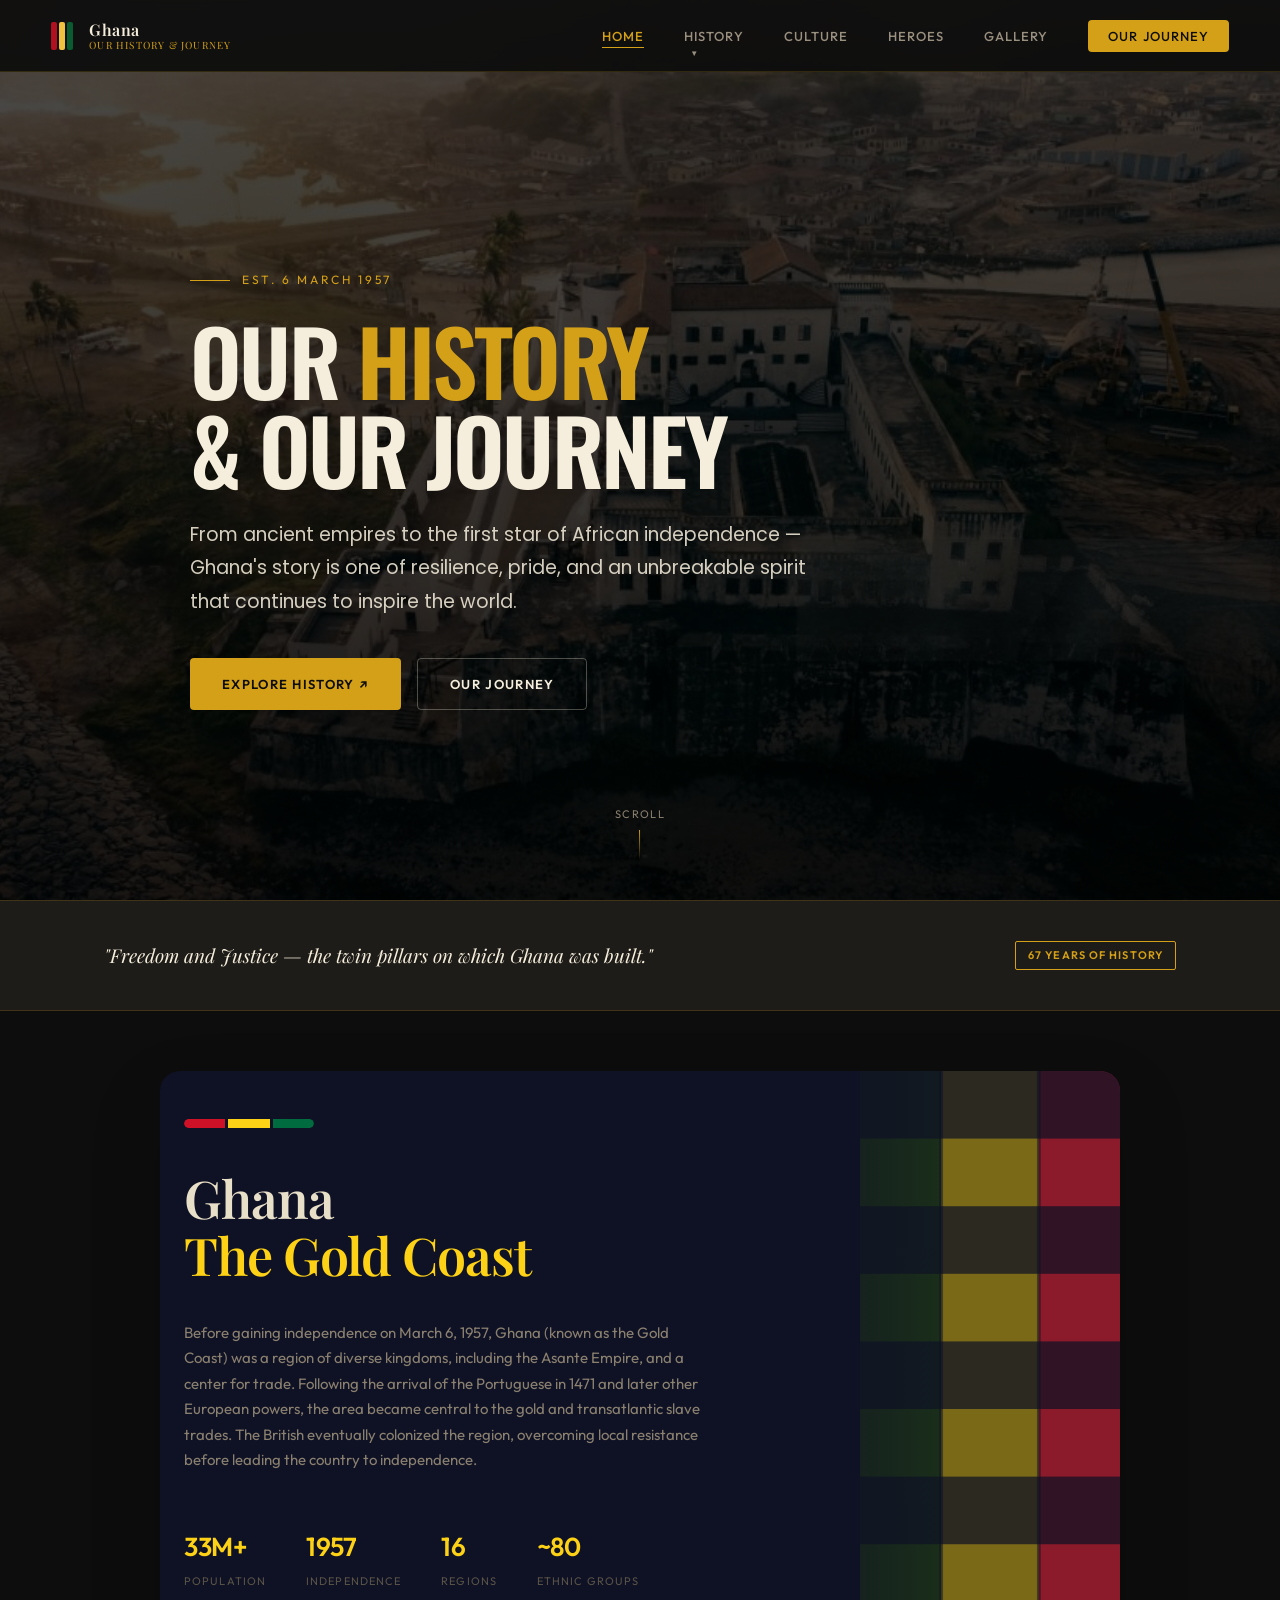
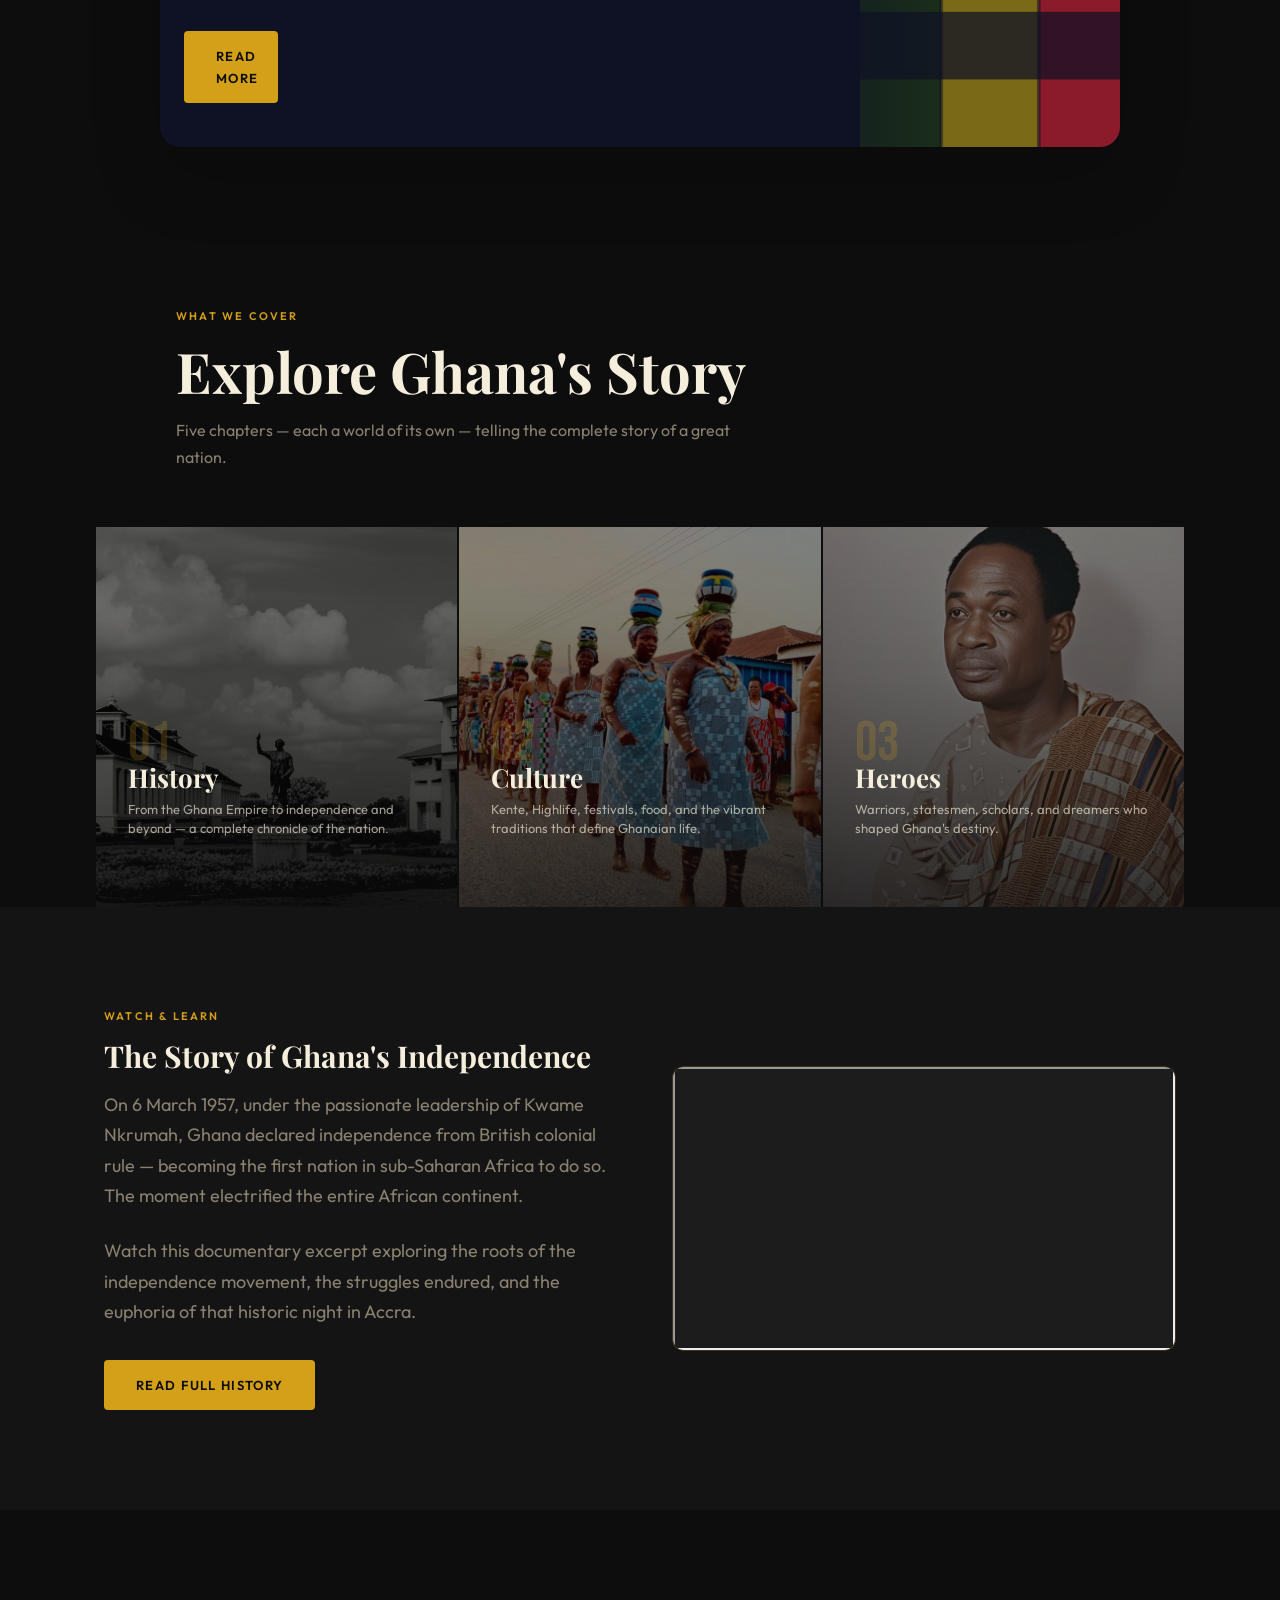
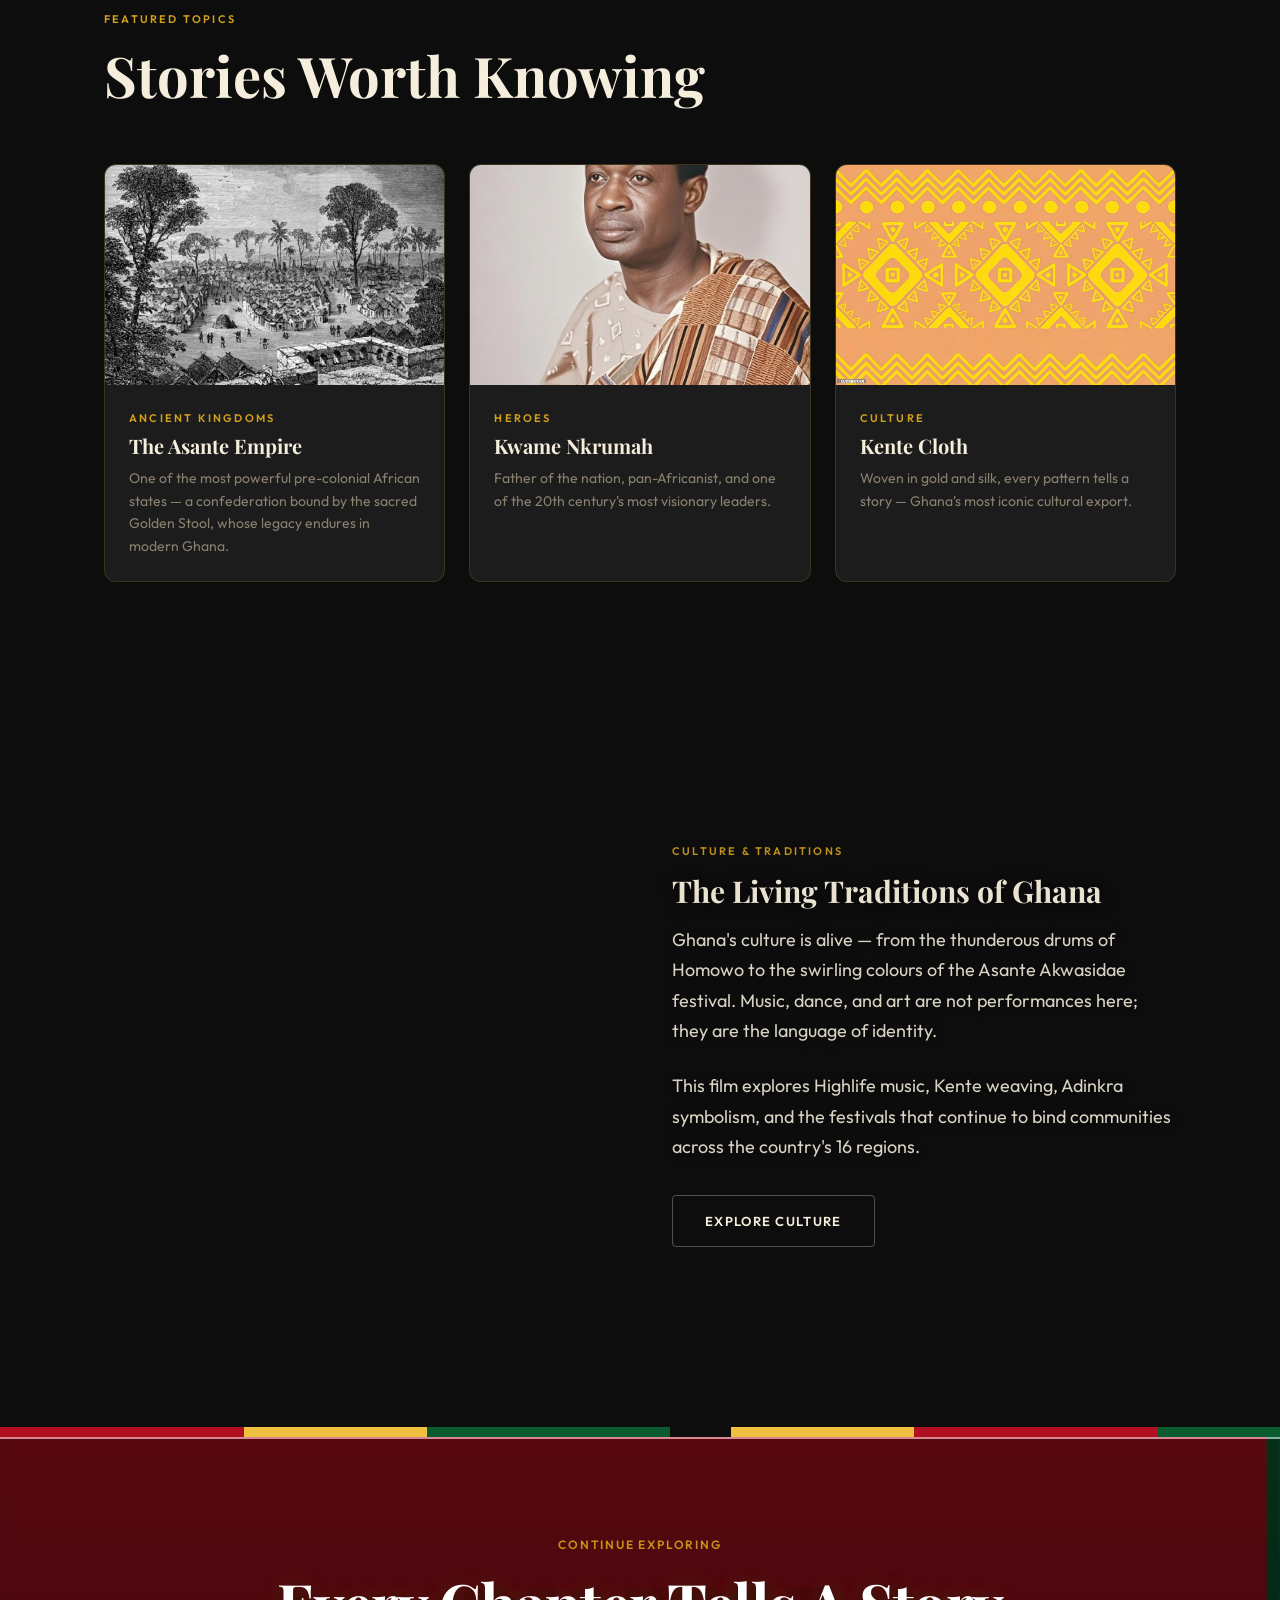
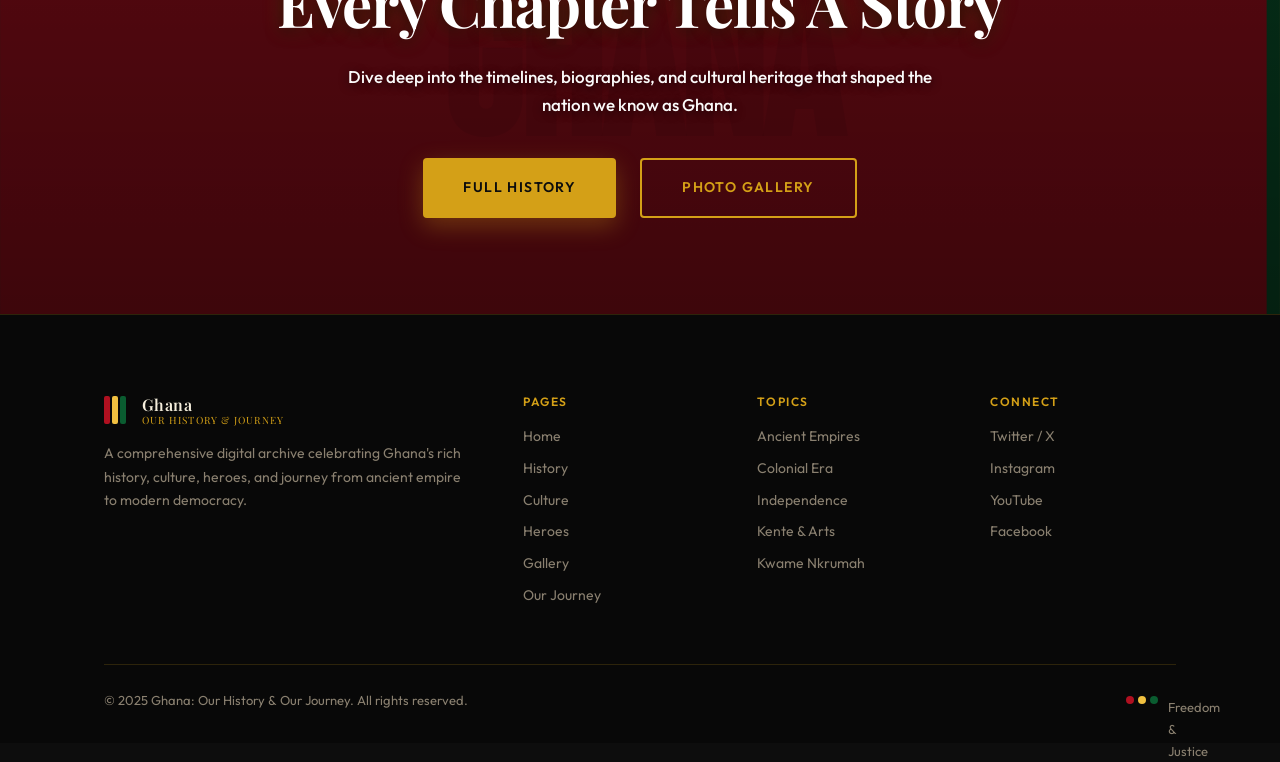
<file: index.html>
<!DOCTYPE html>
<html lang="en">

<head>
  <meta charset="UTF-8" />
  <meta name="viewport" content="width=device-width,initial-scale=1.0" />
  <title>Ghana: Our History &amp; Our Journey</title>
  <link rel="preconnect" href="https://fonts.googleapis.com">
  <link rel="preconnect" href="https://fonts.gstatic.com" crossorigin>
  <link href="https://fonts.googleapis.com/css2?family=Oswald:wght@400;500;600;700&family=Poppins:wght@300;400;500;600;700&display=swap" rel="stylesheet">
  <link rel="stylesheet" href="style.css" />
  <style>
    /* ── Hero ── */
    .hero {
      min-height: 100vh;
      display: flex;
      align-items: center;
      position: relative;
      overflow: hidden;
      padding-top: var(--nav-h);
    }

    .hero-bg {
      position: absolute;
      inset: 0;
      background-image: url('/imgaes/33f808e2-e59d-4826-84d8-d6d782deead0_istockphoto-1413476770-1024x1024.jpg');
      background-size: cover;
      background-position: center 30%;
    }

    .hero-bg::after {
      content: '';
      position: absolute;
      inset: 0;
      background: linear-gradient(180deg,
          rgba(0, 0, 0, 0.7) 0%,
          rgba(0, 0, 0, 0.75) 35%,
          rgba(0, 0, 0, 0.88) 100%),
        radial-gradient(circle at 20% 25%, rgba(212, 160, 23, 0.22), transparent 18%);
      pointer-events: none;
    }

    .hero>.container {
      padding-left: 190px;
      padding-right: 0;
      max-width: none;
      width: 100%;
    }

    .hero-content {
      position: relative;
      z-index: 1;
      max-width: 900px;
      margin: 0;
      padding-left: 0;
      text-align: left;
    }

    .hero-eyebrow {
      display: inline-flex;
      align-items: center;
      gap: 12px;
      margin-bottom: 1.5rem;
    }

    .hero-eyebrow .line {
      height: 1px;
      width: 40px;
      background: var(--gold);
    }

    .hero-eyebrow span {
      font-size: 12px;
      letter-spacing: 0.22em;
      text-transform: uppercase;
      color: var(--gold);
    }

    .hero h1 {
      font-family: 'Oswald', sans-serif;
      font-size: clamp(52px, 7vw, 96px);
      line-height: 1.0;
      margin-bottom: 1.5rem;
      letter-spacing: -0.03em;
      text-transform: uppercase;
    }

    .hero h1 em {
      font-style: normal;
      color: var(--gold);
    }

    .hero p.lead {
      font-family: 'Poppins', sans-serif;
      font-size: 19px;
      color: rgba(245, 238, 220, 0.86);
      line-height: 1.75;
      max-width: 620px;
      margin: 0 0 2.5rem;
    }

    .hero-btns {
      display: flex;
      justify-content: flex-start;
      gap: 1rem;
      flex-wrap: wrap;
    }

    .page-shell {
      display: grid;
      grid-template-columns: 1fr;
      gap: 2rem;
      align-items: start;
    }

    .overview-card {
      display: grid;
      grid-template-columns: 1fr 260px;
      gap: 0;
      background: #0f1124;
      border: none;
      border-radius: 20px;
      padding: 0;
      overflow: hidden;
      box-shadow: 0 30px 70px rgba(0, 0, 0, 0.18);
      backdrop-filter: none;
    }

    .section-sm>.container {
      width: 85%;
      max-width: none;
      margin: 0 auto;
    }

    .overview-content {
      display: flex;
      flex-direction: column;
      gap: 1rem;
      padding: 3rem 3rem 2.75rem 1.5rem;
    }

    .card-eyebrow {
      display: flex;
      width: 130px;
      height: 9px;
      border-radius: 99px;
      overflow: hidden;
      margin-bottom: 1.6rem;
      gap: 3px;
    }

    .card-eyebrow .line {
      display: none;
    }

    .card-eyebrow span {
      display: none;
    }

    .flag {
      display: flex;
      width: 130px;
      height: 9px;
      border-radius: 99px;
      overflow: hidden;
      margin-bottom: 1.6rem;
      gap: 3px;
    }

    .flag span:nth-child(1) {
      flex: 1;
      background: #ce1126;
      border-radius: 99px 0 0 99px;
    }

    .flag span:nth-child(2) {
      flex: 1;
      background: #fcd116;
    }

    .flag span:nth-child(3) {
      flex: 1;
      background: #006b3f;
      border-radius: 0 99px 99px 0;
    }

    .card-title {
      font-size: 30px;
      font-weight: 600;
      line-height: 1.1;
      margin-bottom: 1.25rem;
      letter-spacing: -1px;
      color: #e8dfc8;
      max-width: 550px;
    }

    h1 {
      font-size: 52px;
      font-weight: 600;
      line-height: 1.1;
      margin-bottom: 1.25rem;
      letter-spacing: -1px;
    }

    h1 .white {
      color: #e8dfc8;
      display: block;
    }

    h1 .gold {
      color: #fcd116;
      display: block;
    }

    .desc {
      font-size: 15px;
      color: #8a8070;
      line-height: 1.7;
      max-width: 520px;
      margin-bottom: 2.25rem;
    }

    .stats-grid {
      display: flex;
      gap: 2.5rem;
      flex-wrap: wrap;
    }

    .stats-grid .stat-item {
      background: transparent;
      border: none;
      border-radius: 0;
      padding: 0;
    }

    .stats-grid .stat-item .val {
      font-size: 22px;
      font-weight: 600;
      color: #fcd116;
      letter-spacing: -0.5px;
      margin-bottom: 0.25rem;
    }

    .stats-grid .stat-item .lbl {
      font-size: 11px;
      color: #5a5448;
      text-transform: uppercase;
      letter-spacing: 0.1em;
      margin-top: 3px;
    }

    .stats {
      display: flex;
      gap: 2.5rem;
      flex-wrap: wrap;
    }

    .stat .val {
      font-size: 26px;
      font-weight: 600;
      color: #fcd116;
      letter-spacing: -0.5px;
    }

    .stat .lbl {
      font-size: 11px;
      color: #5a5448;
      text-transform: uppercase;
      letter-spacing: 0.1em;
      margin-top: 3px;
    }

    .kente-panel {
      position: relative;
      overflow: hidden;
      background: #0f1124;
      border: none;
      box-shadow: none;
    }

    .kente {
      position: relative;
      overflow: hidden;
    }

    .kente svg {
      width: 100%;
      height: 100%;
      display: block;
    }

    .focus-section {
      background: rgba(255, 255, 255, 0.04);
      border: 1px solid rgba(255, 255, 255, 0.08);
      border-radius: 24px;
      padding: 2rem;
      display: grid;
      gap: 1.5rem;
    }

    .focus-section h3 {
      font-size: clamp(28px, 3vw, 36px);
      margin: 0;
      color: #fff;
    }

    .focus-section p {
      color: rgba(245, 238, 220, 0.84);
      line-height: 1.8;
      margin: 0;
    }

    .focus-grid {
      display: grid;
      grid-template-columns: repeat(2, minmax(0, 1fr));
      gap: 1rem;
    }

    .focus-box {
      background: rgba(255, 255, 255, 0.05);
      border: 1px solid rgba(255, 255, 255, 0.08);
      border-radius: 18px;
      padding: 1.1rem;
    }

    .focus-box strong {
      display: block;
      font-size: 1.2rem;
      color: var(--gold);
      margin-bottom: 0.5rem;
    }

    .focus-box span {
      font-size: 0.88rem;
      color: rgba(245, 238, 220, 0.78);
      letter-spacing: 0.06em;
      text-transform: uppercase;
    }

    @media (max-width: 1100px) {

      .page-shell,
      .overview-card {
        grid-template-columns: 1fr;
      }

      .kente {
        min-height: 220px;
      }

      .stats {
        grid-template-columns: repeat(2, minmax(0, 1fr));
      }
    }

    @media (max-width: 900px) {

      .page-shell,
      .overview-card {
        grid-template-columns: 1fr;
      }

      .kente {
        min-height: 260px;
      }

      .focus-grid {
        grid-template-columns: 1fr;
      }
    }

    @media (max-width: 580px) {
      .stats {
        grid-template-columns: 1fr;
      }

      .kente {
        height: 60px;
      }

      .overview-content {
        padding: 2rem 1.5rem;
      }

      h1 {
        font-size: 36px;
      }
    }

    /* Scroll indicator */
    .scroll-hint {
      position: absolute;
      bottom: 2.5rem;
      left: 50%;
      transform: translateX(-50%);
      z-index: 2;
      display: flex;
      flex-direction: column;
      align-items: center;
      gap: 6px;
      color: var(--muted);
      font-size: 11px;
      letter-spacing: 0.12em;
      text-transform: uppercase;
      animation: bounce 2s infinite;
    }

    @keyframes bounce {

      0%,
      100% {
        transform: translateX(-50%) translateY(0);
      }

      50% {
        transform: translateX(-50%) translateY(8px);
      }
    }

    .scroll-hint .arrow {
      width: 1px;
      height: 30px;
      background: linear-gradient(to bottom, var(--gold), transparent);
    }

    /* ── Intro strip ── */
    .intro-strip {
      background: var(--surface);
      border-top: 0.5px solid var(--border);
      border-bottom: 0.5px solid var(--border);
      padding: 2.5rem 0;
    }

    .intro-strip .container {
      display: flex;
      align-items: center;
      gap: 2rem;
      flex-wrap: wrap;
      justify-content: space-between;
    }

    .intro-strip p {
      font-family: var(--ff-display);
      font-size: 19px;
      font-style: italic;
      color: var(--cream);
      max-width: 700px;
      line-height: 1.5;
    }

    .intro-strip .badge {
      white-space: nowrap;
    }

    /* ── Explore sections ── */
    .explore-grid {
      display: grid;
      grid-template-columns: repeat(3, 1fr);
      gap: 2px;
      width: 85%;
      margin: 0 auto;
    }

    .explore-item {
      position: relative;
      overflow: hidden;
      cursor: pointer;
      height: 380px;
    }

    .explore-item img {
      width: 100%;
      height: 100%;
      object-fit: cover;
      transition: transform 0.6s ease;
    }

    .explore-item:hover img {
      transform: scale(1.08);
    }

    .explore-item .mask {
      position: absolute;
      inset: 0;
      background: linear-gradient(to top, rgba(13, 13, 13, 0.7) 0%, rgba(13, 13, 13, 0.2) 60%, transparent 100%);
      display: flex;
      flex-direction: column;
      justify-content: flex-end;
      padding: 2rem;
      transition: background 0.3s;
      z-index: 2;
    }

    .explore-item::before {
      content: '';
      position: absolute;
      inset: 0;
      background: rgba(0, 0, 0, 0.45);
      z-index: 1;
    }

    .explore-item:hover .mask {
      background: linear-gradient(to top, rgba(13, 13, 13, 0.97) 0%, rgba(13, 13, 13, 0.4) 60%, rgba(13, 13, 13, 0.1) 100%);
    }

    .explore-item .num {
      font-family: var(--ff-head);
      font-size: 56px;
      color: rgba(212, 160, 23, 0.2);
      line-height: 1;
      margin-bottom: -10px;
    }

    .explore-item h3 {
      font-size: 26px;
      margin-bottom: 0.4rem;
    }

    .explore-item p {
      font-size: 13px;
      color: rgba(245, 238, 220, 0.65);
      line-height: 1.5;
      margin-bottom: 1rem;
    }

    .explore-item .arrow-link {
      font-size: 12px;
      font-weight: 600;
      letter-spacing: 0.1em;
      text-transform: uppercase;
      color: var(--gold);
      display: flex;
      align-items: center;
      gap: 6px;
      opacity: 0;
      transform: translateY(8px);
      transition: all 0.3s;
    }

    .explore-item:hover .arrow-link {
      opacity: 1;
      transform: translateY(0);
    }

    /* ── Featured video ── */
    .video-section {
      background: var(--dark2);
    }

    .video-layout {
      display: grid;
      grid-template-columns: 1fr 1fr;
      gap: 4rem;
      align-items: center;
    }

    .video-layout h2 {
      font-size: 30px;
      margin-bottom: 1rem;
      max-width: 600px;
      line-height: 1.2;
    }

    .video-layout p {
      color: var(--muted);
      line-height: 1.7;
      margin-bottom: 1.5rem;
      font-size: 18px;
    }

    /* ── Latest highlights ── */
    .highlight-row {
      display: grid;
      grid-template-columns: repeat(3, 1fr);
      gap: 1.5rem;
      align-items: stretch;
    }

    .highlight-main {
      grid-row: span 1;
    }

    .highlight-main .card-img {
      height: 220px;
    }

    .highlight-row .card {
      display: flex;
      flex-direction: column;
      min-height: 100%;
    }

    .highlight-row .card-body {
      flex: 1;
    }

    .highlight-row .card-img {
      height: 220px;
    }

    /* ── CTA banner ── */
    @keyframes wavingFlag {
      0% {
        background-position: 0% 0%, 100% 0%, 0% 0%;
      }
      25% {
        background-position: -20% 30%, 80% 30%, 20% 30%;
      }
      50% {
        background-position: -40% 0%, 60% 0%, -40% 0%;
      }
      75% {
        background-position: -20% -30%, 40% -30%, -20% -30%;
      }
      100% {
        background-position: 0% 0%, 100% 0%, 0% 0%;
      }
    }

    .cta-banner {
      background: 
        linear-gradient(90deg, var(--red) 0%, var(--red) 33%, transparent 33%, transparent 100%),
        linear-gradient(90deg, var(--gold2) 33%, var(--gold2) 66%, transparent 66%, transparent 100%),
        linear-gradient(90deg, var(--green) 66%, var(--green) 100%);
      background-size: 300% 300%, 300% 300%, 300% 300%;
      background-position: 0% 0%, 100% 0%, 0% 0%;
      padding: 6rem 0;
      text-align: center;
      position: relative;
      overflow: hidden;
      border-top: 2px solid rgba(255, 255, 255, 0.5);
      animation: wavingFlag 4s ease-in-out infinite;
    }

    .cta-banner::before {
      content: 'GHANA';
      position: absolute;
      top: 50%;
      left: 50%;
      transform: translate(-50%, -50%);
      font-family: var(--ff-head);
      font-size: 200px;
      white-space: nowrap;
      pointer-events: none;
      letter-spacing: -2px;
      font-weight: bold;
      color: rgba(0, 0, 0, 0.08);
    }

    .cta-banner::after {
      content: '';
      position: absolute;
      inset: 0;
      background: linear-gradient(to bottom, rgba(0, 0, 0, 0.5), rgba(0, 0, 0, 0.65));
      pointer-events: none;
      z-index: 1;
    }

    .cta-banner h2 {
      font-size: clamp(32px, 5vw, 60px);
      margin-bottom: 1.5rem;
      position: relative;
      z-index: 2;
      font-weight: 700;
      letter-spacing: -1px;
      color: #fff;
      text-shadow: 0 3px 15px rgba(0, 0, 0, 0.7), 0 0 20px rgba(212, 160, 23, 0.3);
    }

    .cta-banner p {
      font-size: 17px;
      color: rgba(255, 255, 255, 0.98);
      max-width: 600px;
      margin: 0 auto 2.5rem;
      position: relative;
      z-index: 2;
      line-height: 1.6;
      text-shadow: 0 2px 10px rgba(0, 0, 0, 0.6);
      font-weight: 500;
    }

    @media (max-width: 768px) {
      .explore-grid {
        grid-template-columns: 1fr;
      }

      .video-layout {
        grid-template-columns: 1fr;
      }

      .highlight-row {
        grid-template-columns: 1fr;
      }

      .highlight-main {
        grid-row: span 1;
      }
    }
  </style>
</head>

<body>

  <!-- NAV -->
  <nav>
    <a href="index.html" class="nav-logo">
      <div class="flag-bar"><span></span><span></span><span></span></div>
      <div class="logo-text">Ghana<span>Our History &amp; Journey</span></div>
    </a>
    <ul class="nav-links">
      <li><a href="index.html">Home</a></li>
      <li class="nav-dropdown">
        <a href="history.html">History</a>
        <div class="dropdown-menu">
          <a href="ancient-empires.html">Ancient Empires</a>
          <a href="akan-kingdoms.html">Akan Kingdoms</a>
          <a href="asante-empire.html">Asante Empire</a>
          <a href="colonial-era.html">Colonial Era</a>
          <a href="independence.html">Independence</a>
          <a href="republic.html">The Republic</a>
        </div>
      </li>
      <li><a href="culture.html">Culture</a></li>
      <li><a href="heroes.html">Heroes</a></li>
      <li><a href="gallery.html">Gallery</a></li>
      <li><a href="journey.html" class="nav-cta">Our Journey</a></li>
    </ul>
    <div class="hamburger" id="hamburger"><span></span><span></span><span></span></div>
  </nav>
  <div class="mobile-menu" id="mobile-menu">
    <a href="index.html">Home</a>
    <div class="mobile-dropdown">
      <a href="history.html" class="mobile-dropdown-toggle">History</a>
      <div class="mobile-dropdown-menu">
        <a href="ancient-empires.html">Ancient Empires</a>
        <a href="akan-kingdoms.html">Akan Kingdoms</a>
        <a href="asante-empire.html">Asante Empire</a>
        <a href="colonial-era.html">Colonial Era</a>
        <a href="independence.html">Independence</a>
        <a href="republic.html">The Republic</a>
      </div>
    </div>
    <a href="culture.html">Culture</a>
    <a href="heroes.html">Heroes</a>
    <a href="gallery.html">Gallery</a>
    <a href="journey.html">Our Journey</a>
  </div>

  <!-- HERO -->
  <section class="hero">
    <div class="hero-bg"></div>
    <div class="container">
      <div class="hero-content">
        <div class="hero-eyebrow fade-in delay-1">
          <div class="line"></div>
          <span>Est. 6 March 1957</span>
        </div>
        <h1 class="fade-up delay-2">Our <em>History</em><br>&amp; Our Journey</h1>
        <p class="lead fade-up delay-3">From ancient empires to the first star of African independence — Ghana's story
          is one of resilience, pride, and an unbreakable spirit that continues to inspire the world.</p>
        <div class="hero-btns fade-up delay-4">
          <a href="history.html" class="btn btn-gold">Explore History ↗</a>
          <a href="journey.html" class="btn btn-outline">Our Journey</a>
        </div>
      </div>
    </div>
    <div class="scroll-hint">
      <span>Scroll</span>
      <div class="arrow"></div>
    </div>
  </section>

  <!-- INTRO STRIP -->
  <div class="intro-strip">
    <div class="container">
      <p>"Freedom and Justice — the twin pillars on which Ghana was built."</p>
      <div class="badge">67 years of history</div>
    </div>
  </div>

  <!-- SECOND SECTION -->
  <section class="section-sm">
    <div class="container">
      <div class="page-shell" data-reveal>
        <div class="overview-card">
          <div class="overview-content">
            <div class="flag">
              <span></span><span></span><span></span>
            </div>
            <h1>
              <span class="white">Ghana</span>
              <span class="gold">The Gold Coast</span>
            </h1>
            <p class="desc">
              Before gaining independence on March 6, 1957, Ghana (known as the Gold Coast) was a region of diverse
              kingdoms, including the Asante Empire, and a center for trade. Following the arrival of the Portuguese in
              1471 and later other European powers, the area became central to the gold and transatlantic slave trades.
              The British eventually colonized the region, overcoming local resistance before leading the country to
              independence.
            </p>
            <div class="stats">
              <div class="stat">
                <div class="val">33M+</div>
                <div class="lbl">Population</div>
              </div>
              <div class="stat">
                <div class="val">1957</div>
                <div class="lbl">Independence</div>
              </div>
              <div class="stat">
                <div class="val">16</div>
                <div class="lbl">Regions</div>
              </div>
              <div class="stat">
                <div class="val">~80</div>
                <div class="lbl">Ethnic Groups</div>
              </div>
            </div>
            <a href="history.html" class="btn btn-gold" style="margin-top: 1.5rem; width: 15%;">Read More</a>
          </div>
          <div class="kente">
            <svg viewBox="0 0 260 360" xmlns="http://www.w3.org/2000/svg" preserveAspectRatio="xMidYMid slice"
              width="260" height="100%">
              <rect x="0" y="0" width="52" height="360" fill="#8b1a2a" />
              <rect x="52" y="0" width="52" height="360" fill="#1a2e1a" />
              <rect x="104" y="0" width="52" height="360" fill="#7a6a18" />
              <rect x="156" y="0" width="52" height="360" fill="#8b1a2a" />
              <rect x="208" y="0" width="52" height="360" fill="#1a2e1a" />
              <rect x="0" y="0" width="260" height="36" fill="#0f1124" opacity="0.72" />
              <rect x="0" y="72" width="260" height="36" fill="#0f1124" opacity="0.72" />
              <rect x="0" y="144" width="260" height="36" fill="#0f1124" opacity="0.72" />
              <rect x="0" y="216" width="260" height="36" fill="#0f1124" opacity="0.72" />
              <rect x="0" y="288" width="260" height="36" fill="#0f1124" opacity="0.72" />
              <rect x="51" y="0" width="2" height="360" fill="#0f1124" opacity="0.5" />
              <rect x="103" y="0" width="2" height="360" fill="#0f1124" opacity="0.5" />
              <rect x="155" y="0" width="2" height="360" fill="#0f1124" opacity="0.5" />
              <rect x="207" y="0" width="2" height="360" fill="#0f1124" opacity="0.5" />
              <defs>
                <linearGradient id="fade" x1="0" y1="0" x2="1" y2="0">
                  <stop offset="0%" stop-color="#0f1124" stop-opacity="1" />
                  <stop offset="40%" stop-color="#0f1124" stop-opacity="0" />
                </linearGradient>
              </defs>
              <rect x="0" y="0" width="260" height="360" fill="url(#fade)" />
            </svg>
          </div>
        </div>
      </div>
    </div>
  </section>

  <!-- EXPLORE SECTIONS -->
  <section style="padding-top: 100px;">
    <div class="container" style="margin-bottom:1.5rem; margin-left: 7rem; margin-right: auto; text-align: left;">
      <div class="section-title" data-reveal style="text-align: left; display: flex; flex-direction: column; align-items: flex-start;">
        <span class="overline">What we cover</span>
        <h2>Explore Ghana's Story</h2>
        <p>Five chapters — each a world of its own — telling the complete story of a great nation.</p>
      </div>
    </div>
    <div class="explore-grid">
      <a href="history.html" class="explore-item">
        <img src="/imgaes/history.jpg"
          alt="Elmina Castle" />
        <div class="mask">
          <div class="num">01</div>
          <h3>History</h3>
          <p>From the Ghana Empire to independence and beyond — a complete chronicle of the nation.</p>
          <span class="arrow-link">Discover →</span>
        </div>
      </a>
      <a href="culture.html" class="explore-item">
        <img
          src="/imgaes/9147194.jpg"
          alt="Kente cloth" />
        <div class="mask">
          <div class="num">02</div>
          <h3>Culture</h3>
          <p>Kente, Highlife, festivals, food, and the vibrant traditions that define Ghanaian life.</p>
          <span class="arrow-link">Discover →</span>
        </div>
      </a>
      <a href="heroes.html" class="explore-item">
        <img
          src="/imgaes/AI Eraser_image.png"
          alt="Kwame Nkrumah" />
        <div class="mask">
          <div class="num">03</div>
          <h3>Heroes</h3>
          <p>Warriors, statesmen, scholars, and dreamers who shaped Ghana's destiny.</p>
          <span class="arrow-link">Discover →</span>
        </div>
      </a>
    </div>
  </section>

  <!-- FEATURED VIDEO -->
  <section class="section video-section">
    <div class="container">
      <div class="video-layout" data-reveal>
        <div>
          <span class="overline">Watch &amp; Learn</span>
          <h2>The Story of Ghana's Independence</h2>
          <p>On 6 March 1957, under the passionate leadership of Kwame Nkrumah, Ghana declared independence from British
            colonial rule — becoming the first nation in sub-Saharan Africa to do so. The moment electrified the entire
            African continent.</p>
          <p>Watch this documentary excerpt exploring the roots of the independence movement, the struggles endured, and
            the euphoria of that historic night in Accra.</p>
          <a href="independence.html" class="btn btn-gold" style="margin-top:0.5rem;">Read Full History</a>
        </div>
        <div class="video-wrapper">
          <iframe width="420" height="315" src="https://www.youtube.com/embed/wOEdJDdz690"></iframe>
        </div>
      </div>
    </div>
  </section>

  <!-- HIGHLIGHT CARDS -->
  <section class="section">
    <div class="container">
      <div class="section-title" data-reveal>
        <span class="overline">Featured Topics</span>
        <h2>Stories Worth Knowing</h2>
      </div>
      <div class="highlight-row">
        <a href="history.html#asante" class="card highlight-main" data-reveal>
          <div class="card-img"><img
              src="imgaes/empire.jpg"
              alt="Asante Kingdom" /></div>
          <div class="card-body">
            <span class="overline">Ancient Kingdoms</span>
            <h3>The Asante Empire</h3>
            <p>One of the most powerful pre-colonial African states — a confederation bound by the sacred Golden Stool,
              whose legacy endures in modern Ghana.</p>
          </div>
        </a>
        <a href="heroes.html#nkrumah" class="card" data-reveal>
          <div class="card-img"><img
              src="imgaes/AI Eraser_image.png"
              alt="Kwame Nkrumah" /></div>
          <div class="card-body">
            <span class="overline">Heroes</span>
            <h3>Kwame Nkrumah</h3>
            <p>Father of the nation, pan-Africanist, and one of the 20th century's most visionary leaders.</p>
          </div>
        </a>
        <a href="culture.html#kente" class="card" data-reveal>
          <div class="card-img"><img
              src="imgaes/african culture.png"
              alt="Kente cloth" /></div>
          <div class="card-body">
            <span class="overline">Culture</span>
            <h3>Kente Cloth</h3>
            <p>Woven in gold and silk, every pattern tells a story — Ghana's most iconic cultural export.</p>
          </div>
        </a>
      </div>
    </div>
  </section>

  <!-- SECOND VIDEO: Ghana Culture -->
  <section class="section" style="background: linear-gradient(rgba(0, 0, 0, 0.85), rgba(0, 0, 0, 0.85)), url('imgaes/african culture.png'); background-size: cover; background-position: center; background-attachment: fixed; padding-top: 160px; padding-bottom: 180px;">
    <div class="container">
      <div class="video-layout" style="direction: rtl;" data-reveal>
        <div style="direction:ltr;">
          <span class="overline" style="color: rgba(212, 160, 23, 0.9);">Culture &amp; Traditions</span>
          <h2 style="color: rgba(245, 238, 220, 0.95); text-shadow: 0 2px 14px rgba(0, 0, 0, 0.8);">The Living Traditions of Ghana</h2>
          <p style="color: rgba(245, 238, 220, 0.88); text-shadow: 0 1px 8px rgba(0, 0, 0, 0.7);">Ghana's culture is alive — from the thunderous drums of Homowo to the swirling colours of the Asante
            Akwasidae festival. Music, dance, and art are not performances here; they are the language of identity.</p>
          <p style="color: rgba(245, 238, 220, 0.88); text-shadow: 0 1px 8px rgba(0, 0, 0, 0.7);">This film explores Highlife music, Kente weaving, Adinkra symbolism, and the festivals that continue to
            bind communities across the country's 16 regions.</p>
          <a href="culture.html" class="btn btn-outline" style="margin-top:0.5rem;">Explore Culture</a>
        </div>
        <!-- 
        <div class="video-wrapper">
          <iframe width="420" height="315" src="https://www.youtube.com/embed/KpIxMSyfHUY"></iframe>
        </div>
        -->
      </div>
    </div>
  </section>

  <!-- KENTE BANNER -->
  <div style="height:10px; display:flex; overflow:hidden;">
    <div style="flex:4;background:var(--red);"></div>
    <div style="flex:3;background:var(--gold2);"></div>
    <div style="flex:4;background:var(--green);"></div>
    <div style="flex:1;background:#0d0d0d;"></div>
    <div style="flex:3;background:var(--gold2);"></div>
    <div style="flex:4;background:var(--red);"></div>
    <div style="flex:2;background:var(--green);"></div>
  </div>

  <!-- CTA BANNER -->
  <section class="cta-banner">
    <div class="container" style="position: relative; z-index: 2;">
      <span class="overline" style="color: rgba(212, 160, 23, 0.9); font-size: 12px; letter-spacing: 0.15em;">Continue Exploring</span>
      <h2 style="color: #fff; text-transform: capitalize;">Every Chapter Tells a Story</h2>
      <p>Dive deep into the timelines, biographies, and cultural heritage that shaped the nation we know as Ghana.</p>
      <div style="display:flex; gap:1.5rem; justify-content:center; flex-wrap:wrap; margin-top: 2.5rem;">
        <a href="history.html" class="btn btn-gold" style="padding: 16px 40px; font-size: 14px; box-shadow: 0 8px 24px rgba(212, 160, 23, 0.3); transition: all 0.3s;">Full History</a>
        <a href="gallery.html" class="btn btn-outline" style="padding: 16px 40px; font-size: 14px; border: 2px solid var(--gold); color: var(--gold); transition: all 0.3s;">Photo Gallery</a>
      </div>
    </div>
  </section>

  <!-- FOOTER -->
  <footer>
    <div class="container">
      <div class="footer-grid">
        <div class="footer-brand">
          <div class="nav-logo">
            <div class="flag-bar"><span></span><span></span><span></span></div>
            <div class="logo-text">Ghana<span>Our History &amp; Journey</span></div>
          </div>
          <p>A comprehensive digital archive celebrating Ghana's rich history, culture, heroes, and journey from ancient
            empire to modern democracy.</p>
        </div>
        <div class="footer-col">
          <h4>Pages</h4>
          <a href="index.html">Home</a>
          <a href="history.html">History</a>
          <a href="culture.html">Culture</a>
          <a href="heroes.html">Heroes</a>
          <a href="gallery.html">Gallery</a>
          <a href="journey.html">Our Journey</a>
        </div>
        <div class="footer-col">
          <h4>Topics</h4>
          <a href="history.html#empires">Ancient Empires</a>
          <a href="history.html#colonial">Colonial Era</a>
          <a href="history.html#independence">Independence</a>
          <a href="culture.html#kente">Kente &amp; Arts</a>
          <a href="heroes.html#nkrumah">Kwame Nkrumah</a>
        </div>
        <div class="footer-col">
          <h4>Connect</h4>
          <a href="#">Twitter / X</a>
          <a href="#">Instagram</a>
          <a href="#">YouTube</a>
          <a href="#">Facebook</a>
        </div>
      </div>
      <div class="footer-bottom">
        <span>© 2025 Ghana: Our History &amp; Our Journey. All rights reserved.</span>
        <div class="tricolour">
          <span style="background:var(--red);"></span>
          <span style="background:var(--gold2);"></span>
          <span style="background:var(--green);"></span>
          <span style="margin-left:6px; color:var(--muted);">Freedom &amp; Justice</span>
        </div>
      </div>
    </div>
  </footer>

  <script src="main.js"></script>
</body>

</html>
</file>
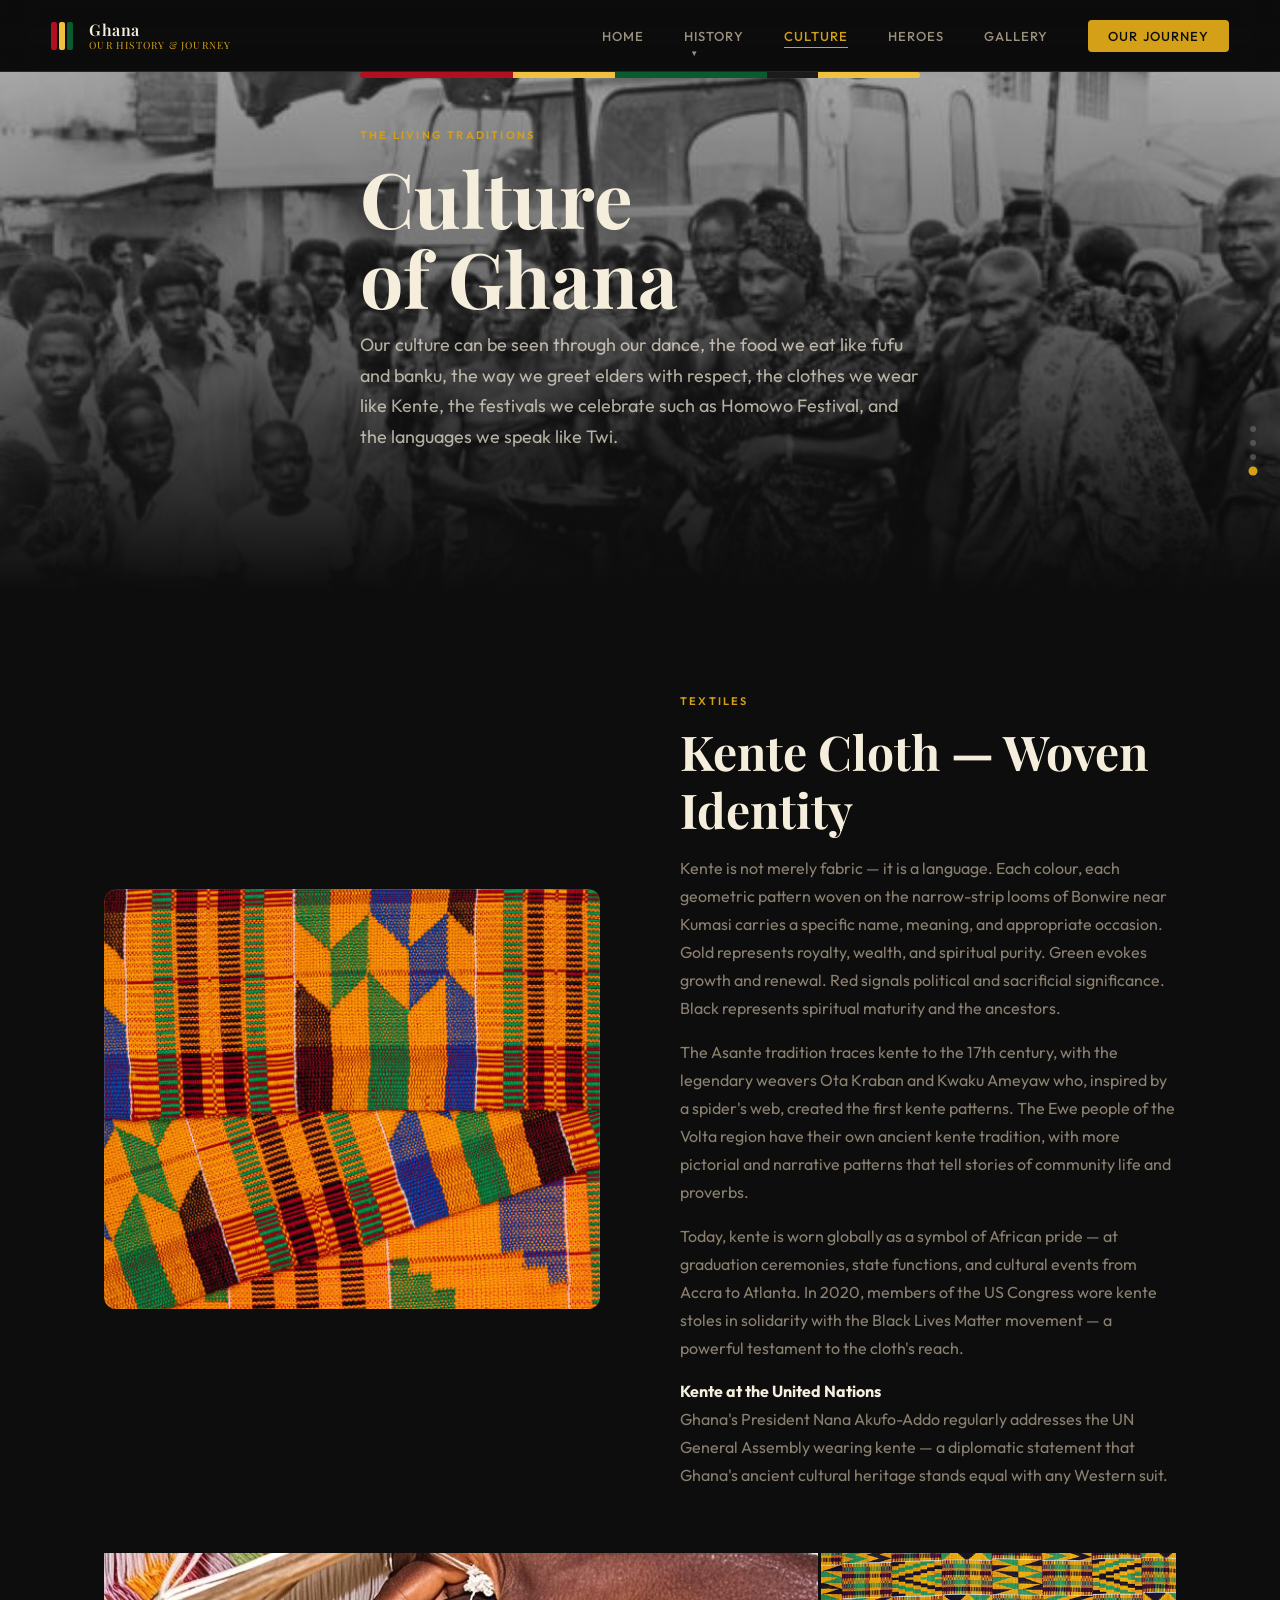
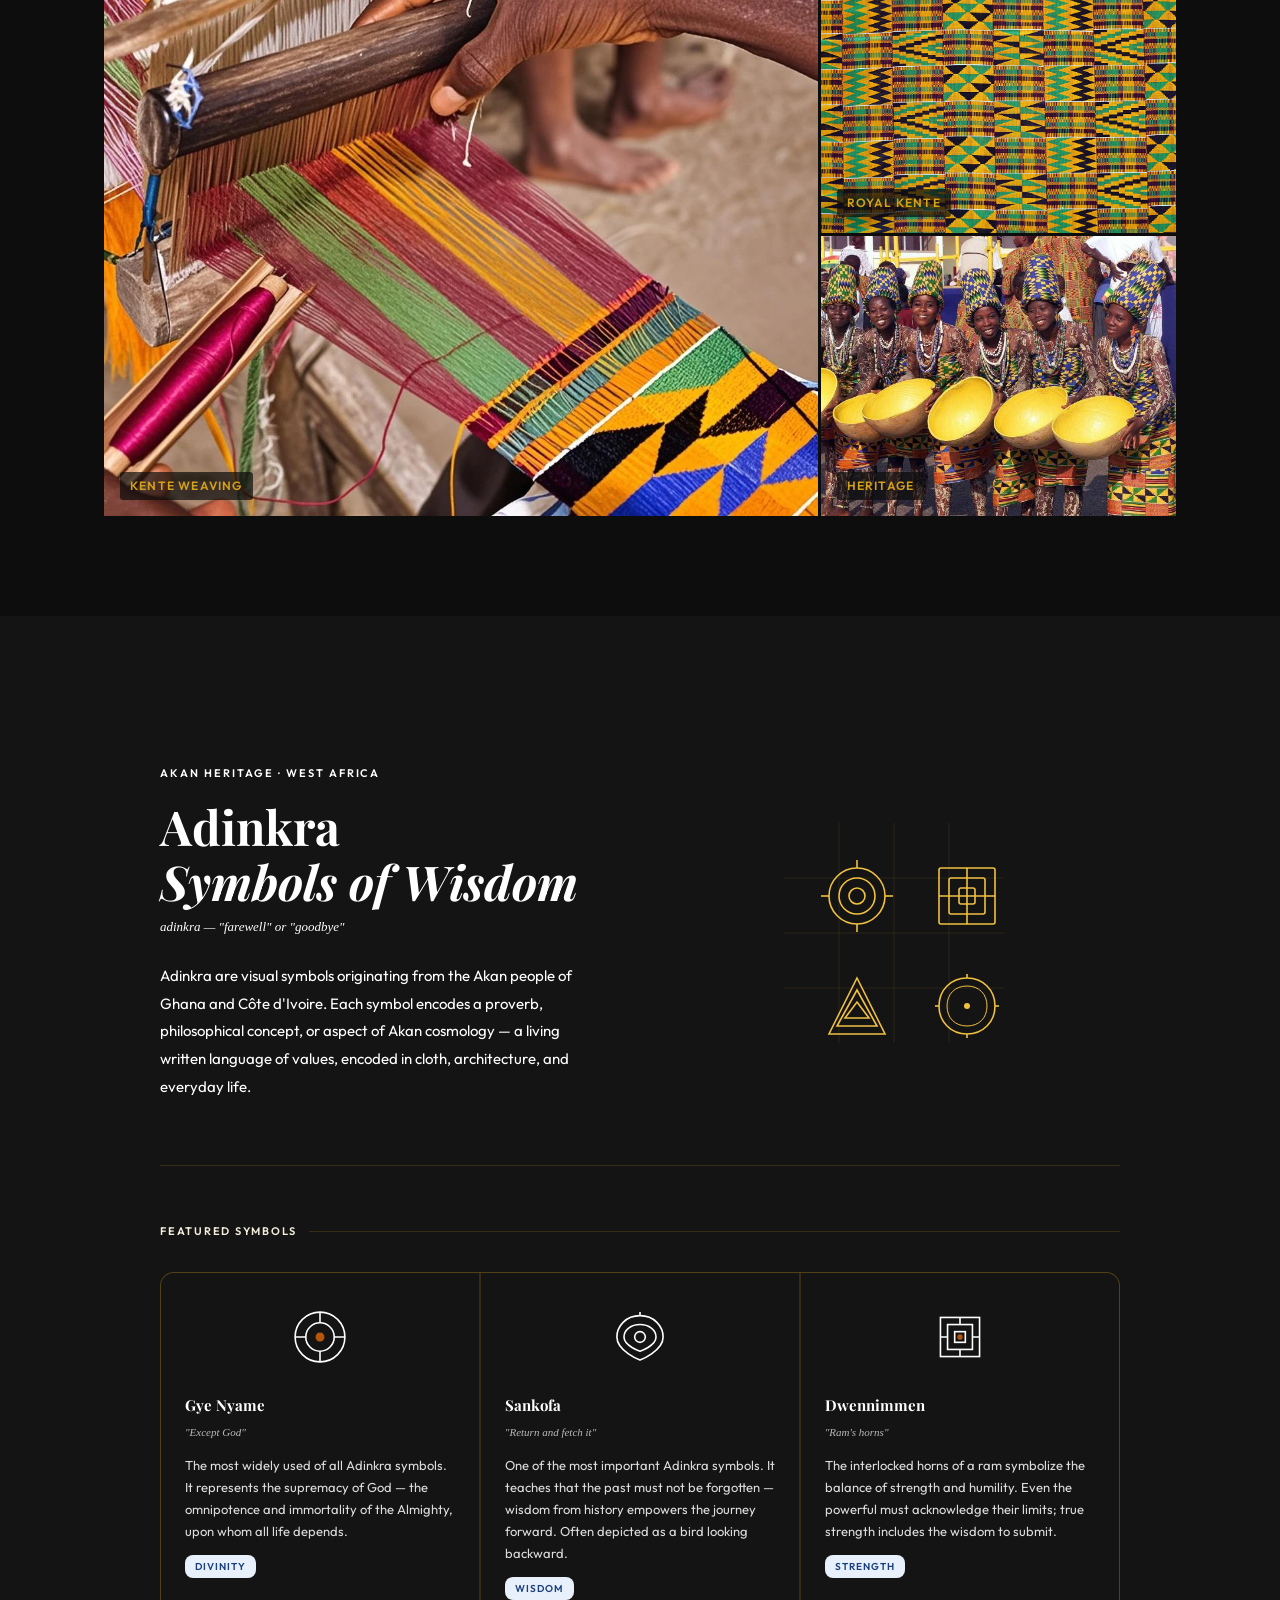
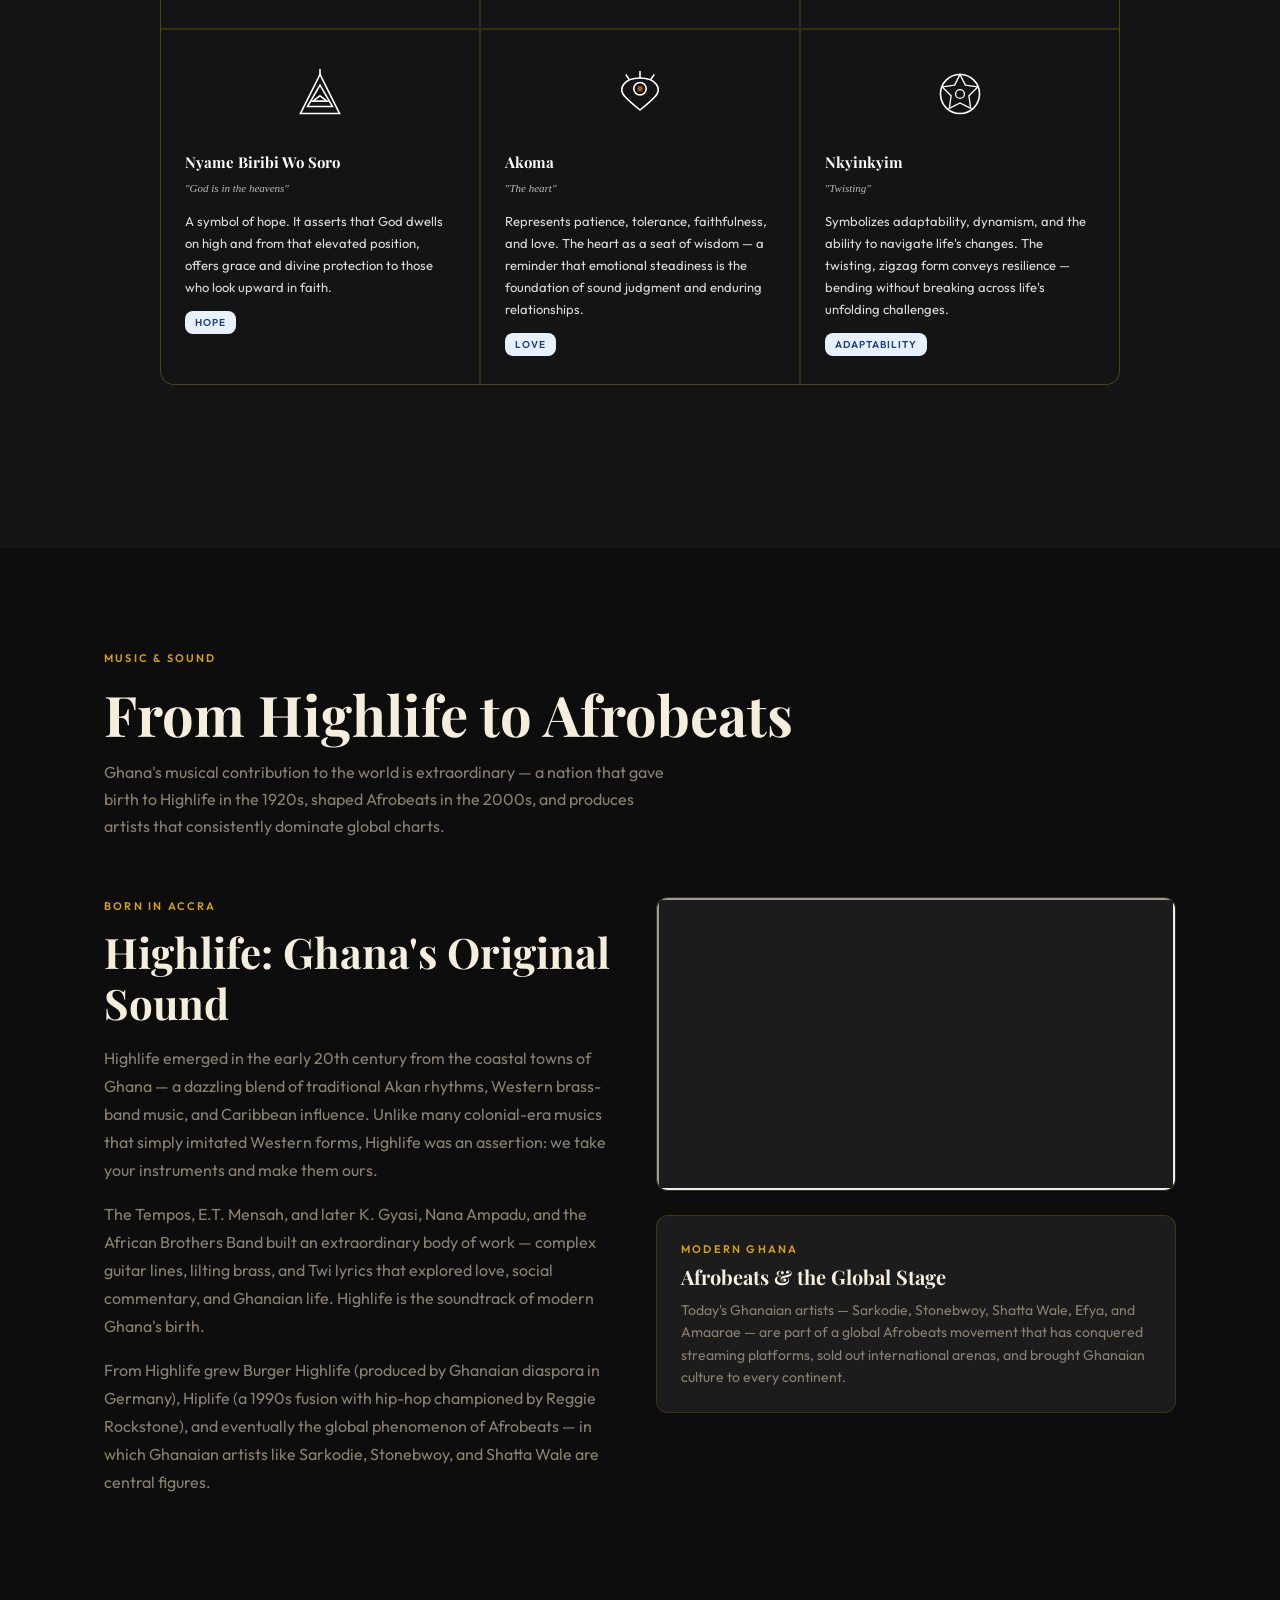
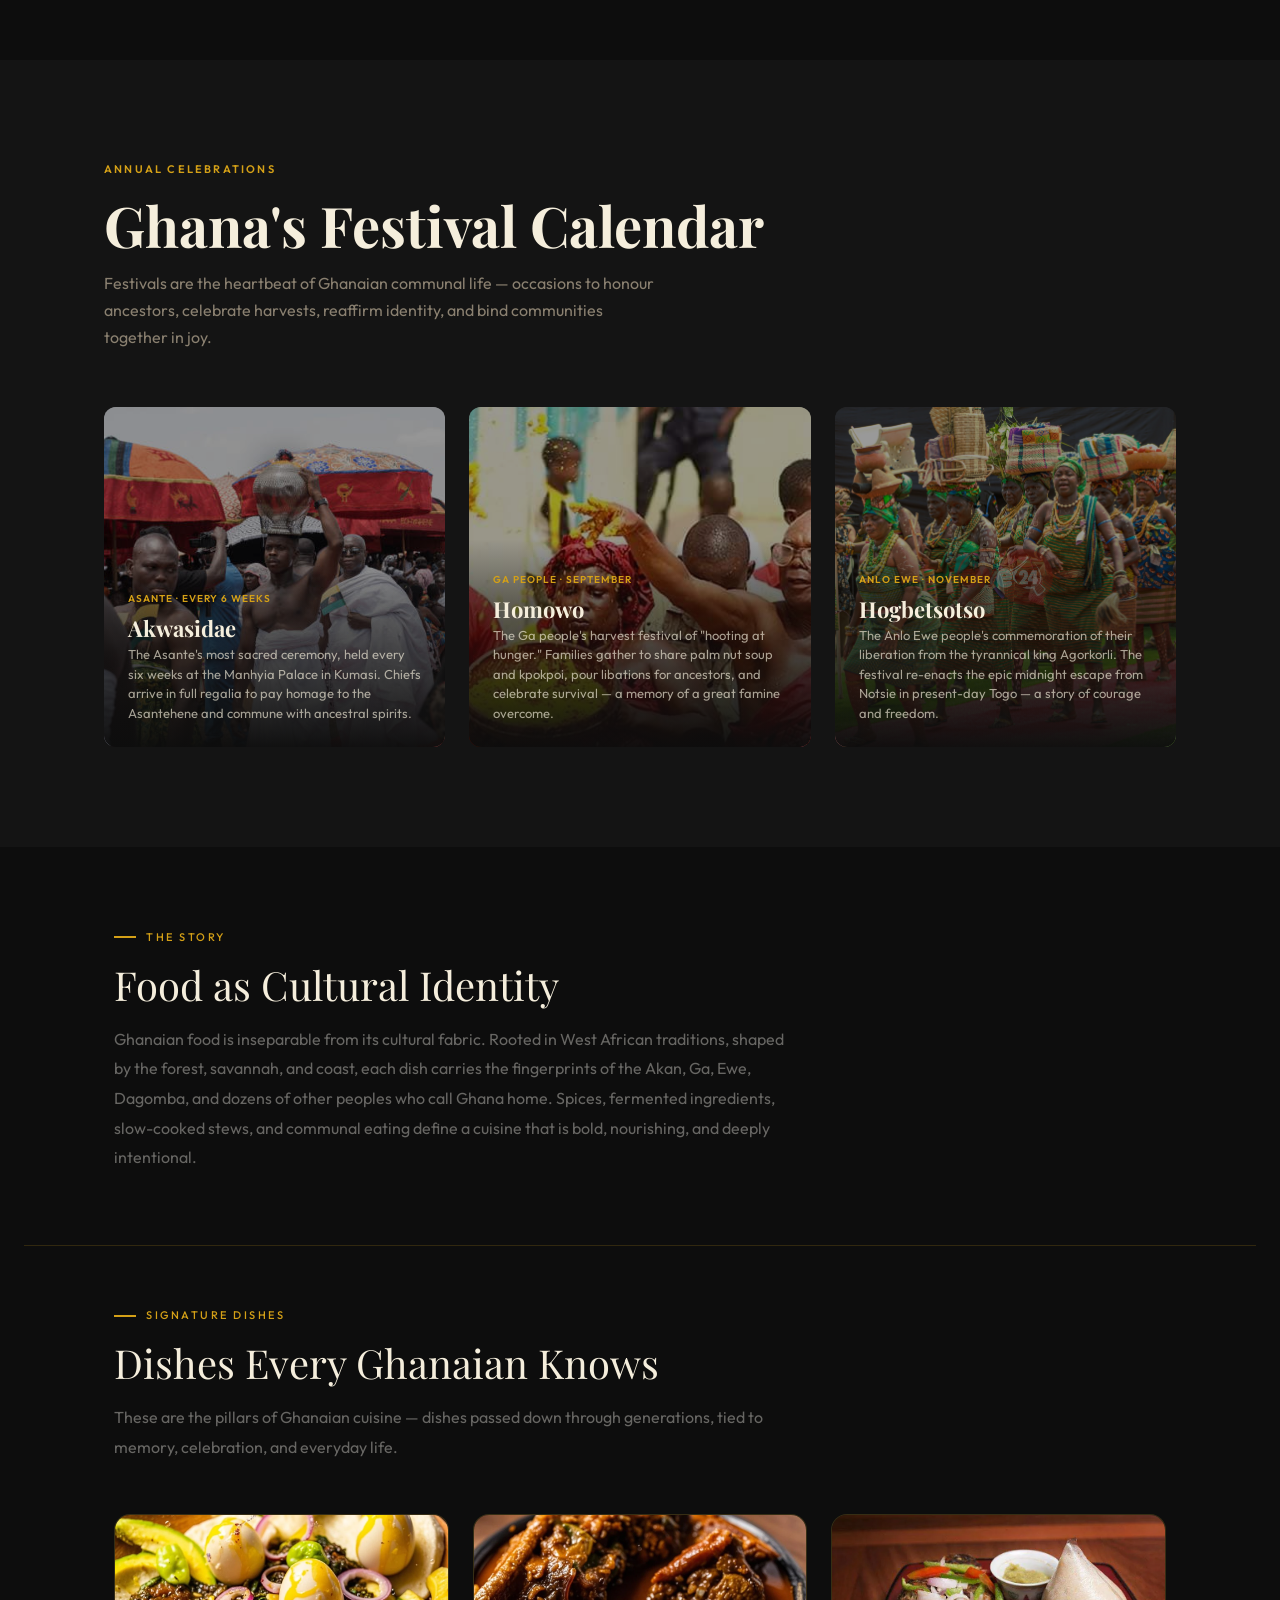
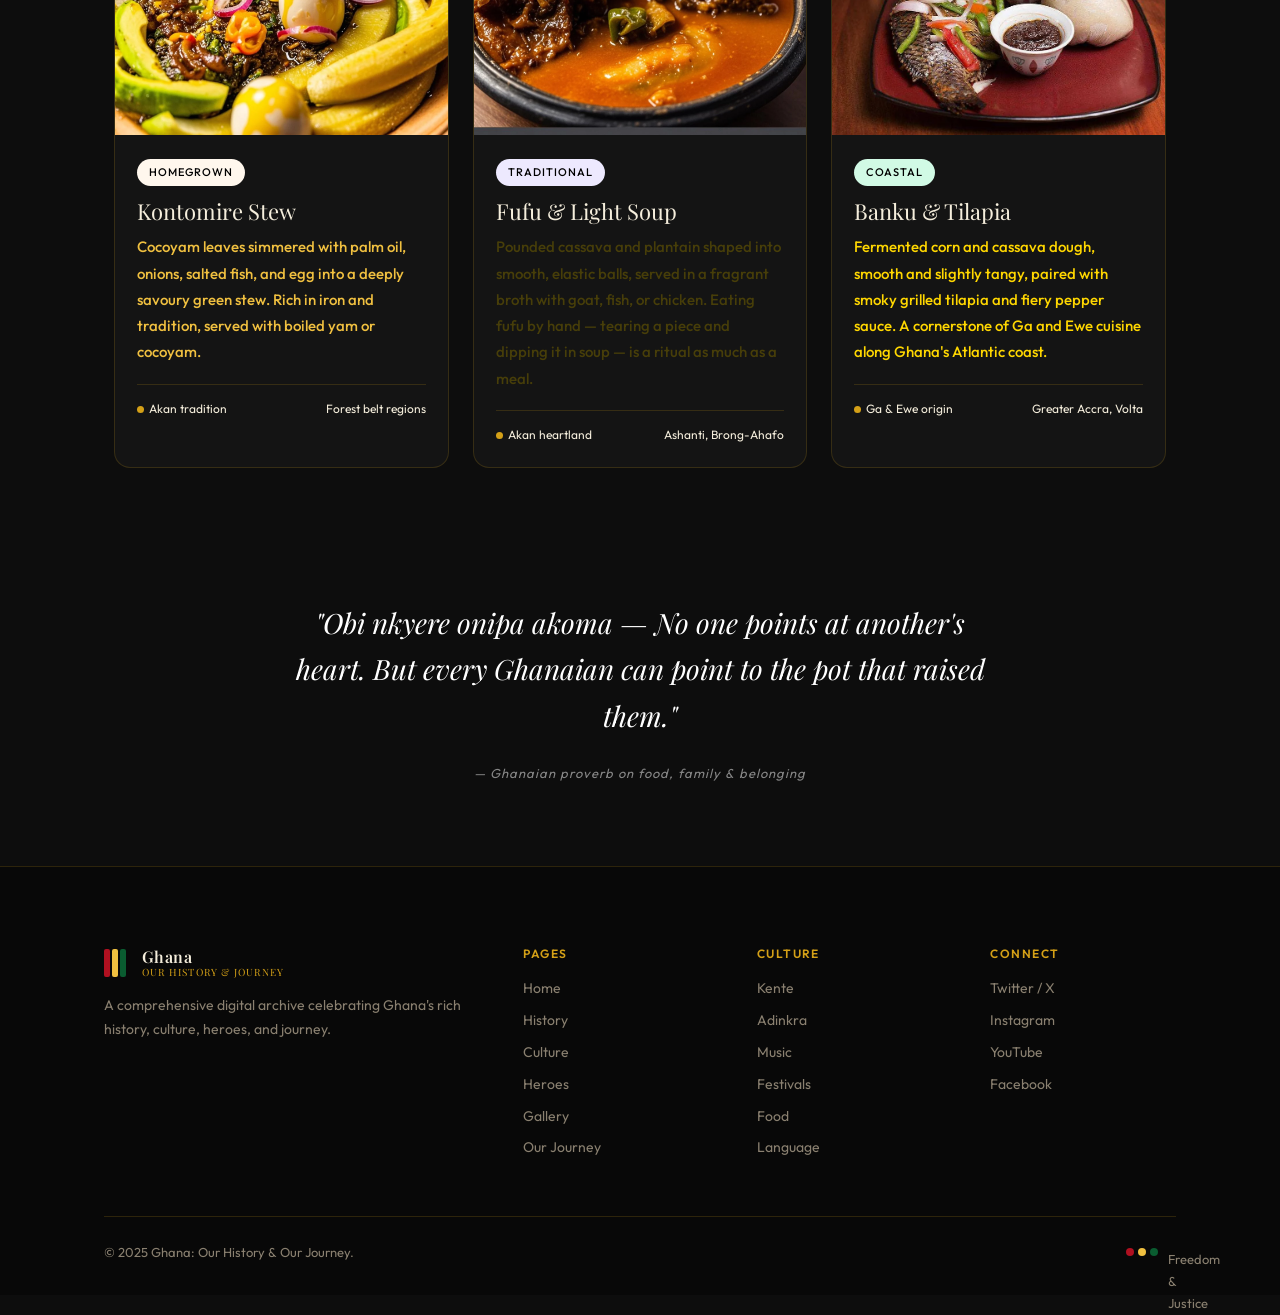
<file: culture.html>
<!DOCTYPE html>
<html lang="en">

<head>
  <meta charset="UTF-8" />
  <meta name="viewport" content="width=device-width,initial-scale=1.0" />
  <title>Culture of Ghana — Our History &amp; Our Journey</title>
  <link rel="stylesheet" href="style.css" />
  <style>
    .adinkra-root { max-width: 960px; margin: 0 auto; }
    .hero { display: grid; grid-template-columns: 1fr 1fr; gap: 3.5rem; align-items: center; padding: 3rem 0 4rem; border-bottom: 0.5px solid var(--border); margin-bottom: 3.5rem; }
    .hero-eyebrow { font-size: 11px; font-weight: 600; letter-spacing: 0.18em; text-transform: uppercase; color: #fff; margin-bottom: 1rem; }
    .hero-title { font-family: 'Playfair Display', serif; font-size: clamp(2.2rem, 4vw, 3rem); font-weight: 700; line-height: 1.15; margin-bottom: 0.4rem; color: #fff; }
    .hero-subtitle { font-family: 'Libre Baskerville', serif; font-size: 13px; font-style: italic; color: #fff; margin-bottom: 1.5rem; }
    .hero-body { font-size: 15px; line-height: 1.85; color: #fff; max-width: 44ch; }
    .hero-visual { display: flex; align-items: center; justify-content: center; }
    .info-strip { display: grid; grid-template-columns: repeat(3, 1fr); gap: 1px; background: rgba(30,24,14,0.12); border: 0.5px solid rgba(30,24,14,0.12); border-radius: 14px; overflow: hidden; margin-bottom: 4rem; }
    .info-cell { background: #fff; padding: 1.5rem; }
    .info-cell-label { font-size: 11px; font-weight: 600; letter-spacing: 0.13em; text-transform: uppercase; color: #8c8476; margin-bottom: 0.5rem; }
    .info-cell-value { font-family: 'Playfair Display', serif; font-size: 1.5rem; font-weight: 700; line-height: 1.2; margin-bottom: 0.3rem; }
    .info-cell-sub { font-size: 12px; color: #8c8476; line-height: 1.5; }
    .section-label { font-size: 11px; font-weight: 600; letter-spacing: 0.16em; text-transform: uppercase; color: var(--text-muted); margin-bottom: 2rem; display: flex; align-items: center; gap: 12px; }
    .section-label::after { content: ''; flex: 1; height: 0.5px; background: var(--border); }
    .symbols-grid { display: grid; grid-template-columns: repeat(3, 1fr); gap: 1.5px; background: var(--border); border: 0.5px solid var(--border); border-radius: 14px; overflow: hidden; margin-bottom: 4rem; }
    .symbol-card { background: #141414; padding: 1.75rem 1.5rem; cursor: default; transition: background 0.15s ease; }
    .symbol-card:hover { background: #1a1a1a; }
    .symbol-icon { margin-bottom: 1.25rem; display: flex; align-items: center; justify-content: center; height: 72px; }
    .symbol-icon svg { color: #fff; stroke: #fff; }
    .symbol-name { font-family: 'Playfair Display', serif; font-size: 15px; font-weight: 700; margin-bottom: 0.25rem; color: #fff; }
    .symbol-translation { font-family: 'Libre Baskerville', serif; font-size: 11px; font-style: italic; color: rgba(255,255,255,0.7); margin-bottom: 0.75rem; }
    .symbol-meaning { font-size: 13px; line-height: 1.7; color: rgba(255,255,255,0.85); }
    .symbol-tag { display: inline-block; margin-top: 0.8rem; font-size: 10px; font-weight: 600; letter-spacing: 0.1em; text-transform: uppercase; padding: 3px 10px; border-radius: 8px; background: #e8f0fb; color: #1a4080; }
    .origin-section { display: grid; grid-template-columns: 2fr 1fr; gap: 3rem; margin-bottom: 4rem; padding-bottom: 4rem; border-bottom: 0.5px solid rgba(255,255,255,0.1); }
    .origin-body h3 { font-family: 'Playfair Display', serif; font-size: 1.6rem; font-weight: 700; margin-bottom: 1rem; line-height: 1.3; color: #fff; }
    .origin-body p { font-size: 14px; line-height: 1.9; color: rgba(255,255,255,0.8); margin-bottom: 1rem; }
    .fact-row { padding: 0.9rem 0; border-bottom: 0.5px solid rgba(255,255,255,0.1); }
    .fact-row:last-child { border-bottom: none; }
    .fact-key { font-size: 10px; font-weight: 600; letter-spacing: 0.12em; text-transform: uppercase; color: rgba(255,255,255,0.6); margin-bottom: 0.2rem; }
    .fact-val { font-family: 'Playfair Display', serif; font-size: 14px; color: #fff; line-height: 1.4; }
    .categories-row { display: grid; grid-template-columns: repeat(4, 1fr); gap: 12px; margin-bottom: 4rem; }
    .cat-card { border: 0.5px solid rgba(255,255,255,0.1); border-radius: 14px; padding: 1.25rem; background: #141414; }
    .cat-icon-wrap { margin-bottom: 0.75rem; height: 40px; display: flex; align-items: center; }
    .cat-icon-wrap svg { color: #fff; stroke: #fff; }
    .cat-title { font-family: 'Playfair Display', serif; font-size: 14px; font-weight: 700; margin-bottom: 0.4rem; color: #fff; }
    .cat-desc { font-size: 12px; line-height: 1.65; color: rgba(255,255,255,0.8); }
    .quote-block { border-left: 2px solid #FFD700; padding: 1rem 2rem; margin-bottom: 4rem; }
    .quote-text { font-family: 'Playfair Display', serif; font-size: 1.15rem; font-style: italic; line-height: 1.75; margin-bottom: 0.6rem; color: #fff; }
    .quote-attr { font-size: 11px; color: rgba(255,255,255,0.6); font-weight: 600; letter-spacing: 0.1em; text-transform: uppercase; }
    @media (max-width: 720px) { .hero { grid-template-columns: 1fr; gap: 2rem; } .hero-visual { order: -1; } .symbols-grid { grid-template-columns: 1fr 1fr; } .info-strip { grid-template-columns: 1fr; } .origin-section { grid-template-columns: 1fr; } .categories-row { grid-template-columns: 1fr 1fr; } }
    @media (max-width: 480px) { .symbols-grid { grid-template-columns: 1fr; } .categories-row { grid-template-columns: 1fr; } }
    .culture-hero-grid {
      display: grid;
      grid-template-columns: 1fr 1fr 1fr;
      grid-template-rows: 280px 280px;
      gap: 3px;
      margin-top: 3rem;
    }

    .c-cell {
      overflow: hidden;
      position: relative;
    }

    .c-cell img {
      width: 100%;
      height: 100%;
      object-fit: cover;
      transition: transform 0.5s;
    }

    .c-cell:hover img {
      transform: scale(1.06);
    }

    .c-cell.big {
      grid-column: span 2;
      grid-row: span 2;
    }

    .c-cell .label {
      position: absolute;
      bottom: 1rem;
      left: 1rem;
      font-size: 12px;
      font-weight: 600;
      letter-spacing: 0.1em;
      text-transform: uppercase;
      color: var(--gold);
      background: rgba(13, 13, 13, 0.7);
      padding: 4px 10px;
      border-radius: 3px;
    }

    .adinkra-grid {
      display: grid;
      grid-template-columns: repeat(4, 1fr);
      gap: 1.5rem;
      margin: 3rem 0;
    }

    .adinkra-card {
      background: var(--dark3);
      border: 0.5px solid var(--border);
      border-radius: 12px;
      padding: 1.5rem;
      text-align: center;
      transition: transform 0.3s;
    }

    .adinkra-card:hover {
      transform: translateY(-4px);
    }

    .adinkra-card .symbol {
      font-size: 48px;
      margin-bottom: 0.75rem;
      line-height: 1;
    }

    .adinkra-card h4 {
      font-size: 14px;
      font-weight: 600;
      color: var(--gold);
      margin-bottom: 4px;
    }

    .adinkra-card .meaning {
      font-size: 11px;
      color: var(--muted);
      letter-spacing: 0.06em;
      text-transform: uppercase;
      margin-bottom: 0.5rem;
    }

    .adinkra-card p {
      font-size: 13px;
      color: var(--muted);
      line-height: 1.5;
    }

    .music-row {
      display: grid;
      grid-template-columns: 1fr 1fr;
      gap: 2rem;
      margin-bottom: 3rem;
    }

    .music-video-col {
      display: flex;
      flex-direction: column;
      gap: 1.5rem;
    }

    .music-text {
      display: flex;
      flex-direction: column;
      justify-content: center;
    }

    .music-text h2 {
      font-size: clamp(28px, 4vw, 42px);
      margin-bottom: 1rem;
    }

    .music-text p {
      color: var(--muted);
      line-height: 1.75;
      margin-bottom: 1rem;
    }

    .festival-cards {
      display: grid;
      grid-template-columns: repeat(3, 1fr);
      gap: 1.5rem;
      margin-top: 2rem;
    }

    .festival-card {
      border-radius: 12px;
      overflow: hidden;
      position: relative;
      height: 340px;
      cursor: pointer;
    }

    .festival-card::before {
      content: '';
      position: absolute;
      top: 0;
      left: 0;
      right: 0;
      bottom: 0;
      background: rgba(0, 0, 0, 0.4);
      z-index: 1;
    }

    .festival-card img {
      width: 100%;
      height: 100%;
      object-fit: cover;
      transition: transform 0.5s;
    }

    .festival-card:hover img {
      transform: scale(1.06);
    }

    .festival-card .info {
      position: absolute;
      bottom: 0;
      left: 0;
      right: 0;
      z-index: 2;
      background: linear-gradient(to top, rgba(13, 13, 13, 0.97) 0%, rgba(13, 13, 13, 0.4) 70%, transparent 100%);
      padding: 2rem 1.5rem 1.5rem;
    }

    .festival-card .info h3 {
      font-size: 22px;
      margin-bottom: 4px;
    }

    .festival-card .info p {
      font-size: 13px;
      color: rgba(245, 238, 220, 0.65);
      line-height: 1.5;
    }

    .festival-card .info .badge-sm {
      font-size: 10px;
      font-weight: 600;
      letter-spacing: 0.1em;
      text-transform: uppercase;
      color: var(--gold);
      margin-bottom: 0.5rem;
      display: block;
    }

    .food-grid {
      display: grid;
      grid-template-columns: repeat(2, 1fr);
      gap: 1.5rem;
      margin-top: 2rem;
    }

    .food-item {
      display: flex;
      gap: 1.25rem;
      align-items: flex-start;
      background: #5D4037;
      border: 0.5px solid rgba(255, 255, 255, 0.2);
      border-radius: 12px;
      padding: 1.25rem;
    }

    .food-item .icon {
      width: 48px;
      height: 48px;
      border-radius: 8px;
      flex-shrink: 0;
      background: rgba(255, 255, 255, 0.15);
      display: flex;
      align-items: center;
      justify-content: center;
      font-size: 24px;
    }

    .food-item h4 {
      font-size: 16px;
      margin-bottom: 4px;
      color: #fff;
    }

    .food-item p {
      font-size: 13px;
      color: #fff;
      line-height: 1.55;
    }

    @media(max-width:768px) {
      .culture-hero-grid {
        grid-template-columns: 1fr 1fr;
      }

      .c-cell.big {
        grid-column: span 2;
        grid-row: span 1;
      }

      .adinkra-grid {
        grid-template-columns: repeat(2, 1fr);
      }

      .music-row {
        grid-template-columns: 1fr;
      }

      .festival-cards {
        grid-template-columns: 1fr;
      }

      .food-grid {
        grid-template-columns: 1fr;
      }
    }
  </style>
</head>

<body>
  <nav>
    <a href="index.html" class="nav-logo">
      <div class="flag-bar"><span></span><span></span><span></span></div>
      <div class="logo-text">Ghana<span>Our History &amp; Journey</span></div>
    </a>
    <ul class="nav-links">
      <li><a href="index.html">Home</a></li>
      <li class="nav-dropdown">
        <a href="history.html">History</a>
        <div class="dropdown-menu">
          <a href="ancient-empires.html">Ancient Empires</a>
          <a href="akan-kingdoms.html">Akan Kingdoms</a>
          <a href="asante-empire.html">Asante Empire</a>
          <a href="colonial-era.html">Colonial Era</a>
          <a href="independence.html">Independence</a>
          <a href="republic.html">The Republic</a>
        </div>
      </li>
      <li><a href="culture.html">Culture</a></li>
      <li><a href="heroes.html">Heroes</a></li>
      <li><a href="gallery.html">Gallery</a></li>
      <li><a href="journey.html" class="nav-cta">Our Journey</a></li>
    </ul>
    <div class="hamburger" id="hamburger"><span></span><span></span><span></span></div>
  </nav>
  <div class="mobile-menu" id="mobile-menu">
    <a href="index.html">Home</a>
    <div class="mobile-dropdown">
      <a href="history.html" class="mobile-dropdown-toggle">History</a>
      <div class="mobile-dropdown-menu">
        <a href="independence.html">Independence</a>
        <a href="regions.html">Regions</a>
      </div>
    </div>
    <a href="culture.html">Culture</a>
    <a href="heroes.html">Heroes</a>
    <a href="gallery.html">Gallery</a>
    <a href="journey.html">Our Journey</a>
  </div>

  <div class="page-hero">
    <div class="bg"
      style="background-image:url('imgaes/culture image.jpg');">
    </div>
    <div class="container">
      <div class="kente-rule"><span></span><span></span><span></span><span></span><span></span></div>
      <span class="overline fade-in delay-1">The Living Traditions</span>
      <h1 class="fade-up delay-2">Culture<br>of Ghana</h1>
      <p class="sub fade-up delay-3">Our culture can be seen through our dance, the food we eat like fufu and banku, the
        way we greet elders with respect, the clothes we wear like Kente, the festivals we celebrate such as Homowo
        Festival, and the languages we speak like Twi.
      </p>
    </div>
  </div>

  <!-- KENTE -->
  <section class="section" id="kente">
    <div class="container">
      <div class="split">
        <div class="split-img">
          <img
            src="/imgaes/kente.jpg"
            alt="Kente cloth" />
        </div>
        <div class="split-text">
          <span class="overline">Textiles</span>
          <h2>Kente Cloth — Woven Identity</h2>
          <p>Kente is not merely fabric — it is a language. Each colour, each geometric pattern woven on the
            narrow-strip looms of Bonwire near Kumasi carries a specific name, meaning, and appropriate occasion. Gold
            represents royalty, wealth, and spiritual purity. Green evokes growth and renewal. Red signals political and
            sacrificial significance. Black represents spiritual maturity and the ancestors.</p>
          <p>The Asante tradition traces kente to the 17th century, with the legendary weavers Ota Kraban and Kwaku
            Ameyaw who, inspired by a spider's web, created the first kente patterns. The Ewe people of the Volta region
            have their own ancient kente tradition, with more pictorial and narrative patterns that tell stories of
            community life and proverbs.</p>
          <p>Today, kente is worn globally as a symbol of African pride — at graduation ceremonies, state functions, and
            cultural events from Accra to Atlanta. In 2020, members of the US Congress wore kente stoles in solidarity
            with the Black Lives Matter movement — a powerful testament to the cloth's reach.</p>
          <div class="fact-box">
            <strong>Kente at the United Nations</strong>
            <p>Ghana's President Nana Akufo-Addo regularly addresses the UN General Assembly wearing kente — a
              diplomatic statement that Ghana's ancient cultural heritage stands equal with any Western suit.</p>
          </div>
        </div>
      </div>

      <div class="culture-hero-grid" data-reveal>
        <div class="c-cell big"><img
            src="/imgaes/AI Eraser_image (2).png"
            alt="Kente" />
          <div class="label">Kente weaving</div>
        </div>
        <div class="c-cell"><img
            src="/imgaes/vaticankentedetail1sm-edited.jpg"
            alt="Asante chief in kente" />
          <div class="label">Royal kente</div>
        </div>
        <div class="c-cell"><img
            src="/imgaes/gettyimages-1251595492-612x612.jpg"
            alt="Ghana heritage" />
          <div class="label">Heritage</div>
        </div>
      </div>
    </div>
  </section>

  <!-- ADINKRA -->
  <section class="section" style="background:var(--dark2);" id="adinkra">
    <div class="container">
      <div class="adinkra-root">

        <!-- HERO -->
        <div class="hero">
          <div class="hero-text">
            <div class="hero-eyebrow">Akan Heritage · West Africa</div>
            <h1 class="hero-title">Adinkra<br><em>Symbols of Wisdom</em></h1>
            <div class="hero-subtitle">adinkra — "farewell" or "goodbye"</div>
            <p class="hero-body">Adinkra are visual symbols originating from the Akan people of Ghana and Côte d'Ivoire. Each symbol encodes a proverb, philosophical concept, or aspect of Akan cosmology — a living written language of values, encoded in cloth, architecture, and everyday life.</p>
          </div>
          <div class="hero-visual">
            <svg viewBox="0 0 220 220" width="220" height="220" fill="none" xmlns="http://www.w3.org/2000/svg">
              <g opacity="0.2">
                <line x1="0" y1="55"  x2="220" y2="55"  stroke="#f0c040" stroke-width="0.5"/>
                <line x1="0" y1="110" x2="220" y2="110" stroke="#f0c040" stroke-width="0.5"/>
                <line x1="0" y1="165" x2="220" y2="165" stroke="#f0c040" stroke-width="0.5"/>
                <line x1="55"  y1="0" x2="55"  y2="220" stroke="#f0c040" stroke-width="0.5"/>
                <line x1="110" y1="0" x2="110" y2="220" stroke="#f0c040" stroke-width="0.5"/>
                <line x1="165" y1="0" x2="165" y2="220" stroke="#f0c040" stroke-width="0.5"/>
              </g>
              <g transform="translate(37,37)" stroke="#f0c040" stroke-width="1.6">
                <circle cx="36" cy="36" r="28" fill="none"/>
                <circle cx="36" cy="36" r="18" fill="none"/>
                <circle cx="36" cy="36" r="8"  fill="none"/>
                <line x1="36" y1="8"  x2="36" y2="0"/>
                <line x1="36" y1="64" x2="36" y2="72"/>
                <line x1="8"  y1="36" x2="0"  y2="36"/>
                <line x1="64" y1="36" x2="72" y2="36"/>
              </g>
              <g transform="translate(147,37)" stroke="#f0c040" stroke-width="1.6">
                <rect x="8"  y="8"  width="56" height="56" fill="none" rx="2"/>
                <rect x="18" y="18" width="36" height="36" fill="none" rx="2"/>
                <rect x="28" y="28" width="16" height="16" fill="none" rx="2"/>
                <line x1="8"  y1="36" x2="64" y2="36"/>
                <line x1="36" y1="8"  x2="36" y2="64"/>
              </g>
              <g transform="translate(37,147)" stroke="#f0c040" stroke-width="1.6">
                <path d="M36 8 L64 64 L8 64 Z"  fill="none"/>
                <path d="M36 20 L56 56 L16 56 Z" fill="none"/>
                <path d="M36 32 L48 48 L24 48 Z" fill="none"/>
              </g>
              <g transform="translate(147,147)" stroke="#f0c040" stroke-width="1.6">
                <path d="M36 8 C20 8,8 20,8 36 C8 52,20 64,36 64 C52 64,64 52,64 36 C64 20,52 8,36 8 Z" fill="none"/>
                <path d="M36 16 C24 16,16 24,16 36 C16 48,24 56,36 56 C48 56,56 48,56 36 C56 24,48 16,36 16 Z" fill="none" stroke-width="1"/>
                <line x1="36" y1="8"  x2="36" y2="4"/>
                <line x1="36" y1="64" x2="36" y2="68"/>
                <line x1="8"  y1="36" x2="4"  y2="36"/>
                <line x1="64" y1="36" x2="68" y2="36"/>
                <circle cx="36" cy="36" r="3" fill="#f0c040" stroke="none"/>
              </g>
            </svg>
          </div>
        </div>

        <!-- INFO STRIP -->
        <!-- <div class="info-strip">
          <div class="info-cell">
            <div class="info-cell-label">Symbols Documented</div>
            <div class="info-cell-value">~100+</div>
            <div class="info-cell-sub">Collected and catalogued by scholars since the 18th century</div>
          </div>
          <div class="info-cell">
            <div class="info-cell-label">Origin Culture</div>
            <div class="info-cell-value">Akan</div>
            <div class="info-cell-sub">Ghana and Côte d'Ivoire, West Africa</div>
          </div>
          <div class="info-cell">
            <div class="info-cell-label">UNESCO Status</div>
            <div class="info-cell-value">Intangible Heritage</div>
            <div class="info-cell-sub">Recognized as part of living cultural heritage</div>
          </div>
        </div> -->

        <!-- SYMBOLS GRID -->
        <div class="section-label">Featured Symbols</div>

        <div class="symbols-grid">

          <!-- Gye Nyame -->
          <div class="symbol-card">
            <div class="symbol-icon">
              <svg viewBox="0 0 72 72" width="64" height="64" fill="none">
                <circle cx="36" cy="36" r="28" stroke-width="1.8"/>
                <circle cx="36" cy="36" r="16" stroke-width="1.8"/>
                <circle cx="36" cy="36" r="5"  fill="#b5560a" stroke="none"/>
                <line x1="36" y1="8"  x2="36" y2="20" stroke-width="1.8"/>
                <line x1="36" y1="52" x2="36" y2="64" stroke-width="1.8"/>
                <line x1="8"  y1="36" x2="20" y2="36" stroke-width="1.8"/>
                <line x1="52" y1="36" x2="64" y2="36" stroke-width="1.8"/>
              </svg>
            </div>
            <div class="symbol-name">Gye Nyame</div>
            <div class="symbol-translation">"Except God"</div>
            <div class="symbol-meaning">The most widely used of all Adinkra symbols. It represents the supremacy of God — the omnipotence and immortality of the Almighty, upon whom all life depends.</div>
            <span class="symbol-tag">Divinity</span>
          </div>

          <!-- Sankofa -->
          <div class="symbol-card">
            <div class="symbol-icon">
              <svg viewBox="0 0 72 72" width="64" height="64" fill="none">
                <path d="M36 12 C20 12,10 24,10 36 C10 52,36 62,36 62 C36 62,62 52,62 36 C62 24,52 12,36 12Z" stroke-width="1.8"/>
                <path d="M36 22 C26 22,18 28,18 36 C18 46,36 52,36 52 C36 52,54 46,54 36 C54 28,46 22,36 22Z" stroke-width="1.8"/>
                <circle cx="36" cy="36" r="6" stroke-width="1.8"/>
                <line x1="36" y1="8" x2="36" y2="12" stroke-width="1.8"/>
              </svg>
            </div>
            <div class="symbol-name">Sankofa</div>
            <div class="symbol-translation">"Return and fetch it"</div>
            <div class="symbol-meaning">One of the most important Adinkra symbols. It teaches that the past must not be forgotten — wisdom from history empowers the journey forward. Often depicted as a bird looking backward.</div>
            <span class="symbol-tag">Wisdom</span>
          </div>

          <!-- Dwennimmen -->
          <div class="symbol-card">
            <div class="symbol-icon">
              <svg viewBox="0 0 72 72" width="64" height="64" fill="none">
                <rect x="14" y="14" width="44" height="44" stroke-width="1.8"/>
                <rect x="22" y="22" width="28" height="28" stroke-width="1.8"/>
                <rect x="30" y="30" width="12" height="12" stroke-width="1.8"/>
                <circle cx="36" cy="36" r="3" fill="#b5560a" stroke="none"/>
                <line x1="14" y1="36" x2="22" y2="36" stroke-width="1.8"/>
                <line x1="50" y1="36" x2="58" y2="36" stroke-width="1.8"/>
                <line x1="36" y1="14" x2="36" y2="22" stroke-width="1.8"/>
                <line x1="36" y1="50" x2="36" y2="58" stroke-width="1.8"/>
              </svg>
            </div>
            <div class="symbol-name">Dwennimmen</div>
            <div class="symbol-translation">"Ram's horns"</div>
            <div class="symbol-meaning">The interlocked horns of a ram symbolize the balance of strength and humility. Even the powerful must acknowledge their limits; true strength includes the wisdom to submit.</div>
            <span class="symbol-tag">Strength</span>
          </div>

          <!-- Nyame Biribi Wo Soro -->
          <div class="symbol-card">
            <div class="symbol-icon">
              <svg viewBox="0 0 72 72" width="64" height="64" fill="none">
                <path d="M36 14 L58 58 L14 58 Z" stroke-width="1.8"/>
                <path d="M36 26 L50 50 L22 50 Z" stroke-width="1.8"/>
                <path d="M36 38 L44 44 L28 44 Z" stroke-width="1.8"/>
                <line x1="36" y1="8" x2="36" y2="14" stroke-width="1.8"/>
              </svg>
            </div>
            <div class="symbol-name">Nyame Biribi Wo Soro</div>
            <div class="symbol-translation">"God is in the heavens"</div>
            <div class="symbol-meaning">A symbol of hope. It asserts that God dwells on high and from that elevated position, offers grace and divine protection to those who look upward in faith.</div>
            <span class="symbol-tag">Hope</span>
          </div>

          <!-- Akoma -->
          <div class="symbol-card">
            <div class="symbol-icon">
              <svg viewBox="0 0 72 72" width="64" height="64" fill="none">
                <path d="M36 18 C18 18,10 30,20 40 C26 46,36 54,36 54 C36 54,46 46,52 40 C62 30,54 18,36 18Z" stroke-width="1.8"/>
                <circle cx="36" cy="30" r="7"  stroke-width="1.8"/>
                <circle cx="36" cy="30" r="3"  fill="#b5560a" stroke="none"/>
                <line x1="36" y1="10" x2="36" y2="18" stroke-width="1.8"/>
                <line x1="20" y1="14" x2="24" y2="20" stroke-width="1.8"/>
                <line x1="52" y1="14" x2="48" y2="20" stroke-width="1.8"/>
              </svg>
            </div>
            <div class="symbol-name">Akoma</div>
            <div class="symbol-translation">"The heart"</div>
            <div class="symbol-meaning">Represents patience, tolerance, faithfulness, and love. The heart as a seat of wisdom — a reminder that emotional steadiness is the foundation of sound judgment and enduring relationships.</div>
            <span class="symbol-tag">Love</span>
          </div>

          <!-- Nkyinkyim -->
          <div class="symbol-card">
            <div class="symbol-icon">
              <svg viewBox="0 0 72 72" width="64" height="64" fill="none">
                <circle cx="36" cy="36" r="22" stroke-width="1.8"/>
                <path d="M36 14 L42 26 L56 28 L46 38 L48 52 L36 46 L24 52 L26 38 L16 28 L30 26 Z" stroke-width="1.5"/>
                <circle cx="36" cy="36" r="5" stroke-width="1.5"/>
              </svg>
            </div>
            <div class="symbol-name">Nkyinkyim</div>
            <div class="symbol-translation">"Twisting"</div>
            <div class="symbol-meaning">Symbolizes adaptability, dynamism, and the ability to navigate life's changes. The twisting, zigzag form conveys resilience — bending without breaking across life's unfolding challenges.</div>
            <span class="symbol-tag">Adaptability</span>
          </div>

        </div>

        <!-- ORIGIN -->
        <!-- <div class="section-label">Origin &amp; Context</div>

        <div class="origin-section">
          <div class="origin-body">
            <h3>A Language of Cloth, Stone, and Spirit</h3>
            <p>Adinkra symbols were first documented among the Gyaman people of Côte d'Ivoire and the Ashanti of Ghana. The name "Adinkra" is attributed to Kofi Adinkra, a king of the Gyaman, said to have worn the symbols on cloth when he was defeated by the Ashanti king Osei Bonsu in the early 19th century.</p>
            <p>Originally, Adinkra cloth was worn exclusively by royalty and spiritual leaders for sacred occasions — particularly funerals — as a form of farewell. The symbols stamped onto cloth with calabash-carved stamps and black ink made from boiled badie tree bark carried prayers, proverbs, and philosophical declarations for the transition from life to afterlife.</p>
            <p>Over centuries, Adinkra expanded beyond funerary use to become a rich visual vocabulary embedded in architecture, pottery, jewelry, and digital design. Today they are recognized internationally as one of Africa's most sophisticated traditional symbol systems.</p>
          </div>
          <div class="origin-facts">
            <div class="fact-row"><div class="fact-key">Origin</div><div class="fact-val">Akan people, Ashanti Kingdom</div></div>
            <div class="fact-row"><div class="fact-key">Region</div><div class="fact-val">Ghana &amp; Côte d'Ivoire</div></div>
            <div class="fact-row"><div class="fact-key">Medium</div><div class="fact-val">Cloth, architecture, ceramics, jewelry</div></div>
            <div class="fact-row"><div class="fact-key">Ink Source</div><div class="fact-val">Boiled badie bark (Bridelia ferruginea)</div></div>
            <div class="fact-row"><div class="fact-key">Stamp Material</div><div class="fact-val">Carved calabash gourd</div></div>
            <div class="fact-row"><div class="fact-key">First Recorded</div><div class="fact-val">Early 19th century, Thomas Bowdich 1817</div></div>
          </div>
        </div> -->

        <!-- CATEGORIES -->
        <!-- <div class="section-label">Thematic Categories</div>

        <div class="categories-row"> -->
          <!-- <div class="cat-card">
            <div class="cat-icon-wrap">
              <svg viewBox="0 0 40 40" width="36" height="36" fill="none">
                <circle cx="20" cy="20" r="14" stroke-width="1.5"/>
                <circle cx="20" cy="20" r="7"  stroke-width="1.5"/>
                <circle cx="20" cy="20" r="3"  fill="#b5560a" stroke="none"/>
              </svg>
            </div>
            <div class="cat-title">Divinity &amp; Faith</div>
            <div class="cat-desc">Symbols expressing belief in the supreme God (Nyame), spiritual forces, and the divine order of existence.</div>
          </div>
          <div class="cat-card">
            <div class="cat-icon-wrap">
              <svg viewBox="0 0 40 40" width="36" height="36" fill="none">
                <path d="M20 8 L32 30 L8 30 Z"  stroke-width="1.5"/>
                <path d="M20 16 L27 26 L13 26 Z" stroke-width="1.5"/>
              </svg>
            </div>
            <div class="cat-title">Knowledge &amp; Wisdom</div>
            <div class="cat-desc">Symbols emphasizing the pursuit of learning, prudence, and the value of accumulated ancestral knowledge.</div>
          </div>
          <div class="cat-card">
            <div class="cat-icon-wrap">
              <svg viewBox="0 0 40 40" width="36" height="36" fill="none">
                <rect x="8" y="8" width="24" height="24" stroke-width="1.5"/>
                <rect x="14" y="14" width="12" height="12" stroke-width="1.5"/>
                <circle cx="20" cy="20" r="3" fill="#b5560a" stroke="none"/>
              </svg>
            </div>
            <div class="cat-title">Unity &amp; Community</div>
            <div class="cat-desc">Symbols representing togetherness, cooperation, interdependence, and the bonds of family and society.</div>
          </div>
          <div class="cat-card">
            <div class="cat-icon-wrap">
              <svg viewBox="0 0 40 40" width="36" height="36" fill="none">
                <path d="M20 10 C12 10,6 16,12 22 C16 26,20 32,20 32 C20 32,24 26,28 22 C34 16,28 10,20 10Z" stroke-width="1.5"/>
                <circle cx="20" cy="18" r="4" stroke-width="1.5"/>
              </svg>
            </div>
            <div class="cat-title">Love &amp; Patience</div>
            <div class="cat-desc">Symbols of the heart — emotional strength, tolerance, faithfulness, and the steadiness of love across time.</div>
          </div>
        </div> -->

        <!-- QUOTE -->
        <!-- <div class="quote-block">
          <div class="quote-text">"Adinkra symbols communicate through visual poetry — they compress lifetimes of philosophical insight into a single elegant form, asking the viewer to pause, reflect, and carry meaning forward."</div>
          <div class="quote-attr">Akan Proverb Tradition</div>
        </div> -->

      </div>
    </div>
  </section>

  <!-- MUSIC -->
  <section class="section" id="music">
    <div class="container">
      <div class="section-title" data-reveal>
        <span class="overline">Music &amp; Sound</span>
        <h2>From Highlife to Afrobeats</h2>
        <p>Ghana's musical contribution to the world is extraordinary — a nation that gave birth to Highlife in the
          1920s, shaped Afrobeats in the 2000s, and produces artists that consistently dominate global charts.</p>
      </div>
      <div class="music-row" data-reveal>
        <div class="music-text">
          <span class="overline">Born in Accra</span>
          <h2>Highlife: Ghana's Original Sound</h2>
          <p>Highlife emerged in the early 20th century from the coastal towns of Ghana — a dazzling blend of
            traditional Akan rhythms, Western brass-band music, and Caribbean influence. Unlike many colonial-era musics
            that simply imitated Western forms, Highlife was an assertion: we take your instruments and make them ours.
          </p>
          <p>The Tempos, E.T. Mensah, and later K. Gyasi, Nana Ampadu, and the African Brothers Band built an
            extraordinary body of work — complex guitar lines, lilting brass, and Twi lyrics that explored love, social
            commentary, and Ghanaian life. Highlife is the soundtrack of modern Ghana's birth.</p>
          <p>From Highlife grew Burger Highlife (produced by Ghanaian diaspora in Germany), Hiplife (a 1990s fusion with
            hip-hop championed by Reggie Rockstone), and eventually the global phenomenon of Afrobeats — in which
            Ghanaian artists like Sarkodie, Stonebwoy, and Shatta Wale are central figures.</p>
        </div>
        <div class="music-video-col">
          <div class="video-wrapper">
            <iframe width="420" height="345"
              src="https://www.youtube.com/embed/KpIxMSyfHUY?rel=0&modestbranding=1"></iframe>
          </div>
          <div class="card">
            <div class="card-body">
              <span class="overline">Modern Ghana</span>
              <h3>Afrobeats &amp; the Global Stage</h3>
              <p>Today's Ghanaian artists — Sarkodie, Stonebwoy, Shatta Wale, Efya, and Amaarae — are part of a global
                Afrobeats movement that has conquered streaming platforms, sold out international arenas, and brought
                Ghanaian culture to every continent.</p>
            </div>
          </div>
        </div>
      </div>
    </div>
  </section>

  <!-- FESTIVALS -->
  <section class="section" style="background:var(--dark2);" id="festivals">
    <div class="container">
      <div class="section-title" data-reveal>
        <span class="overline">Annual Celebrations</span>
        <h2>Ghana's Festival Calendar</h2>
        <p>Festivals are the heartbeat of Ghanaian communal life — occasions to honour ancestors, celebrate harvests,
          reaffirm identity, and bind communities together in joy.</p>
      </div>
      <div class="festival-cards" data-reveal>
        <div class="festival-card">
          <img
            src="/imgaes/kwesi.jpg"
            alt="Akwasidae" />
          <div class="info">
            <span class="badge-sm">Asante · Every 6 weeks</span>
            <h3>Akwasidae</h3>
            <p>The Asante's most sacred ceremony, held every six weeks at the Manhyia Palace in Kumasi. Chiefs arrive in
              full regalia to pay homage to the Asantehene and commune with ancestral spirits.</p>
          </div>
        </div>
        <div class="festival-card">
          <img
            src="/imgaes/8811-homowo-festival.jpeg"
            alt="Homowo" />
          <div class="info">
            <span class="badge-sm">Ga People · September</span>
            <h3>Homowo</h3>
            <p>The Ga people's harvest festival of "hooting at hunger." Families gather to share palm nut soup and
              kpokpoi, pour libations for ancestors, and celebrate survival — a memory of a great famine overcome.</p>
          </div>
        </div>
        <div class="festival-card">
          <img
            src="/imgaes/hog.jpg"
            alt="Hogbetsotso" />
          <div class="info">
            <span class="badge-sm">Anlo Ewe · November</span>
            <h3>Hogbetsotso</h3>
            <p>The Anlo Ewe people's commemoration of their liberation from the tyrannical king Agorkorli. The festival
              re-enacts the epic midnight escape from Notsie in present-day Togo — a story of courage and freedom.</p>
          </div>
        </div>
      </div>
    </div>
  </section>

  <!-- FOOD -->
  <!-- <section class="section" id="food">
    <div class="container">
      <div class="section-title" data-reveal>
        <span class="overline">Cuisine</span>
        <h2>The Flavours of Ghana</h2>
        <p>Ghanaian cuisine is built on bold flavours, communal eating, and a deep connection between food and identity.
          Every dish tells a story of the land, its seasons, and its people.</p>
      </div>
      <div class="food-grid" data-reveal>
        <div class="food-item">
          <div class="icon">🍲</div>
          <div>
            <h4>Fufu &amp; Light Soup</h4>
            <p>The quintessential Ghanaian meal — cassava and plantain pounded to a smooth, elastic dough, served in a
              rich, fragrant soup of tomato, pepper, and goat meat or chicken. Eaten communally, with the hand, from a
              shared bowl.</p>
          </div>
        </div>
        <div class="food-item">
          <div class="icon">🍚</div>
          <div>
            <h4>Jollof Rice</h4>
            <p>Fragrant long-grain rice cooked slowly in a base of tomato, onion, and a proprietary spice blend. Ghana's
              jollof — cooked over firewood for the coveted "bottom pot" smoky crust — is the subject of a friendly
              rivalry with Nigerian and Senegalese versions.</p>
          </div>
        </div>
        <div class="food-item">
          <div class="icon">🌿</div>
          <div>
            <h4>Waakye</h4>
            <p>A beloved Accra street-food breakfast — rice and black-eyed peas cooked together with dried sorghum
              leaves that stain the dish a distinctive reddish-purple. Served with spaghetti, hard-boiled egg, fried
              plantain, and a spiced pepper sauce.</p>
          </div>
        </div>
        <div class="food-item">
          <div class="icon">🍌</div>
          <div>
            <h4>Kelewele</h4>
            <p>Spiced fried plantain cubes — a simple street food of extraordinary flavour. Ripe plantain is diced and
              marinated in ginger, chilli, and spices, then fried golden. Sold at night markets across Ghana as an
              evening snack.</p>
          </div>
        </div>
        <div class="food-item">
          <div class="icon">🥜</div>
          <div>
            <h4>Groundnut Soup</h4>
            <p>A richly spiced peanut-based soup cooked with tomatoes, onions, and palm oil, served with meat or fish
              over rice or fufu. Nutritious, warming, and deeply aromatic — a staple of both household kitchens and
              roadside chop bars.</p>
          </div>
        </div>
        <div class="food-item">
          <div class="icon">🌊</div>
          <div>
            <h4>Banku &amp; Tilapia</h4>
            <p>A fermented cassava and corn dough served with whole grilled tilapia, fresh pepper sauce (shito), and
              sliced onions. The national dish of the coastal regions — best eaten at a fishing village with the
              Atlantic breeze.</p>
          </div>
        </div>
      </div>
    </div>
  </section> -->

  <!-- LANGUAGE -->
  <!-- <section class="section" style="background:var(--dark2);" id="language">
    <div class="container">
      <div class="split reverse" data-reveal>
        <div class="split-img">
          <img
            src="https://upload.wikimedia.org/wikipedia/commons/thumb/1/19/Cape_Coast_Castle_-_panoramio.jpg/1280px-Cape_Coast_Castle_-_panoramio.jpg"
            alt="Ghana landscape" />
        </div>
        <div class="split-text">
          <span class="overline">Languages</span>
          <h2>A Nation of 80 Tongues</h2>
          <p>Ghana is home to approximately 80 distinct languages spanning five major language families. This linguistic
            diversity reflects the country's rich ethnic mosaic — and its extraordinary capacity for coexistence.</p>
          <p><strong style="color:var(--gold);">Akan (Twi, Fante)</strong> — spoken by nearly half the population as a
            first or second language. Twi functions as a lingua franca across much of southern Ghana.</p>
          <p><strong style="color:var(--gold);">English</strong> — the official language of government, education, and
            formal commerce, inherited from the colonial period but thoroughly Ghanaianised.</p>
          <p><strong style="color:var(--gold);">Ga and Dangme</strong> — languages of the Greater Accra region, home to
            the Ga-Adangbe peoples who have inhabited the coast for millennia.</p>
          <p><strong style="color:var(--gold);">Ewe</strong> — spoken across the Volta Region, sharing roots with the
            Ewe people of Togo and Benin.</p>
          <p><strong style="color:var(--gold);">Dagbani and Hausa</strong> — major languages of northern Ghana, with
            Hausa serving as a regional trade language connecting Ghana to the broader Sahel.</p>
          <div class="fact-box">
            <strong>Ghanaian Pidgin English</strong>
            <p>Ghanaian English has developed its own distinctive vocabulary, rhythm, and grammar. Expressions like "I'm
              coming" (I'll be back in a moment), "Please" (used as a softener), and the particle "ooo" at the end of
              sentences mark a rich linguistic identity all its own.</p>
          </div>
        </div>
      </div>
    </div>
  </section> -->

  <!-- FOOD CULTURE SECTION -->
  <!-- INTRO QUOTE -->
  <!-- <div style="background: #FEF3C7; border-left: 4px solid #D97706; padding: 22px 32px; font-family: 'Playfair Display', Georgia, serif; font-style: italic; font-size: 16px; color: #78350F; line-height: 1.7;">
    "In Ghana, food is never just sustenance — it is community. Every meal shared around a common bowl is an act of belonging, a quiet declaration that you are home."
  </div> -->

  <!-- INTRO TEXT -->
  <div style="padding: 72px 24px; max-width: 1100px; margin: 0 auto;">
    <div
      style="display: inline-flex; align-items: center; gap: 10px; font-size: 11px; letter-spacing: 2.5px; text-transform: uppercase; color: var(--gold); font-weight: 500; margin-bottom: 14px;">
      <span style="display: block; width: 22px; height: 2px; background: var(--gold);"></span>
      The Story
    </div>
    <h2
      style="font-family: 'Playfair Display', Georgia, serif; font-size: clamp(28px, 4vw, 40px); font-weight: 400; margin-bottom: 16px; color: var(--text);">
      Food as Cultural Identity</h2>
    <p style="font-size: 16px; color: #f2f0e965; line-height: 1.85; max-width: 680px; font-weight: 400;">
      Ghanaian food is inseparable from its cultural fabric. Rooted in West African traditions, shaped by the forest,
      savannah, and coast, each dish carries the fingerprints of the Akan, Ga, Ewe, Dagomba, and dozens of other peoples
      who call Ghana home. Spices, fermented ingredients, slow-cooked stews, and communal eating define a cuisine that
      is bold, nourishing, and deeply intentional.</p>
  </div>

  <div style="height: 1px; background: var(--border); margin: 0 24px;"></div>

  <!-- FOOD CARDS -->
  <div style="padding: 52px 24px; max-width: 1100px; margin: 0 auto;">
    <div
      style="display: inline-flex; align-items: center; gap: 10px; font-size: 11px; letter-spacing: 2.5px; text-transform: uppercase; color: var(--gold); font-weight: 500; margin-bottom: 14px;">
      <span style="display: block; width: 22px; height: 2px; background: var(--gold);"></span>
      Signature Dishes
    </div>
    <h2
      style="font-family: 'Playfair Display', Georgia, serif; font-size: clamp(28px, 4vw, 40px); font-weight: 400; margin-bottom: 16px; color: var(--text);">
      Dishes Every Ghanaian Knows</h2>
    <p style="font-size: 16px; color: #f2f0e965; line-height: 1.85; max-width: 680px; font-weight: 400;">These
      are the pillars of Ghanaian cuisine — dishes passed down through generations, tied to memory, celebration, and
      everyday life.</p>

    <div
      style="display: grid; grid-template-columns: repeat(auto-fill, minmax(310px, 1fr)); gap: 24px; margin-top: 52px;">

      <!-- Kontomire -->
      <div
        style="border-radius: 16px; overflow: hidden; border: 1px solid var(--border); background: #141414; transition: transform 0.25s ease, box-shadow 0.25s ease;">
        <div
          style="width: 100%; height: 220px; overflow: hidden; background: #f0e0d0; display: flex; align-items: center; justify-content: center;">
          <img
            src="/imgaes/kontomoire.png"
            alt="Kontomire Stew" style="width: 100%; height: 100%; object-fit: cover;"
            onerror="this.style.display='none'">
        </div>
        <div style="padding: 22px;">
          <span
            style="display: inline-block; font-size: 11px; letter-spacing: 1px; text-transform: uppercase; padding: 4px 12px; border-radius: 20px; margin-bottom: 12px; font-weight: 500; background: #FFF7ED; color: #000;">Homegrown</span>
          <h3
            style="font-family: 'Playfair Display', Georgia, serif; font-size: 22px; font-weight: 400; margin-bottom: 10px; color: var(--text);">
            Kontomire Stew</h3>
          <p style="font-size: 15px; color: #f0c040; line-height: 1.75; font-weight: 500;">Cocoyam leaves simmered
            with palm oil, onions, salted fish, and egg into a deeply savoury green stew. Rich in iron and tradition,
            served with boiled yam or cocoyam.</p>
          <div
            style="display: flex; align-items: center; justify-content: space-between; margin-top: 18px; padding-top: 14px; border-top: 1px solid var(--border); font-size: 12px; color: var(--text-faint);">
            <span><span
                style="width: 7px; height: 7px; border-radius: 50%; background: var(--gold); display: inline-block; margin-right: 5px;"></span>Akan
              tradition</span>
            <span>Forest belt regions</span>
          </div>
        </div>
      </div>

      <!-- Fufu -->
      <div
        style="border-radius: 16px; overflow: hidden; border: 1px solid var(--border); background: #141414; transition: transform 0.25s ease, box-shadow 0.25s ease;">
        <div
          style="width: 100%; height: 220px; overflow: hidden; background: #f0e0d0; display: flex; align-items: center; justify-content: center;">
          <img
            src="/imgaes/fufu.png"
            alt="Fufu and Light Soup" style="width: 100%; height: 100%; object-fit: cover;"
            onerror="this.style.display='none'">
        </div>
        <div style="padding: 22px;">
          <span
            style="display: inline-block; font-size: 11px; letter-spacing: 1px; text-transform: uppercase; padding: 4px 12px; border-radius: 20px; margin-bottom: 12px; font-weight: 500; background: #EDE9FE; color: #000;">Traditional</span>
          <h3
            style="font-family: 'Playfair Display', Georgia, serif; font-size: 22px; font-weight: 400; margin-bottom: 10px; color: var(--text);">
            Fufu &amp; Light Soup</h3>
          <p style="font-size: 15px; color: #5a4d06bc; line-height: 1.75; font-weight: 500;">Pounded cassava and
            plantain shaped into smooth, elastic balls, served in a fragrant broth with goat, fish, or chicken. Eating
            fufu by hand — tearing a piece and dipping it in soup — is a ritual as much as a meal.</p>
          <div
            style="display: flex; align-items: center; justify-content: space-between; margin-top: 18px; padding-top: 14px; border-top: 1px solid var(--border); font-size: 12px; color: var(--text-faint);">
            <span><span
                style="width: 7px; height: 7px; border-radius: 50%; background: var(--gold); display: inline-block; margin-right: 5px;"></span>Akan
              heartland</span>
            <span>Ashanti, Brong-Ahafo</span>
          </div>
        </div>
      </div>

      <!-- Banku -->
      <div
        style="border-radius: 16px; overflow: hidden; border: 1px solid var(--border); background: #141414; transition: transform 0.25s ease, box-shadow 0.25s ease;">
        <div
          style="width: 100%; height: 220px; overflow: hidden; background: #f0e0d0; display: flex; align-items: center; justify-content: center;">
          <img
            src="/imgaes/banku.webp"
            alt="Banku and Tilapia" style="width: 100%; height: 100%; object-fit: cover;"
            onerror="this.style.display='none'">
        </div>
        <div style="padding: 22px;">
          <span
            style="display: inline-block; font-size: 11px; letter-spacing: 1px; text-transform: uppercase; padding: 4px 12px; border-radius: 20px; margin-bottom: 12px; font-weight: 500; background: #D1FAE5; color: #000;">Coastal</span>
          <h3
            style="font-family: 'Playfair Display', Georgia, serif; font-size: 22px; font-weight: 400; margin-bottom: 10px; color: var(--text);">
            Banku &amp; Tilapia</h3>
          <p style="font-size: 15px; color: #FFD700; line-height: 1.75; font-weight: 500;">Fermented corn and
            cassava dough, smooth and slightly tangy, paired with smoky grilled tilapia and fiery pepper sauce. A
            cornerstone of Ga and Ewe cuisine along Ghana's Atlantic coast.</p>
          <div
            style="display: flex; align-items: center; justify-content: space-between; margin-top: 18px; padding-top: 14px; border-top: 1px solid var(--border); font-size: 12px; color: var(--text-faint);">
            <span><span
                style="width: 7px; height: 7px; border-radius: 50%; background: var(--gold); display: inline-block; margin-right: 5px;"></span>Ga
              &amp; Ewe origin</span>
            <span>Greater Accra, Volta</span>
          </div>
        </div>
      </div>

      <!-- Waakye -->
      <!-- <div style="border-radius: 16px; overflow: hidden; border: 1px solid var(--border); background: #fff; transition: transform 0.25s ease, box-shadow 0.25s ease;">
        <div style="width: 100%; height: 220px; overflow: hidden; background: #f0e0d0; display: flex; align-items: center; justify-content: center;">
          <img src="https://upload.wikimedia.org/wikipedia/commons/thumb/5/57/Waakye.jpg/640px-Waakye.jpg" alt="Waakye" style="width: 100%; height: 100%; object-fit: cover;" onerror="this.style.display='none'">
        </div>
        <div style="padding: 22px;">
          <span style="display: inline-block; font-size: 11px; letter-spacing: 1px; text-transform: uppercase; padding: 4px 12px; border-radius: 20px; margin-bottom: 12px; font-weight: 500; background: #FEF3C7; color: #92400E;">Breakfast Classic</span>
          <h3 style="font-family: 'Playfair Display', Georgia, serif; font-size: 22px; font-weight: 400; margin-bottom: 10px; color: var(--text);">Waakye</h3>
          <p style="font-size: 14px; color: var(--text-muted); line-height: 1.75; font-weight: 300;">Rice and black-eyed beans slow-cooked with dried sorghum leaves. Served with boiled eggs, spaghetti, fried plantain, and shito — Ghana's ultimate street breakfast.</p>
          <div style="display: flex; align-items: center; justify-content: space-between; margin-top: 18px; padding-top: 14px; border-top: 1px solid var(--border); font-size: 12px; color: var(--text-faint);">
            <span><span style="width: 7px; height: 7px; border-radius: 50%; background: var(--gold); display: inline-block; margin-right: 5px;"></span>Northern origin</span>
            <span>Nationwide favourite</span>
          </div>
        </div>
      </div> -->

      <!-- Kelewele -->
      <!-- <div style="border-radius: 16px; overflow: hidden; border: 1px solid var(--border); background: #fff; transition: transform 0.25s ease, box-shadow 0.25s ease;">
        <div style="width: 100%; height: 220px; overflow: hidden; background: #f0e0d0; display: flex; align-items: center; justify-content: center;">
          <img src="https://upload.wikimedia.org/wikipedia/commons/thumb/3/36/Kelewele.jpg/640px-Kelewele.jpg" alt="Kelewele" style="width: 100%; height: 100%; object-fit: cover;" onerror="this.style.display='none'">
        </div>
        <div style="padding: 22px;">
          <span style="display: inline-block; font-size: 11px; letter-spacing: 1px; text-transform: uppercase; padding: 4px 12px; border-radius: 20px; margin-bottom: 12px; font-weight: 500; background: #FEE2E2; color: #991B1B;">Street Food</span>
          <h3 style="font-family: 'Playfair Display', Georgia, serif; font-size: 22px; font-weight: 400; margin-bottom: 10px; color: var(--text);">Kelewele</h3>
          <p style="font-size: 14px; color: var(--text-muted); line-height: 1.75; font-weight: 300;">Ripe plantain cubed and marinated in ginger, cayenne, and spices, then deep-fried. Sold by roadside vendors at dusk, kelewele is the heartbeat of Ghanaian street food culture.</p>
          <div style="display: flex; align-items: center; justify-content: space-between; margin-top: 18px; padding-top: 14px; border-top: 1px solid var(--border); font-size: 12px; color: var(--text-faint);">
            <span><span style="width: 7px; height: 7px; border-radius: 50%; background: var(--gold); display: inline-block; margin-right: 5px;"></span>Street staple</span>
            <span>All urban centres</span>
          </div>
        </div>
      </div> -->

      <!-- Jollof Rice -->
      <!-- <div style="border-radius: 16px; overflow: hidden; border: 1px solid var(--border); background: #fff; transition: transform 0.25s ease, box-shadow 0.25s ease;">
        <div style="width: 100%; height: 220px; overflow: hidden; background: #f0e0d0; display: flex; align-items: center; justify-content: center;">
          <img src="https://upload.wikimedia.org/wikipedia/commons/thumb/8/8e/Jollof_Rice.jpg/640px-Jollof_Rice.jpg" alt="Ghanaian Jollof Rice" style="width: 100%; height: 100%; object-fit: cover;" onerror="this.style.display='none'">
        </div>
        <div style="padding: 22px;">
          <span style="display: inline-block; font-size: 11px; letter-spacing: 1px; text-transform: uppercase; padding: 4px 12px; border-radius: 20px; margin-bottom: 12px; font-weight: 500; background: #FEF3C7; color: #92400E;">Staple</span>
          <h3 style="font-family: 'Playfair Display', Georgia, serif; font-size: 22px; font-weight: 400; margin-bottom: 10px; color: var(--text);">Jollof Rice</h3>
          <p style="font-size: 14px; color: var(--text-muted); line-height: 1.75; font-weight: 300;">Ghana's most celebrated rice dish — cooked in a rich tomato and pepper base with aromatic spices. A must at every wedding, funeral, and festive gathering. The debate over whose Jollof reigns supreme is itself a cultural institution.</p>
          <div style="display: flex; align-items: center; justify-content: space-between; margin-top: 18px; padding-top: 14px; border-top: 1px solid var(--border); font-size: 12px; color: var(--text-faint);">
            <span><span style="width: 7px; height: 7px; border-radius: 50%; background: var(--gold); display: inline-block; margin-right: 5px;"></span>National favourite</span>
            <span>All regions</span>
          </div>
        </div>
      </div> -->

    </div>
  </div>

  <!-- CLOSING QUOTE -->
  <div style="background: var(--dark); padding: 80px 24px; text-align: center;">
    <blockquote
      style="font-family: 'Playfair Display', Georgia, serif; font-size: clamp(20px, 3vw, 28px); font-style: italic; color: #fff; max-width: 720px; margin: 0 auto 20px; line-height: 1.65;">
      "Obi nkyere onipa akoma — No one points at another's heart. But every Ghanaian can point to the pot that raised
      them."</blockquote>
    <cite style="font-size: 13px; color: rgba(255,255,255,0.5); letter-spacing: 1px;">— Ghanaian proverb on food, family
      &amp; belonging</cite>
  </div>

  <footer>
    <div class="container">
      <div class="footer-grid">
        <div class="footer-brand">
          <div class="nav-logo">
            <div class="flag-bar"><span></span><span></span><span></span></div>
            <div class="logo-text">Ghana<span>Our History &amp; Journey</span></div>
          </div>
          <p>A comprehensive digital archive celebrating Ghana's rich history, culture, heroes, and journey.</p>
        </div>
        <div class="footer-col">
          <h4>Pages</h4>
          <a href="index.html">Home</a><a href="history.html">History</a>
          <a href="culture.html">Culture</a><a href="heroes.html">Heroes</a>
          <a href="gallery.html">Gallery</a><a href="journey.html">Our Journey</a>
        </div>
        <div class="footer-col">
          <h4>Culture</h4>
          <a href="#kente">Kente</a><a href="#adinkra">Adinkra</a>
          <a href="#music">Music</a><a href="#festivals">Festivals</a>
          <a href="#food">Food</a><a href="#language">Language</a>
        </div>
        <div class="footer-col">
          <h4>Connect</h4>
          <a href="#">Twitter / X</a><a href="#">Instagram</a>
          <a href="#">YouTube</a><a href="#">Facebook</a>
        </div>
      </div>
      <div class="footer-bottom">
        <span>© 2025 Ghana: Our History &amp; Our Journey.</span>
        <div class="tricolour">
          <span style="background:var(--red);"></span>
          <span style="background:var(--gold2);"></span>
          <span style="background:var(--green);"></span>
          <span style="margin-left:6px;">Freedom &amp; Justice</span>
        </div>
      </div>
    </div>
  </footer>
  <script src="main.js"></script>
</body>

</html>
</file>
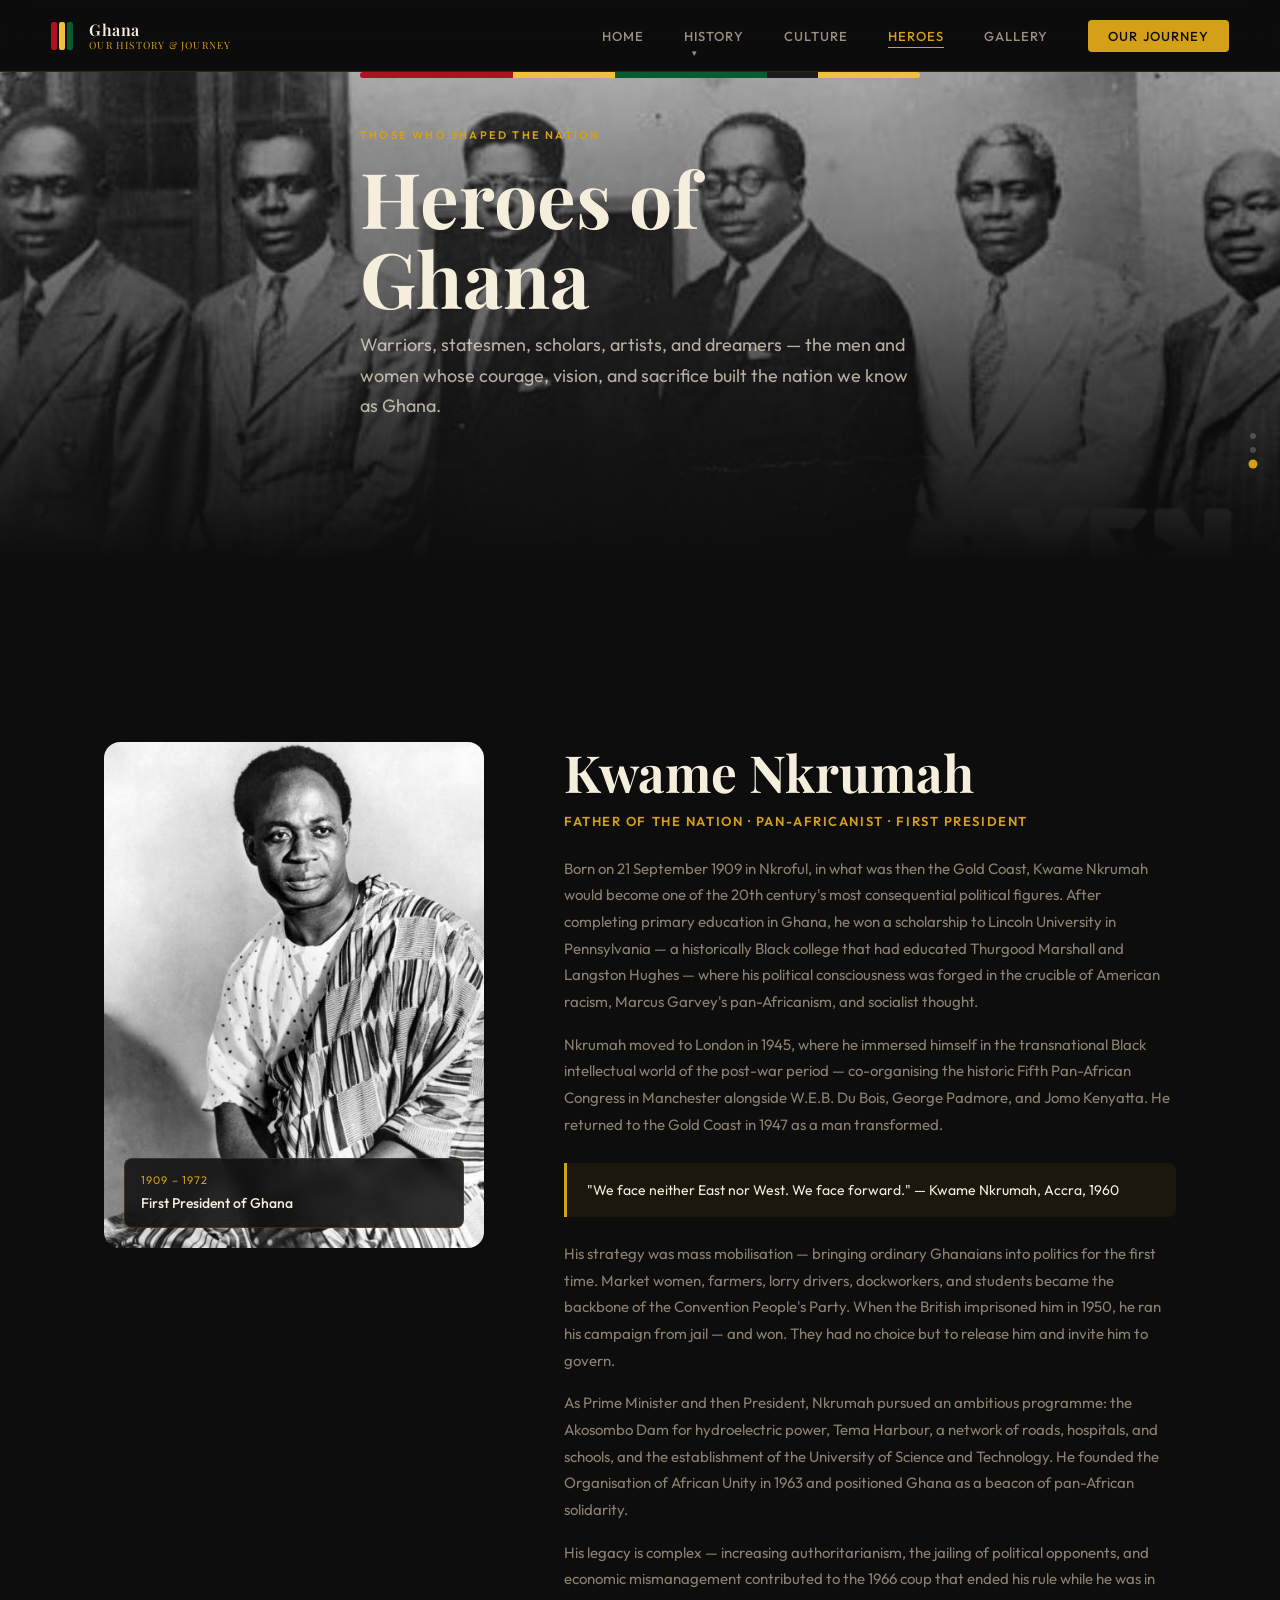
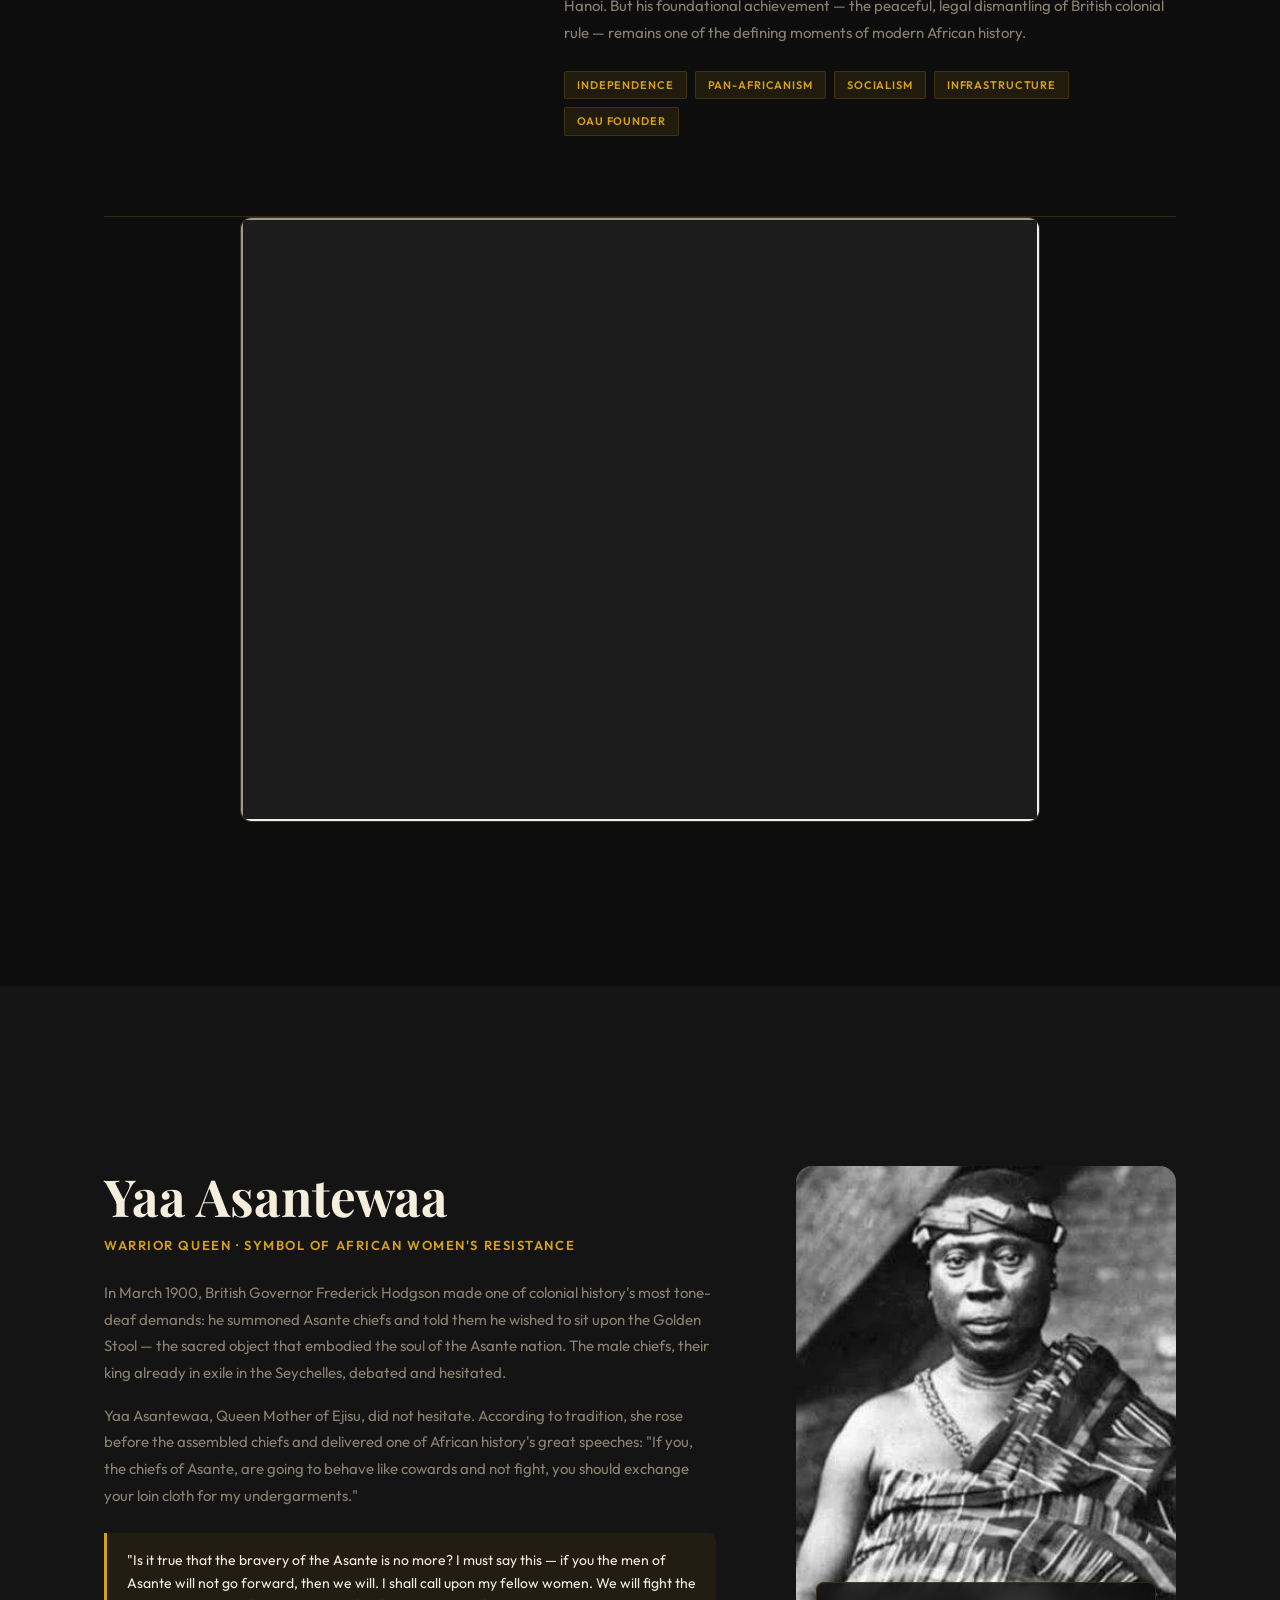
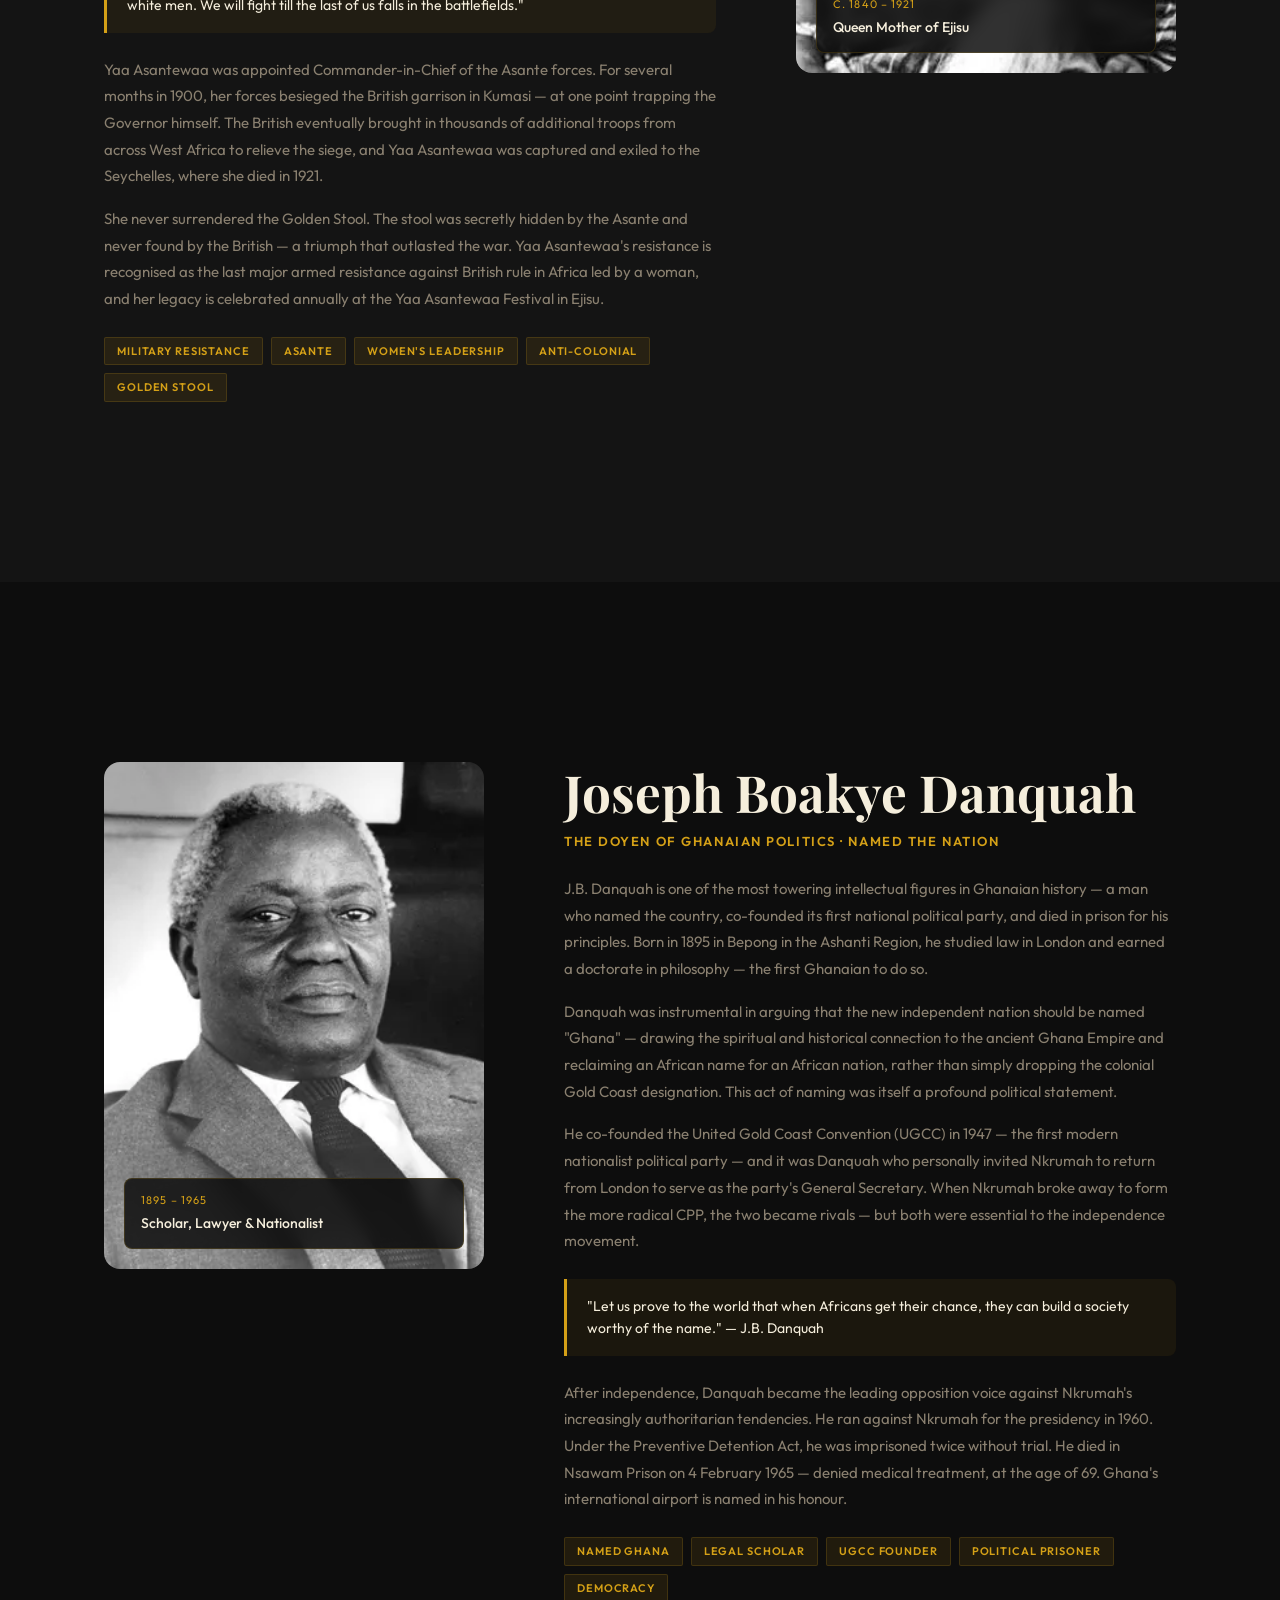
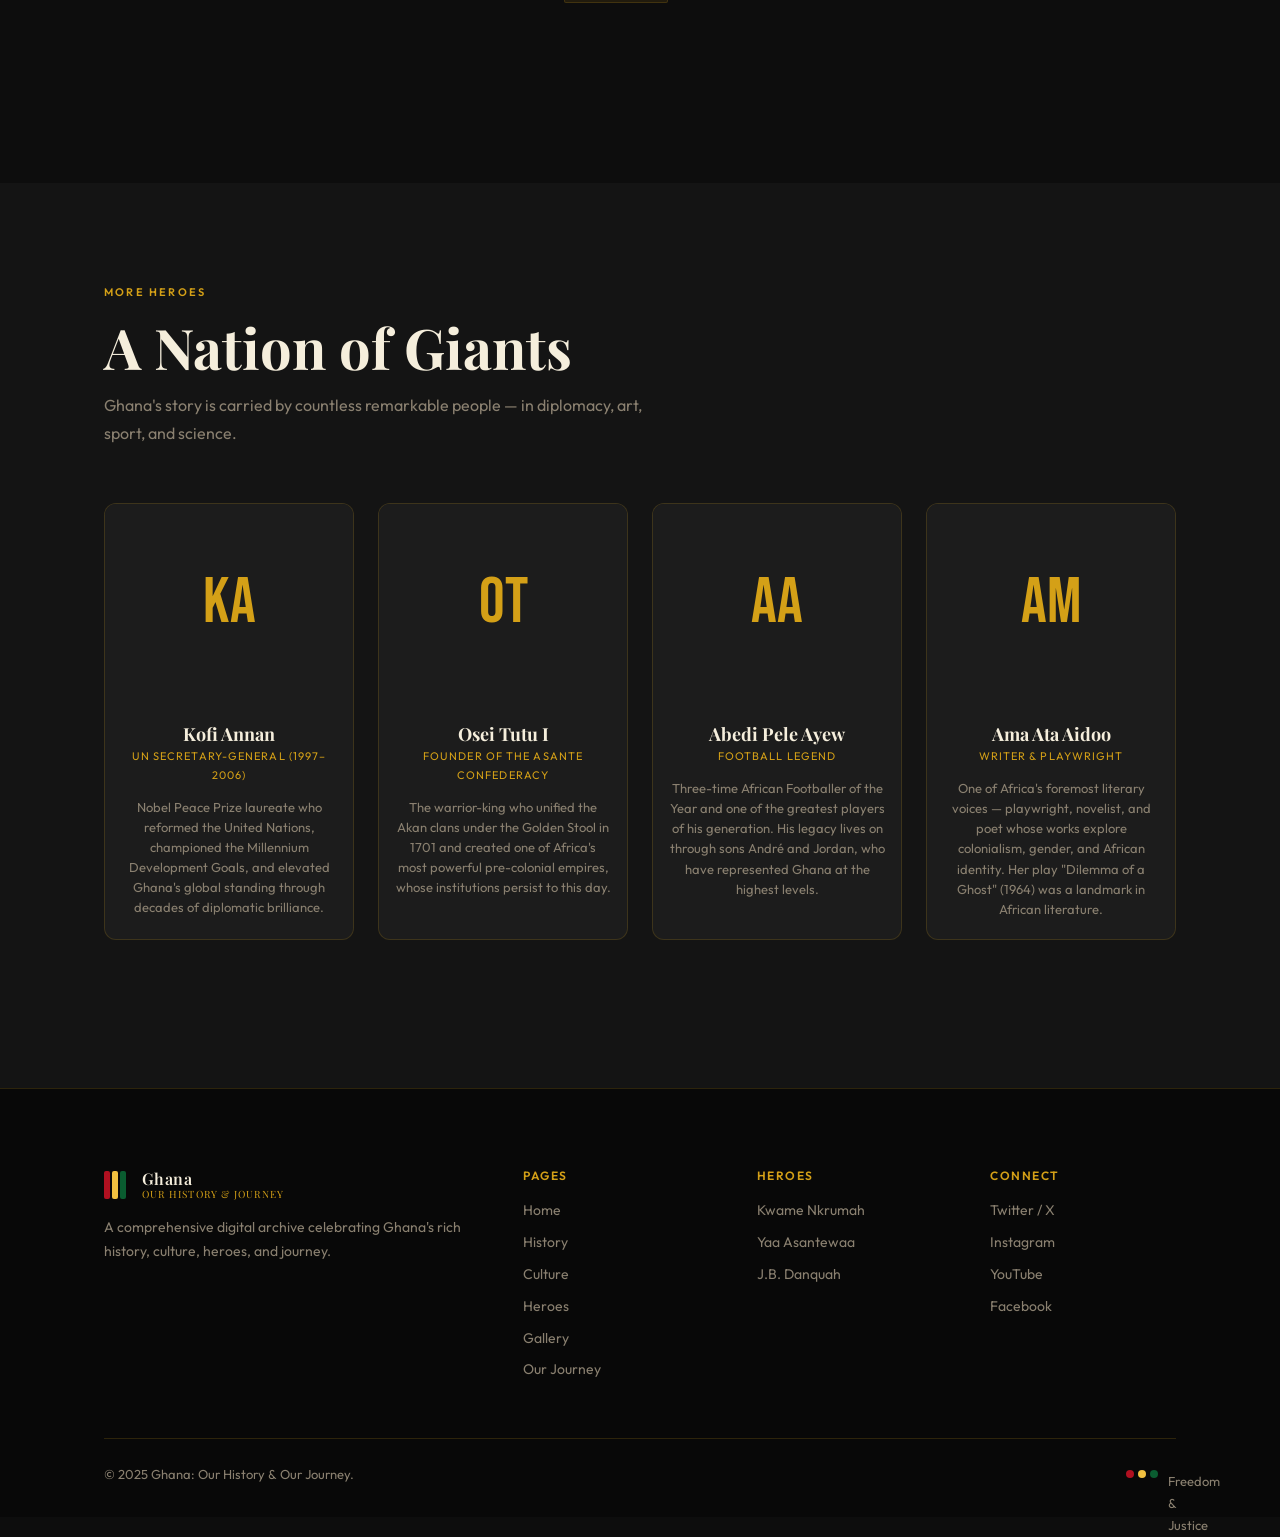
<file: heroes.html>
<!DOCTYPE html>
<html lang="en">

<head>
  <meta charset="UTF-8" />
  <meta name="viewport" content="width=device-width,initial-scale=1.0" />
  <title>Heroes of Ghana — Our History &amp; Our Journey</title>
  <link rel="stylesheet" href="style.css" />
  <style>
    .hero-profile {
      display: grid;
      grid-template-columns: 380px 1fr;
      gap: 5rem;
      align-items: start;
      padding: 80px 0;
      border-bottom: 0.5px solid var(--border);
    }

    .hero-profile:last-child {
      border-bottom: none;
    }

    .hero-profile.alt {
      direction: rtl;
    }

    .hero-profile.alt>* {
      direction: ltr;
    }

    .profile-img {
      border-radius: 16px;
      overflow: hidden;
      position: relative;
      aspect-ratio: 3/4;
    }

    .profile-img img {
      width: 100%;
      height: 100%;
      object-fit: cover;
      object-position: top;
    }

    .profile-img .overlay-badge {
      position: absolute;
      bottom: 1.25rem;
      left: 1.25rem;
      right: 1.25rem;
      background: rgba(13, 13, 13, 0.85);
      backdrop-filter: blur(8px);
      border: 0.5px solid var(--border);
      border-radius: 8px;
      padding: 0.75rem 1rem;
    }

    .profile-img .overlay-badge .years {
      font-size: 11px;
      color: var(--gold);
      letter-spacing: 0.1em;
      text-transform: uppercase;
    }

    .profile-img .overlay-badge .title-sm {
      font-size: 14px;
      font-weight: 500;
      color: var(--cream);
      margin-top: 2px;
    }

    .profile-text h2 {
      font-size: clamp(32px, 4vw, 52px);
      margin-bottom: 0.4rem;
    }

    .profile-text .role {
      font-size: 13px;
      font-weight: 600;
      letter-spacing: 0.12em;
      text-transform: uppercase;
      color: var(--gold);
      margin-bottom: 1.5rem;
      display: block;
    }

    .profile-text p {
      color: var(--muted);
      line-height: 1.78;
      margin-bottom: 1rem;
      font-size: 15px;
    }

    .profile-text .highlight {
      background: rgba(212, 160, 23, 0.07);
      border-left: 3px solid var(--gold);
      border-radius: 0 8px 8px 0;
      padding: 1rem 1.25rem;
      margin: 1.5rem 0;
      font-size: 14px;
      color: var(--cream);
      line-height: 1.6;
    }

    .profile-tags {
      display: flex;
      flex-wrap: wrap;
      gap: 8px;
      margin-top: 1.5rem;
    }

    .profile-tags span {
      font-size: 11px;
      font-weight: 600;
      letter-spacing: 0.08em;
      text-transform: uppercase;
      padding: 4px 12px;
      border-radius: 2px;
      background: rgba(212, 160, 23, 0.1);
      color: var(--gold);
      border: 1px solid var(--border);
    }

    .heroes-intro {
      background: var(--surface);
      border-bottom: 0.5px solid var(--border);
      padding: 3rem 0;
      text-align: center;
    }

    .heroes-intro p {
      font-family: var(--ff-display);
      font-size: 20px;
      font-style: italic;
      color: var(--cream);
      max-width: 600px;
      margin: 0 auto;
      line-height: 1.5;
    }

    .mini-heroes {
      display: grid;
      grid-template-columns: repeat(4, 1fr);
      gap: 1.5rem;
      margin: 3rem 0;
    }

    @media(max-width:900px) {
      .hero-profile {
        grid-template-columns: 1fr;
        gap: 2.5rem;
      }

      .hero-profile.alt {
        direction: ltr;
      }

      .profile-img {
        aspect-ratio: 16/9;
      }

      .mini-heroes {
        grid-template-columns: repeat(2, 1fr);
      }
    }
  </style>
</head>

<body>
  <nav>
    <a href="index.html" class="nav-logo">
      <div class="flag-bar"><span></span><span></span><span></span></div>
      <div class="logo-text">Ghana<span>Our History &amp; Journey</span></div>
    </a>
    <ul class="nav-links">
      <li><a href="index.html">Home</a></li>
      <li class="nav-dropdown">
        <a href="history.html">History</a>
        <div class="dropdown-menu">
          <a href="ancient-empires.html">Ancient Empires</a>
          <a href="akan-kingdoms.html">Akan Kingdoms</a>
          <a href="asante-empire.html">Asante Empire</a>
          <a href="colonial-era.html">Colonial Era</a>
          <a href="independence.html">Independence</a>
          <a href="republic.html">The Republic</a>
        </div>
      </li>
      <li><a href="culture.html">Culture</a></li>
      <li><a href="heroes.html">Heroes</a></li>
      <li><a href="gallery.html">Gallery</a></li>
      <li><a href="journey.html" class="nav-cta">Our Journey</a></li>
    </ul>
    <div class="hamburger" id="hamburger"><span></span><span></span><span></span></div>
  </nav>
  <div class="mobile-menu" id="mobile-menu">
    <a href="index.html">Home</a>
    <div class="mobile-dropdown">
      <a href="history.html" class="mobile-dropdown-toggle">History</a>
      <div class="mobile-dropdown-menu">
        <a href="independence.html">Independence</a>
        <a href="regions.html">Regions</a>
      </div>
    </div>
    <a href="culture.html">Culture</a>
    <a href="heroes.html">Heroes</a>
    <a href="gallery.html">Gallery</a>
    <a href="journey.html">Our Journey</a>
  </div>

  <div class="page-hero">
    <div class="bg"
      style="background-image:url('imgaes/big-six.jpeg');">
    </div>
    <div class="container">
      <div class="kente-rule"><span></span><span></span><span></span><span></span><span></span></div>
      <span class="overline fade-in delay-1">Those Who Shaped the Nation</span>
      <h1 class="fade-up delay-2">Heroes of<br>Ghana</h1>
      <p class="sub fade-up delay-3">Warriors, statesmen, scholars, artists, and dreamers — the men and women whose
        courage, vision, and sacrifice built the nation we know as Ghana.</p>
    </div>
  </div>

  <!-- <div class="heroes-intro">
    <div class="container">
      <p>"The heroes of Ghana are not only those who bore arms — they are every mother who kept culture alive, every
        teacher who lit a mind, every farmer who fed the nation."</p>
    </div>
  </div> -->

  <!-- KWAME NKRUMAH -->
  <section class="section" id="nkrumah">
    <div class="container">
      <div class="hero-profile" data-reveal>
        <div class="profile-img">
          <img
            src="/imgaes/kwma.jpg"
            alt="Kwame Nkrumah" />
          <div class="overlay-badge">
            <div class="years">1909 – 1972</div>
            <div class="title-sm">First President of Ghana</div>
          </div>
        </div>
        <div class="profile-text">
          <h2>Kwame Nkrumah</h2>
          <span class="role">Father of the Nation · Pan-Africanist · First President</span>
          <p>Born on 21 September 1909 in Nkroful, in what was then the Gold Coast, Kwame Nkrumah would become one of
            the 20th century's most consequential political figures. After completing primary education in Ghana, he won
            a scholarship to Lincoln University in Pennsylvania — a historically Black college that had educated
            Thurgood Marshall and Langston Hughes — where his political consciousness was forged in the crucible of
            American racism, Marcus Garvey's pan-Africanism, and socialist thought.</p>
          <p>Nkrumah moved to London in 1945, where he immersed himself in the transnational Black intellectual world of
            the post-war period — co-organising the historic Fifth Pan-African Congress in Manchester alongside W.E.B.
            Du Bois, George Padmore, and Jomo Kenyatta. He returned to the Gold Coast in 1947 as a man transformed.</p>
          <div class="highlight">
            "We face neither East nor West. We face forward." — Kwame Nkrumah, Accra, 1960
          </div>
          <p>His strategy was mass mobilisation — bringing ordinary Ghanaians into politics for the first time. Market
            women, farmers, lorry drivers, dockworkers, and students became the backbone of the Convention People's
            Party. When the British imprisoned him in 1950, he ran his campaign from jail — and won. They had no choice
            but to release him and invite him to govern.</p>
          <p>As Prime Minister and then President, Nkrumah pursued an ambitious programme: the Akosombo Dam for
            hydroelectric power, Tema Harbour, a network of roads, hospitals, and schools, and the establishment of the
            University of Science and Technology. He founded the Organisation of African Unity in 1963 and positioned
            Ghana as a beacon of pan-African solidarity.</p>
          <p>His legacy is complex — increasing authoritarianism, the jailing of political opponents, and economic
            mismanagement contributed to the 1966 coup that ended his rule while he was in Hanoi. But his foundational
            achievement — the peaceful, legal dismantling of British colonial rule — remains one of the defining moments
            of modern African history.</p>
          <div class="profile-tags">
            <span>Independence</span><span>Pan-Africanism</span><span>Socialism</span>
            <span>Infrastructure</span><span>OAU Founder</span>
          </div>
        </div>
      </div>

      <!-- NKRUMAH VIDEO -->
      <div class="video-wrapper" style="max-width:800px; margin:0 auto 4rem;">
        <iframe width="420" height="345"
          src="https://www.youtube.com/embed/fSKtOaHH2cM?rel=0&modestbranding=1"></iframe>
      </div>
    </div>
  </section>

  <!-- YAA ASANTEWAA -->
  <section class="section" style="background:var(--dark2);" id="asantewaa">
    <div class="container">
      <div class="hero-profile alt" data-reveal>
        <div class="profile-img">
          <img
            src="/imgaes/asantewaa.png"
            alt="Yaa Asantewaa memorial" />
          <div class="overlay-badge">
            <div class="years">c. 1840 – 1921</div>
            <div class="title-sm">Queen Mother of Ejisu</div>
          </div>
        </div>
        <div class="profile-text">
          <h2>Yaa Asantewaa</h2>
          <span class="role">Warrior Queen · Symbol of African Women's Resistance</span>
          <p>In March 1900, British Governor Frederick Hodgson made one of colonial history's most tone-deaf demands: he
            summoned Asante chiefs and told them he wished to sit upon the Golden Stool — the sacred object that
            embodied the soul of the Asante nation. The male chiefs, their king already in exile in the Seychelles,
            debated and hesitated.</p>
          <p>Yaa Asantewaa, Queen Mother of Ejisu, did not hesitate. According to tradition, she rose before the
            assembled chiefs and delivered one of African history's great speeches: "If you, the chiefs of Asante, are
            going to behave like cowards and not fight, you should exchange your loin cloth for my undergarments."</p>
          <div class="highlight">
            "Is it true that the bravery of the Asante is no more? I must say this — if you the men of Asante will not
            go forward, then we will. I shall call upon my fellow women. We will fight the white men. We will fight till
            the last of us falls in the battlefields."
          </div>
          <p>Yaa Asantewaa was appointed Commander-in-Chief of the Asante forces. For several months in 1900, her forces
            besieged the British garrison in Kumasi — at one point trapping the Governor himself. The British eventually
            brought in thousands of additional troops from across West Africa to relieve the siege, and Yaa Asantewaa
            was captured and exiled to the Seychelles, where she died in 1921.</p>
          <p>She never surrendered the Golden Stool. The stool was secretly hidden by the Asante and never found by the
            British — a triumph that outlasted the war. Yaa Asantewaa's resistance is recognised as the last major armed
            resistance against British rule in Africa led by a woman, and her legacy is celebrated annually at the Yaa
            Asantewaa Festival in Ejisu.</p>
          <div class="profile-tags">
            <span>Military Resistance</span><span>Asante</span><span>Women's Leadership</span>
            <span>Anti-Colonial</span><span>Golden Stool</span>
          </div>
        </div>
      </div>
    </div>
  </section>

  <!-- J.B. DANQUAH -->
  <section class="section" id="danquah">
    <div class="container">
      <div class="hero-profile" data-reveal>
        <div class="profile-img">
          <img
            src="/imgaes/JB-Danquah.webp"
            alt="J.B. Danquah memorial" />
          <div class="overlay-badge">
            <div class="years">1895 – 1965</div>
            <div class="title-sm">Scholar, Lawyer &amp; Nationalist</div>
          </div>
        </div>
        <div class="profile-text">
          <h2>Joseph Boakye Danquah</h2>
          <span class="role">The Doyen of Ghanaian Politics · Named the Nation</span>
          <p>J.B. Danquah is one of the most towering intellectual figures in Ghanaian history — a man who named the
            country, co-founded its first national political party, and died in prison for his principles. Born in 1895
            in Bepong in the Ashanti Region, he studied law in London and earned a doctorate in philosophy — the first
            Ghanaian to do so.</p>
          <p>Danquah was instrumental in arguing that the new independent nation should be named "Ghana" — drawing the
            spiritual and historical connection to the ancient Ghana Empire and reclaiming an African name for an
            African nation, rather than simply dropping the colonial Gold Coast designation. This act of naming was
            itself a profound political statement.</p>
          <p>He co-founded the United Gold Coast Convention (UGCC) in 1947 — the first modern nationalist political
            party — and it was Danquah who personally invited Nkrumah to return from London to serve as the party's
            General Secretary. When Nkrumah broke away to form the more radical CPP, the two became rivals — but both
            were essential to the independence movement.</p>
          <div class="highlight">
            "Let us prove to the world that when Africans get their chance, they can build a society worthy of the
            name." — J.B. Danquah
          </div>
          <p>After independence, Danquah became the leading opposition voice against Nkrumah's increasingly
            authoritarian tendencies. He ran against Nkrumah for the presidency in 1960. Under the Preventive Detention
            Act, he was imprisoned twice without trial. He died in Nsawam Prison on 4 February 1965 — denied medical
            treatment, at the age of 69. Ghana's international airport is named in his honour.</p>
          <div class="profile-tags">
            <span>Named Ghana</span><span>Legal Scholar</span><span>UGCC Founder</span>
            <span>Political Prisoner</span><span>Democracy</span>
          </div>
        </div>
      </div>
    </div>
  </section>

  <!-- MORE HEROES GRID -->
  <section class="section" style="background:var(--dark2);">
    <div class="container">
      <div class="section-title" data-reveal>
        <span class="overline">More Heroes</span>
        <h2>A Nation of Giants</h2>
        <p>Ghana's story is carried by countless remarkable people — in diplomacy, art, sport, and science.</p>
      </div>
      <div class="mini-heroes" data-reveal>
        <div class="person-card">
          <div class="avatar-placeholder" style="background:var(--dark3);">KA</div>
          <div class="info">
            <h3>Kofi Annan</h3>
            <div class="role">UN Secretary-General (1997–2006)</div>
            <p>Nobel Peace Prize laureate who reformed the United Nations, championed the Millennium Development Goals,
              and elevated Ghana's global standing through decades of diplomatic brilliance.</p>
          </div>
        </div>
        <div class="person-card">
          <div class="avatar-placeholder" style="background:var(--dark3);">OT</div>
          <div class="info">
            <h3>Osei Tutu I</h3>
            <div class="role">Founder of the Asante Confederacy</div>
            <p>The warrior-king who unified the Akan clans under the Golden Stool in 1701 and created one of Africa's
              most powerful pre-colonial empires, whose institutions persist to this day.</p>
          </div>
        </div>
        <div class="person-card">
          <div class="avatar-placeholder" style="background:var(--dark3);">AA</div>
          <div class="info">
            <h3>Abedi Pele Ayew</h3>
            <div class="role">Football Legend</div>
            <p>Three-time African Footballer of the Year and one of the greatest players of his generation. His legacy
              lives on through sons André and Jordan, who have represented Ghana at the highest levels.</p>
          </div>
        </div>
        <div class="person-card">
          <div class="avatar-placeholder" style="background:var(--dark3);">AM</div>
          <div class="info">
            <h3>Ama Ata Aidoo</h3>
            <div class="role">Writer &amp; Playwright</div>
            <p>One of Africa's foremost literary voices — playwright, novelist, and poet whose works explore
              colonialism, gender, and African identity. Her play "Dilemma of a Ghost" (1964) was a landmark in African
              literature.</p>
          </div>
        </div>
      </div>
      <!-- <div class="mini-heroes" data-reveal style="margin-top:1.5rem;">
        <div class="person-card">
          <div class="avatar-placeholder" style="background:var(--dark3);">EK</div>
          <div class="info">
            <h3>Ephraim Amu</h3>
            <div class="role">Composer &amp; Cultural Pioneer</div>
            <p>Considered the father of Ghanaian art music, Amu composed "Yen Ara Asaase Ni" — an unofficial anthem of
              Ghanaian identity. He was the first to compose classical music in indigenous Ghanaian languages.</p>
          </div>
        </div> -->
        <!-- <div class="person-card">
          <div class="avatar-placeholder" style="background:var(--dark3);">RB</div>
          <div class="info">
            <h3>Rawlings, Jerry John</h3>
            <div class="role">Former Head of State &amp; President</div>
            <p>The complex figure who twice seized power by force, then became Ghana's first democratically elected
              president in 1992. His economic reforms, however contested, stabilised Ghana's economy in the 1980s.</p>
          </div>
        </div>
        <div class="person-card">
          <div class="avatar-placeholder" style="background:var(--dark3);">SM</div>
          <div class="info">
            <h3>Sarkodie</h3>
            <div class="role">Rapper &amp; Global Artist</div>
            <p>The most decorated rapper in African history — multiple BET Hip Hop Awards, MTV Africa Music Awards, and
              Ghana Music Awards. A global ambassador for Ghanaian culture and language in the digital age.</p>
          </div>
        </div>
        <div class="person-card">
          <div class="avatar-placeholder" style="background:var(--dark3);">RA</div>
          <div class="info">
            <h3>Rebecca Adlington</h3>
            <div class="role">Note: See Abena Asante</div>
            <p>Abena Asante — the first Ghanaian woman to win a world championship medal in athletics, her sprinting
              career in the 1990s paved the way for a generation of Ghanaian female athletes.</p>
          </div>
        </div> -->
      </div>
    </div>
  </section>

  <footer>
    <div class="container">
      <div class="footer-grid">
        <div class="footer-brand">
          <div class="nav-logo">
            <div class="flag-bar"><span></span><span></span><span></span></div>
            <div class="logo-text">Ghana<span>Our History &amp; Journey</span></div>
          </div>
          <p>A comprehensive digital archive celebrating Ghana's rich history, culture, heroes, and journey.</p>
        </div>
        <div class="footer-col">
          <h4>Pages</h4>
          <a href="index.html">Home</a><a href="history.html">History</a>
          <a href="culture.html">Culture</a><a href="heroes.html">Heroes</a>
          <a href="gallery.html">Gallery</a><a href="journey.html">Our Journey</a>
        </div>
        <div class="footer-col">
          <h4>Heroes</h4>
          <a href="#nkrumah">Kwame Nkrumah</a>
          <a href="#asantewaa">Yaa Asantewaa</a>
          <a href="#danquah">J.B. Danquah</a>
        </div>
        <div class="footer-col">
          <h4>Connect</h4>
          <a href="#">Twitter / X</a><a href="#">Instagram</a>
          <a href="#">YouTube</a><a href="#">Facebook</a>
        </div>
      </div>
      <div class="footer-bottom">
        <span>© 2025 Ghana: Our History &amp; Our Journey.</span>
        <div class="tricolour">
          <span style="background:var(--red);"></span><span style="background:var(--gold2);"></span>
          <span style="background:var(--green);"></span>
          <span style="margin-left:6px;">Freedom &amp; Justice</span>
        </div>
      </div>
    </div>
  </footer>
  <script src="main.js"></script>
</body>

</html>
</file>
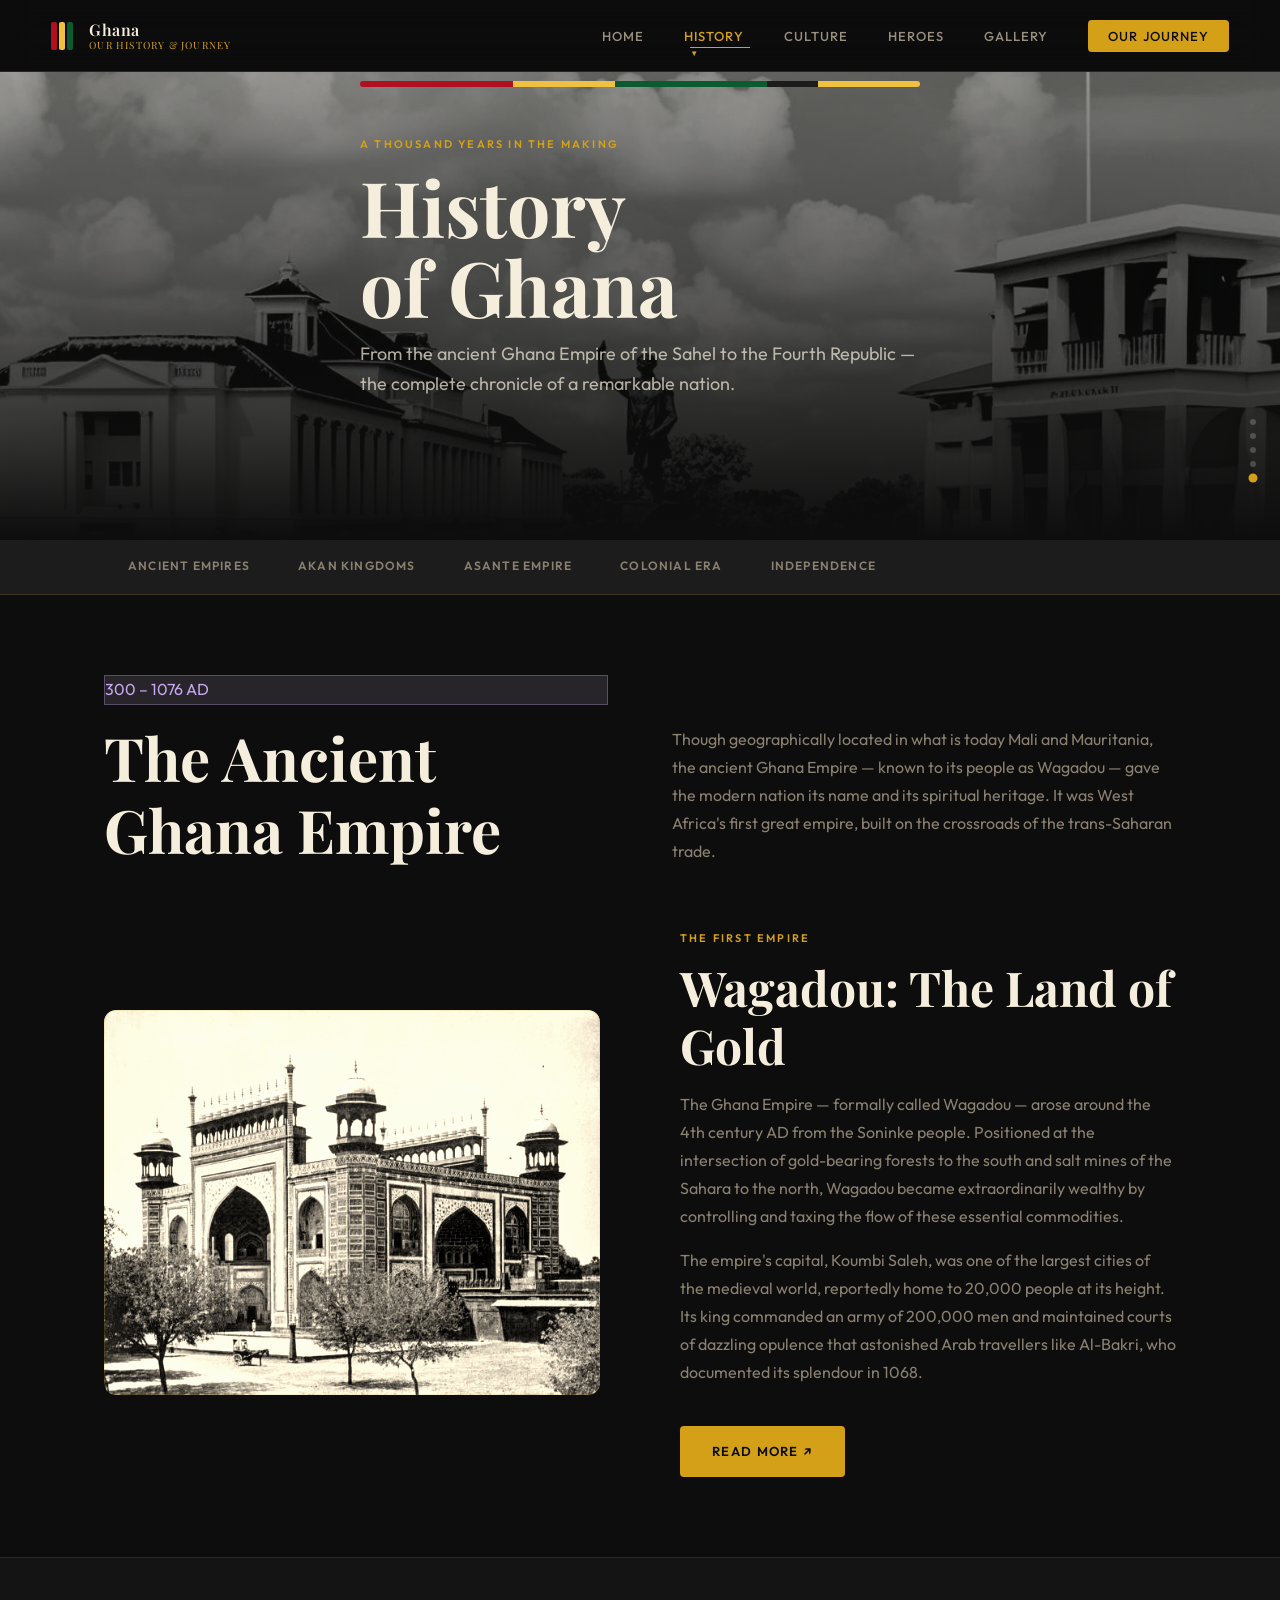
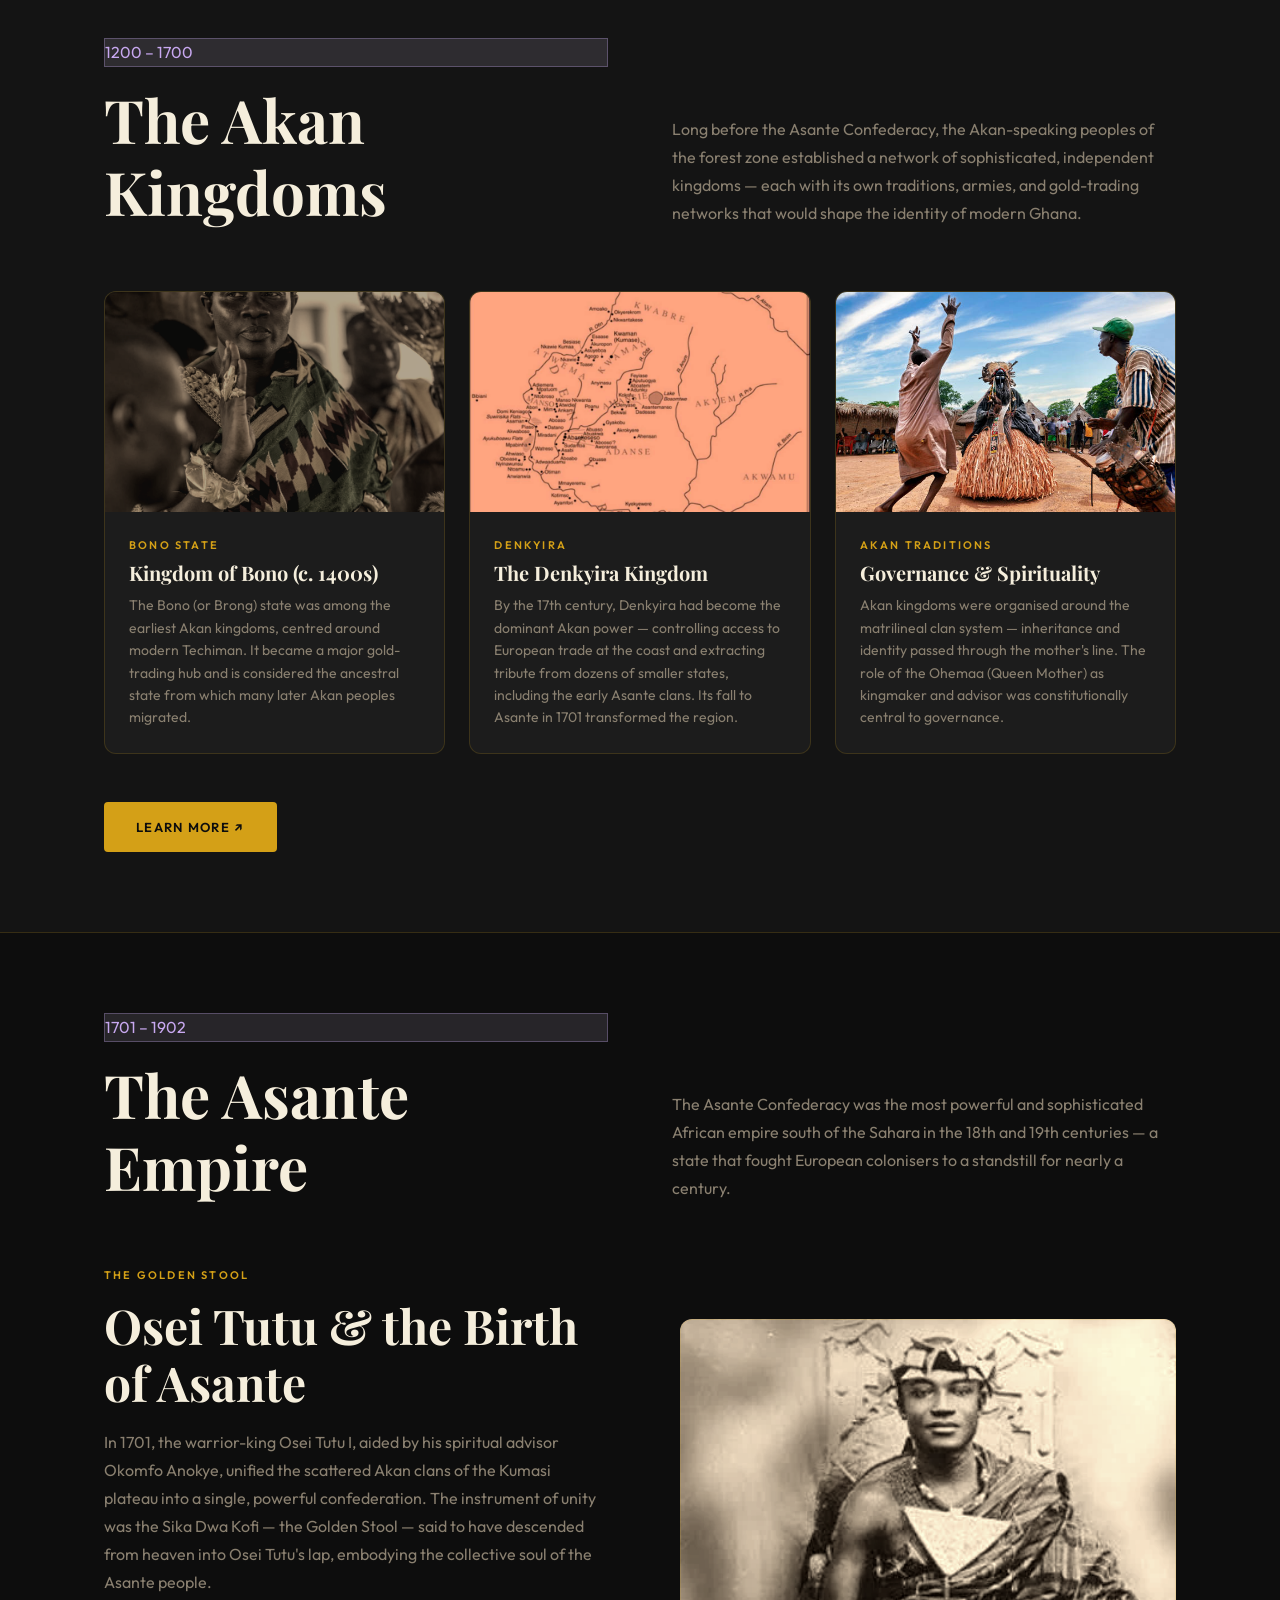
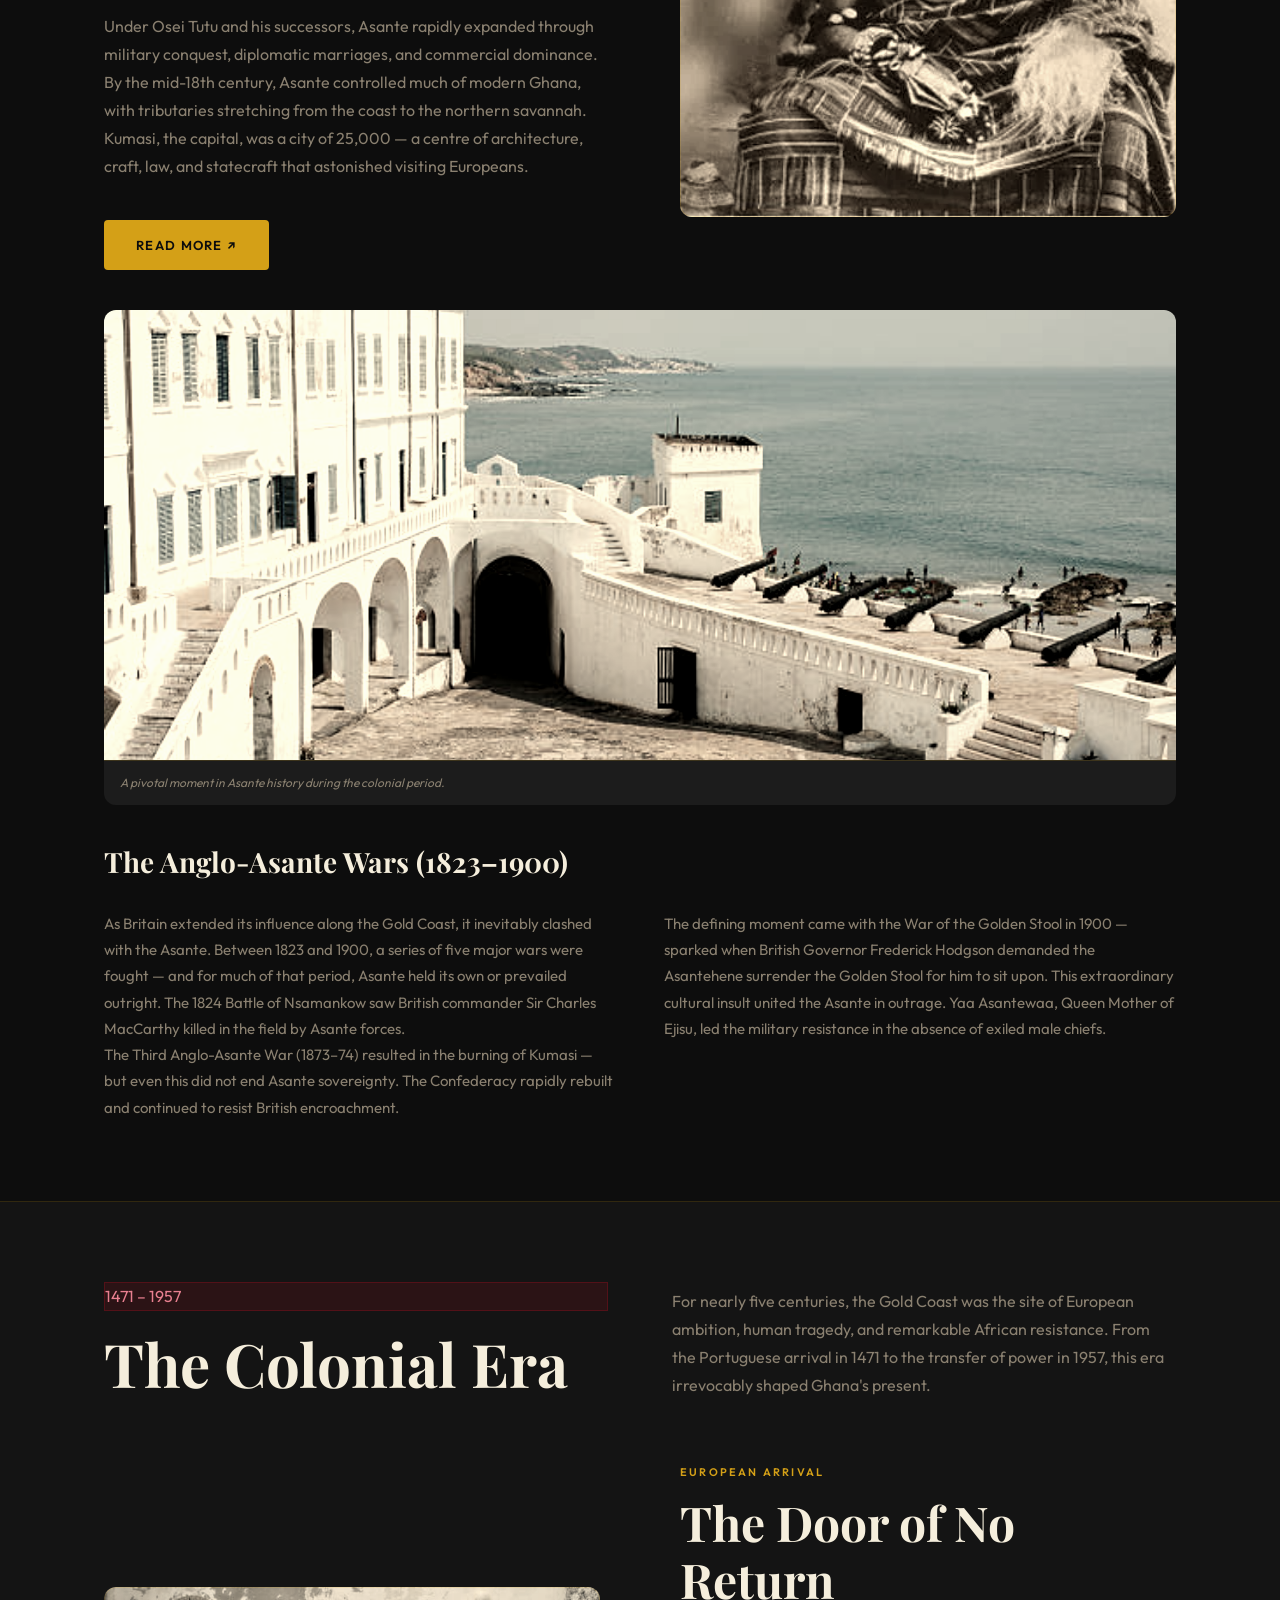
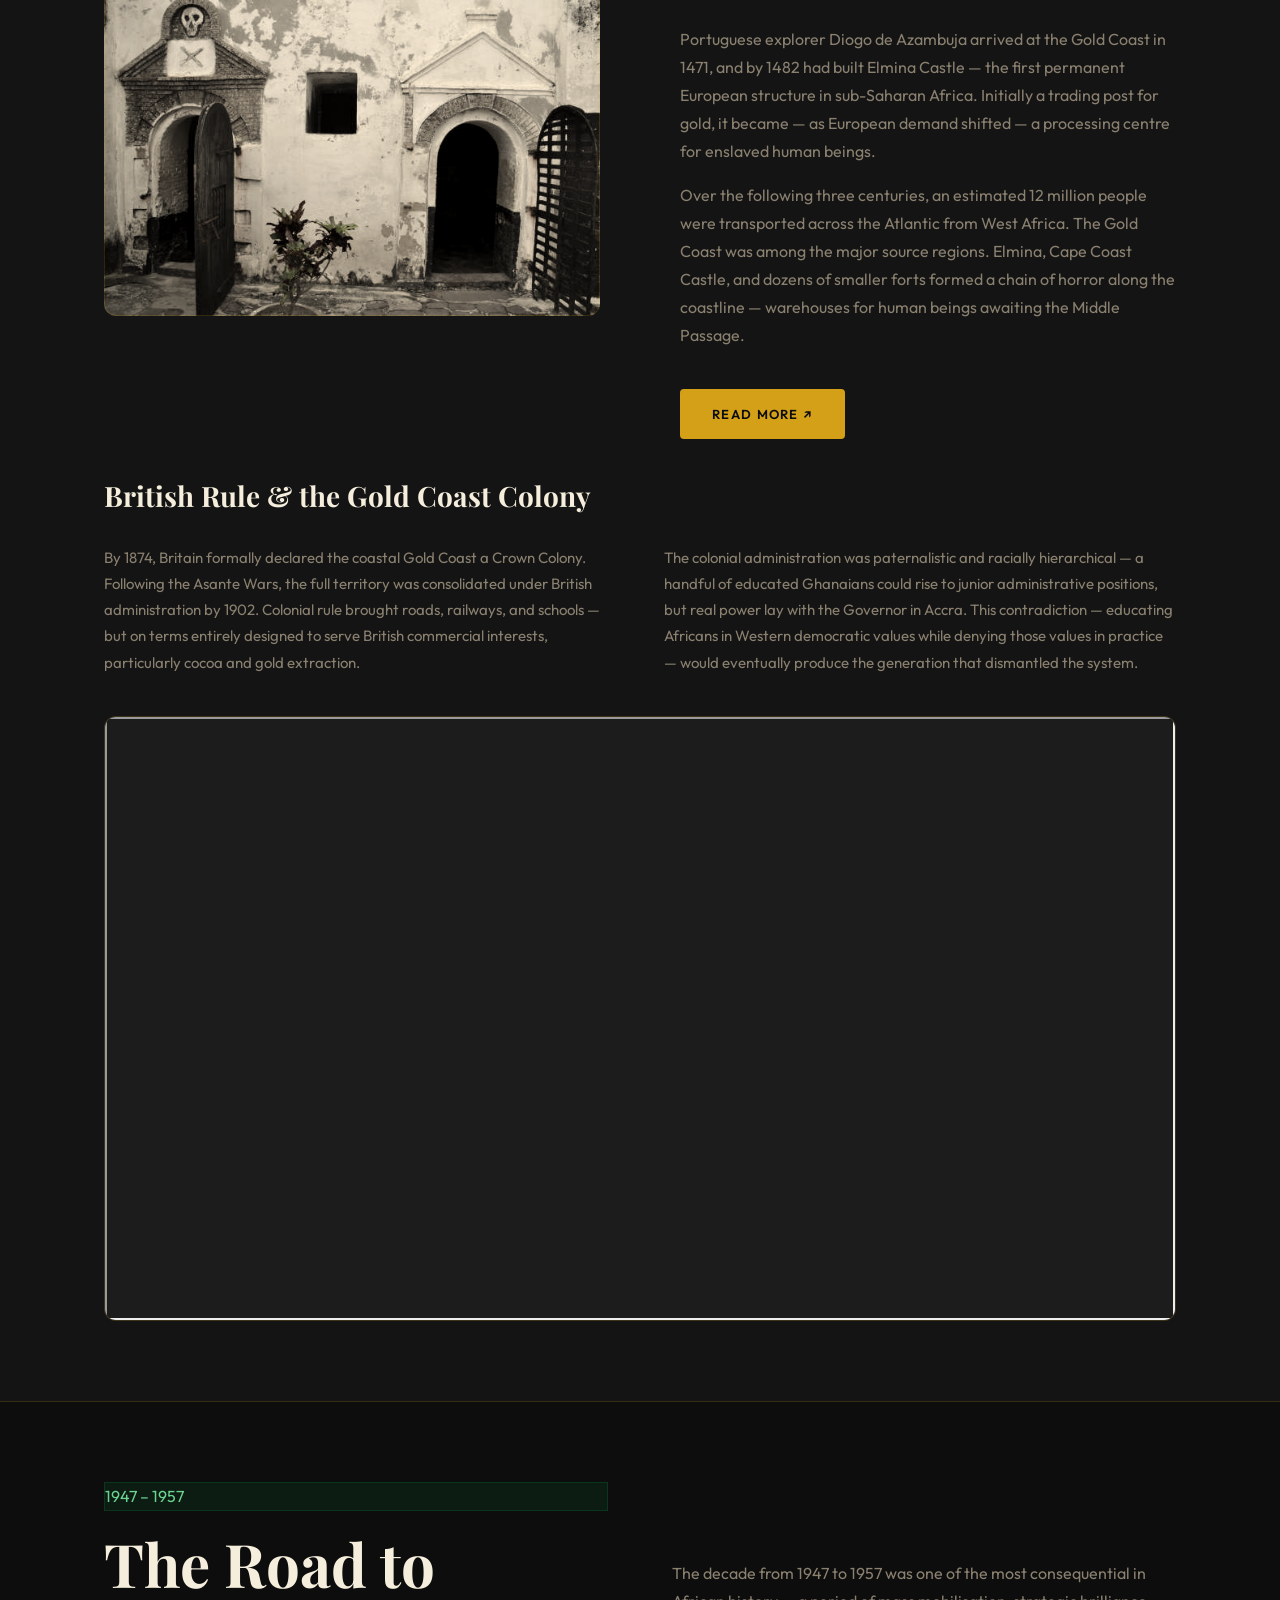
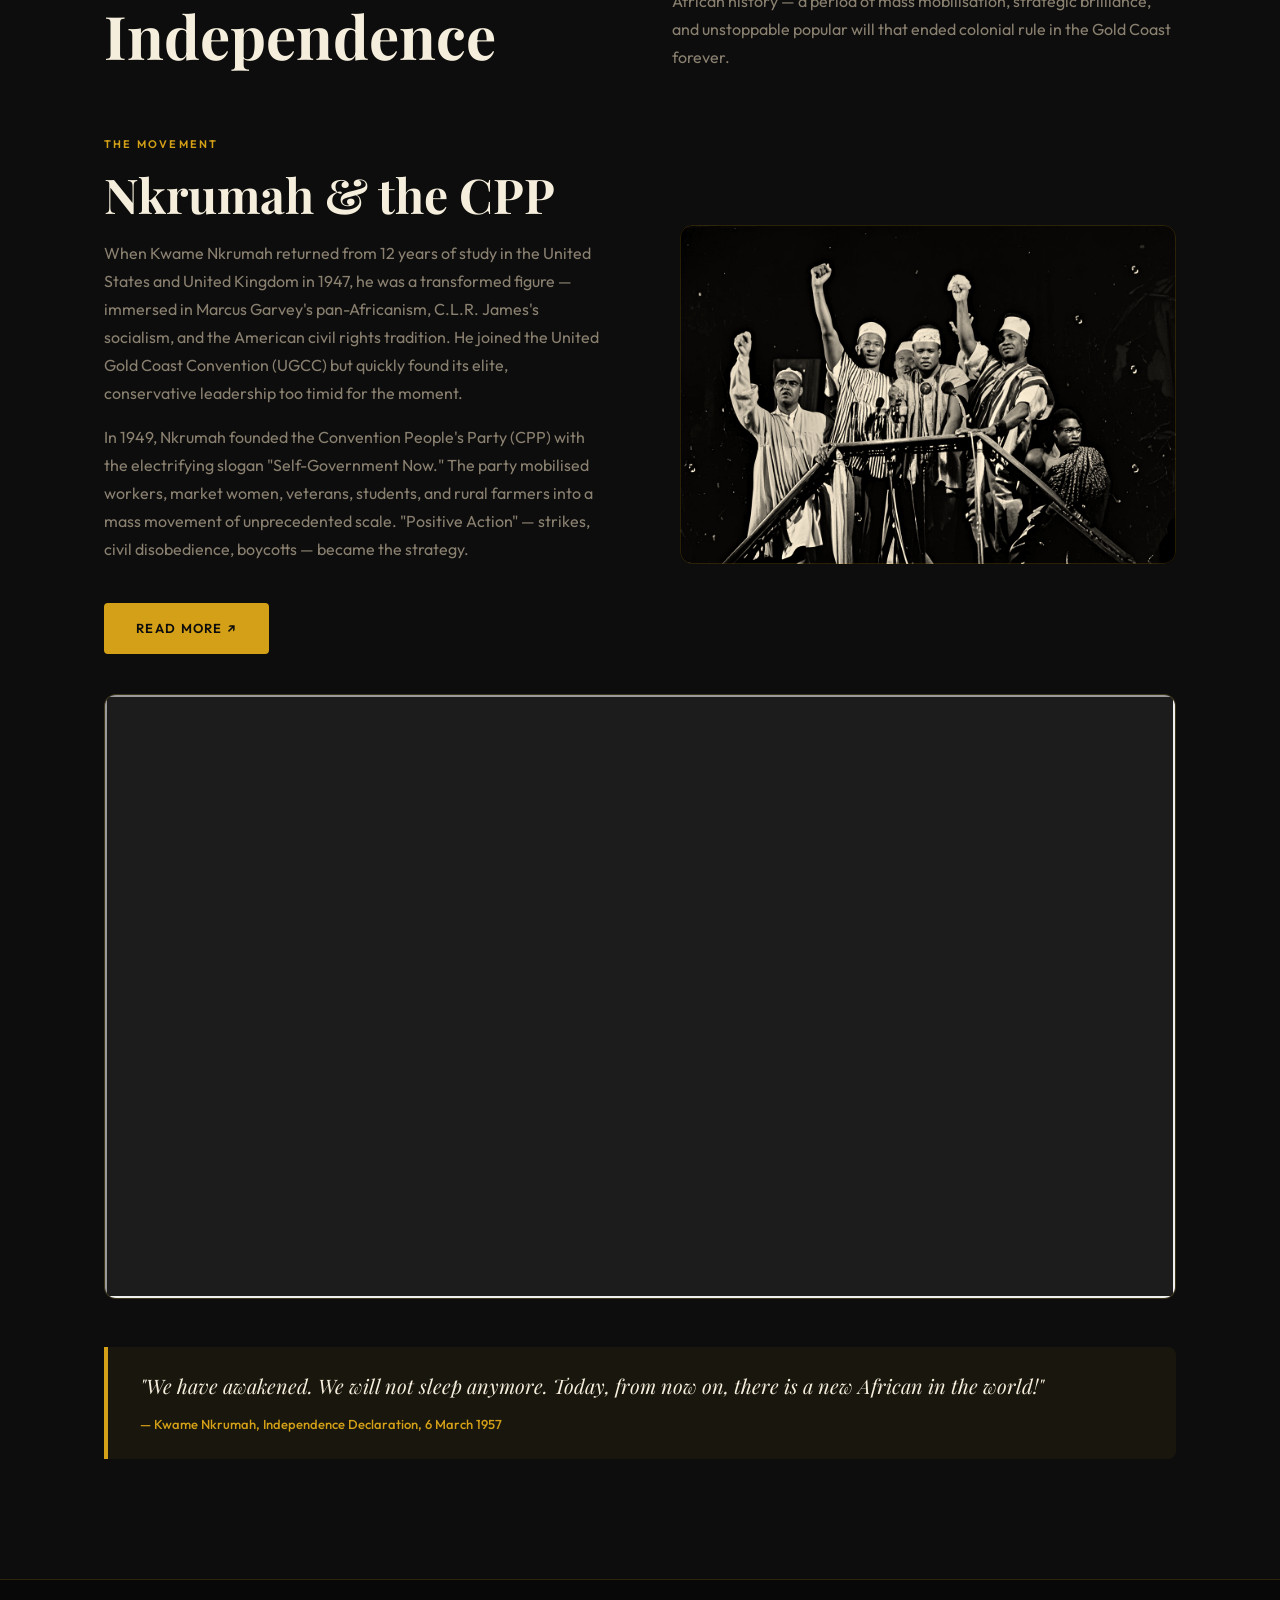
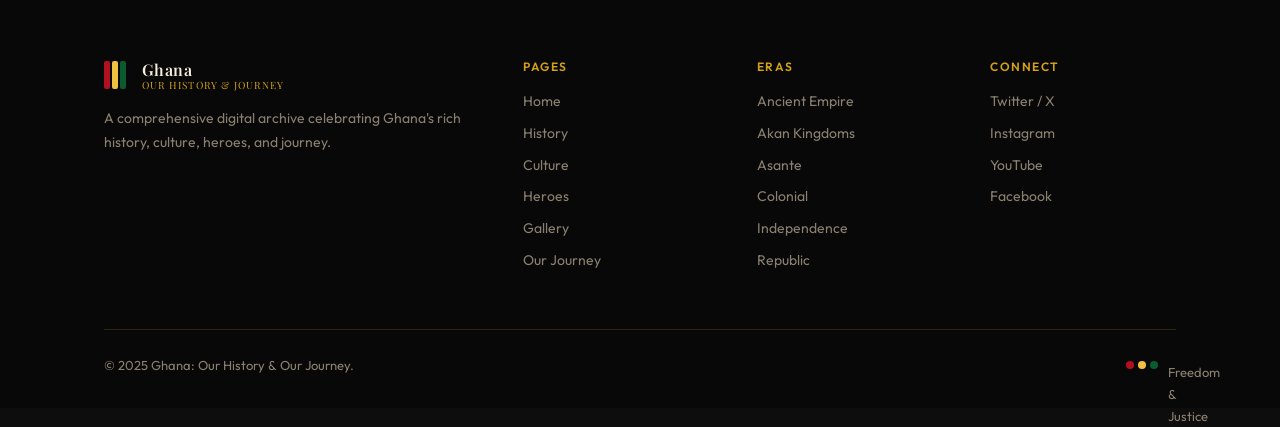
<file: history.html>
<!DOCTYPE html>
<html lang="en">

<head>
  <meta charset="UTF-8" />
  <meta name="viewport" content="width=device-width,initial-scale=1.0" />
  <title>History of Ghana — Our History &amp; Our Journey</title>
  <link rel="stylesheet" href="style.css" />
  <style>
    .era-nav {
      background: var(--dark3);
      border-bottom: 0.5px solid var(--border);
      position: sticky;
      top: var(--nav-h);
      z-index: 500;
    }

    .era-nav .container {
      display: flex;
      gap: 0;
      overflow-x: auto;
    }

    .era-nav a {
      padding: 1rem 1.5rem;
      font-size: 12px;
      font-weight: 600;
      letter-spacing: 0.1em;
      text-transform: uppercase;
      color: var(--muted);
      white-space: nowrap;
      border-bottom: 2px solid transparent;
      transition: color 0.2s, border-color 0.2s;
    }

    .era-nav a:hover {
      color: var(--gold);
      border-color: var(--gold);
    }

    .era-section {
      padding: 80px 0;
      border-bottom: 0.5px solid var(--border);
    }

    .era-section:last-of-type {
      border-bottom: none;
    }

    .era-header {
      margin-bottom: 4rem;
      display: grid;
      grid-template-columns: 1fr 1fr;
      gap: 4rem;
      align-items: end;
    }

    .era-header h2 {
      font-size: clamp(36px, 5vw, 60px);
    }

    .era-header p {
      color: var(--muted);
      line-height: 1.75;
      font-size: 16px;
    }

    .img-mosaic {
      display: grid;
      grid-template-columns: 1fr 1fr;
      grid-template-rows: 260px 260px;
      gap: 12px;
    }

    .img-mosaic .m1 {
      grid-row: span 2;
    }

    .img-mosaic .m1 img,
    .img-mosaic .m2 img,
    .img-mosaic .m3 img {
      width: 100%;
      height: 100%;
      object-fit: cover;
      border-radius: 8px;
    }

    .img-mosaic .m1 {
      height: 532px;
    }

    .fact-box {
      background: rgba(212, 160, 23, 0.07);
      border: 1px solid var(--border);
      border-left: 3px solid var(--gold);
      border-radius: 0 8px 8px 0;
      padding: 1.25rem 1.5rem;
      margin: 1.5rem 0;
    }

    .fact-box strong {
      font-size: 13px;
      letter-spacing: 0.05em;
      color: var(--gold);
    }

    .fact-box p {
      font-size: 14px;
      color: var(--cream);
      margin-top: 4px;
      line-height: 1.6;
    }

    .two-col-text {
      display: grid;
      grid-template-columns: 1fr 1fr;
      gap: 3rem;
      margin-top: 2rem;
    }

    .two-col-text p {
      font-size: 15px;
      color: var(--muted);
      line-height: 1.75;
    }

    .inline-img {
      border-radius: 12px;
      overflow: hidden;
      margin: 2.5rem 0;
    }

    .inline-img img {
      width: 100%;
      max-height: 450px;
      object-fit: cover;
      filter: sepia(0.6) grayscale(0.3) brightness(0.95) contrast(1.1);
    }

    .split-img img {
      width: 100%;
      height: 100%;
      object-fit: cover;
      filter: sepia(0.6) grayscale(0.3) brightness(0.95) contrast(1.1);
    }

    .card:first-child .card-img {
      position: relative;
      overflow: hidden;
    }

    .card:first-child .card-img::before {
      content: '';
      position: absolute;
      top: 0;
      left: 0;
      width: 100%;
      height: 100%;
      background: rgba(101, 67, 33, 0.4);
      mix-blend-mode: multiply;
      z-index: 1;
      pointer-events: none;
    }

    .card:first-child .card-img img {
      width: 100%;
      height: 100%;
      object-fit: cover;
      filter: sepia(0.85) grayscale(0.5) brightness(0.85) contrast(1.3) invert(0.05);
      position: relative;
      z-index: 0;
    }

    .inline-img figcaption {
      padding: 0.75rem 1rem;
      background: var(--dark3);
      font-size: 12px;
      color: var(--muted);
      font-style: italic;
      border-top: 0.5px solid var(--border);
    }

    @media(max-width:768px) {
      .era-header {
        grid-template-columns: 1fr;
      }

      .img-mosaic {
        grid-template-columns: 1fr;
      }

      .img-mosaic .m1 {
        height: 260px;
        grid-row: span 1;
      }

      .two-col-text {
        grid-template-columns: 1fr;
      }
    }
  </style>
</head>

<body>

  <nav>
    <a href="index.html" class="nav-logo">
      <div class="flag-bar"><span></span><span></span><span></span></div>
      <div class="logo-text">Ghana<span>Our History &amp; Journey</span></div>
    </a>
    <ul class="nav-links">
      <li><a href="index.html">Home</a></li>
      <li class="nav-dropdown">
        <a href="history.html">History</a>
        <div class="dropdown-menu">
          <a href="ancient-empires.html">Ancient Empires</a>
          <a href="akan-kingdoms.html">Akan Kingdoms</a>
          <a href="asante-empire.html">Asante Empire</a>
          <a href="colonial-era.html">Colonial Era</a>
          <a href="independence.html">Independence</a>
          <a href="republic.html">The Republic</a>
        </div>
      </li>
      <li><a href="culture.html">Culture</a></li>
      <li><a href="heroes.html">Heroes</a></li>
      <li><a href="gallery.html">Gallery</a></li>
      <li><a href="journey.html" class="nav-cta">Our Journey</a></li>
    </ul>
    <div class="hamburger" id="hamburger"><span></span><span></span><span></span></div>
  </nav>
  <div class="mobile-menu" id="mobile-menu">
    <a href="index.html">Home</a>
    <div class="mobile-dropdown">
      <a href="history.html" class="mobile-dropdown-toggle">History</a>
      <div class="mobile-dropdown-menu">
        <a href="ancient-empires.html">Ancient Empires</a>
        <a href="akan-kingdoms.html">Akan Kingdoms</a>
        <a href="asante-empire.html">Asante Empire</a>
        <a href="colonial-era.html">Colonial Era</a>
        <a href="independence.html">Independence</a>
        <a href="republic.html">The Republic</a>
      </div>
    </div>
    <a href="culture.html">Culture</a>
    <a href="heroes.html">Heroes</a>
    <a href="gallery.html">Gallery</a>
    <a href="journey.html">Our Journey</a>
  </div>

  <!-- PAGE HERO -->
  <div class="page-hero">
    <div class="bg" style="background-image: url('/imgaes/history.jpg');"></div>
    <div class="container">
      <div class="kente-rule"><span></span><span></span><span></span><span></span><span></span></div>
      <span class="overline fade-in delay-1">A Thousand Years in the Making</span>
      <h1 class="fade-up delay-2">History<br>of Ghana</h1>
      <p class="sub fade-up delay-3">From the ancient Ghana Empire of the Sahel to the Fourth Republic — the complete
        chronicle of a remarkable nation.</p>
    </div>
  </div>

  <!-- ERA NAV -->
  <div class="era-nav">
    <div class="container">
      <a href="#empires">Ancient Empires</a>
      <a href="#akan">Akan Kingdoms</a>
      <a href="#asante">Asante Empire</a>
      <a href="#colonial">Colonial Era</a>
      <a href="#independence">Independence</a>
      <!-- <a href="#republic">The Republic</a> -->
    </div>
  </div>

  <!-- SECTION 1: ANCIENT EMPIRES -->
  <section class="era-section" id="empires">
    <div class="container">
      <div class="era-header">
        <div>
          <div class="tag tag-empire" style="margin-bottom:1rem;">300 – 1076 AD</div>
          <h2>The Ancient Ghana Empire</h2>
        </div>
        <p>Though geographically located in what is today Mali and Mauritania, the ancient Ghana Empire — known to its
          people as Wagadou — gave the modern nation its name and its spiritual heritage. It was West Africa's first
          great empire, built on the crossroads of the trans-Saharan trade.</p>
      </div>

      <div class="split">
        <div class="split-img">
          <img
            src="/imgaes/The Land of Gold images.jpg"
            alt="Wagadou: The Land of Gold" />
        </div>
        <div class="split-text">
          <span class="overline">The First Empire</span>
          <h2>Wagadou: The Land of Gold</h2>
          <p>The Ghana Empire — formally called Wagadou — arose around the 4th century AD from the Soninke people.
            Positioned at the intersection of gold-bearing forests to the south and salt mines of the Sahara to the
            north, Wagadou became extraordinarily wealthy by controlling and taxing the flow of these essential
            commodities.</p>
          <p>The empire's capital, Koumbi Saleh, was one of the largest cities of the medieval world, reportedly home to
            20,000 people at its height. Its king commanded an army of 200,000 men and maintained courts of dazzling
            opulence that astonished Arab travellers like Al-Bakri, who documented its splendour in 1068.</p>
          <a href="ancient-empires.html" class="btn btn-gold" style="margin-top:1.5rem;">Read More ↗</a>
          <!-- <p>The empire's prosperity derived not from conquest alone but from statecraft — a sophisticated tax system,
            standardised weights and measures for gold dust, and a legal framework that governed trade disputes across
            thousands of miles.</p> -->
          <!-- <div class="fact-box">
            <strong>Key Fact</strong>
            <p>The king of ancient Ghana was so wealthy that his horses wore golden blankets and his dogs wore golden
              collars, according to Arab chronicler Al-Bakri writing in 1068 AD.</p>
          </div> -->
          <!-- <p>The empire's decline came gradually — Almoravid Berber pressure from the north beginning around 1050 AD
            disrupted trade routes and destabilised the political order. By 1076, the capital had fallen, though
            regional successors continued to govern until the 13th century.</p>
        </div> -->
      </div>
<!-- 
      <div class="blockquote" style="margin-top:3rem;">
        <p>"The king of Ghana can put two hundred thousand warriors in the field, more than forty thousand being armed
          with bow and arrow."</p>
        <cite>— Al-Bakri, Arab geographer, writing c. 1068 AD</cite>
      </div> -->
    </div>
  </section>

  <!-- SECTION 2: AKAN KINGDOMS -->
  <section class="era-section" id="akan" style="background:var(--dark2);">
    <div class="container">
      <div class="era-header">
        <div>
          <div class="tag tag-empire" style="margin-bottom:1rem;">1200 – 1700</div>
          <h2>The Akan Kingdoms</h2>
        </div>
        <p>Long before the Asante Confederacy, the Akan-speaking peoples of the forest zone established a network of
          sophisticated, independent kingdoms — each with its own traditions, armies, and gold-trading networks that
          would shape the identity of modern Ghana.</p>
      </div>

      <div class="grid-3" style="margin-bottom:3rem;">
        <div class="card">
          <div class="card-img"><img
              src="/imgaes/bono.jpg"
              alt="Akan kingdom" class="gr"/></div>
          <div class="card-body">
            <span class="overline">Bono State</span>
            <h3>Kingdom of Bono (c. 1400s)</h3>
            <p>The Bono (or Brong) state was among the earliest Akan kingdoms, centred around modern Techiman. It became
              a major gold-trading hub and is considered the ancestral state from which many later Akan peoples
              migrated.</p>
          </div>
        </div>
        <div class="card">
          <div class="card-img"><img
              src="/imgaes/Denkyira-from-1660-1700-by-Tom-McCaskie-Image-first-published-in-McCaskie-2007-5.ppm"
              alt="Denkyira" /></div>
          <div class="card-body">
            <span class="overline">Denkyira</span>
            <h3>The Denkyira Kingdom</h3>
            <p>By the 17th century, Denkyira had become the dominant Akan power — controlling access to European trade
              at the coast and extracting tribute from dozens of smaller states, including the early Asante clans. Its
              fall to Asante in 1701 transformed the region.</p>
          </div>
        </div>
        <div class="card">
          <div class="card-img"><img
              src="/imgaes/traditional images.jpg"
              alt="Akan traditions" /></div>
          <div class="card-body">
            <span class="overline">Akan Traditions</span>
            <h3>Governance &amp; Spirituality</h3>
            <p>Akan kingdoms were organised around the matrilineal clan system — inheritance and identity passed through
              the mother's line. The role of the Ohemaa (Queen Mother) as kingmaker and advisor was constitutionally
              central to governance.</p>
          </div>
        </div>
      </div>

      <div style="display:flex; justify-content:flex-start; margin-top:2rem;">
        <a href="akan-kingdoms.html" class="btn btn-gold">Learn More  ↗</a>
      </div>

      <!-- <div class="two-col-text">
        <p>The Akan peoples shared a common language family, cosmology, and approach to governance that distinguished
          them from their neighbours. The concept of the Stool — a sacred wooden throne believed to house the spirit of
          the ancestors and the community — was central to political authority. Destooling a chief was a
          constitutionally recognised process for holding rulers accountable.</p>
        <p>Gold was not merely wealth — it was spiritual currency. The Akan developed one of the most sophisticated
          goldsmithing traditions in the world, producing weights, ornaments, and regalia of exquisite craftsmanship.
          The gold weights (abrammuo) used to measure gold dust were miniature sculptures — animals, proverbs made
          physical — that encoded Akan philosophy in metal.</p>
      </div> -->
    </div>
  </section>

  <!-- SECTION 3: ASANTE -->
  <section class="era-section" id="asante">
    <div class="container">
      <div class="era-header">
        <div>
          <div class="tag tag-empire" style="margin-bottom:1rem;">1701 – 1902</div>
          <h2>The Asante Empire</h2>
        </div>
        <p>The Asante Confederacy was the most powerful and sophisticated African empire south of the Sahara in the 18th
          and 19th centuries — a state that fought European colonisers to a standstill for nearly a century.</p>
      </div>

      <div class="split reverse">
        <div class="split-img">
          <img
            src="/imgaes/images.webp"
            alt="Asante chief" />
        </div>
        <div class="split-text">
          <span class="overline">The Golden Stool</span>
          <h2>Osei Tutu &amp; the Birth of Asante</h2>
          <p>In 1701, the warrior-king Osei Tutu I, aided by his spiritual advisor Okomfo Anokye, unified the scattered
            Akan clans of the Kumasi plateau into a single, powerful confederation. The instrument of unity was the Sika
            Dwa Kofi — the Golden Stool — said to have descended from heaven into Osei Tutu's lap, embodying the
            collective soul of the Asante people.</p>
          <p>Under Osei Tutu and his successors, Asante rapidly expanded through military conquest, diplomatic
            marriages, and commercial dominance. By the mid-18th century, Asante controlled much of modern Ghana, with
            tributaries stretching from the coast to the northern savannah. Kumasi, the capital, was a city of 25,000 —
            a centre of architecture, craft, law, and statecraft that astonished visiting Europeans.</p>
          <!-- <p>The Asante legal system was remarkably sophisticated — courts operated at multiple levels, capital
            punishment required review, and the rights of commoners against chiefs were legally recognised. The position
            of Ohemaa (Queen Mother) gave women constitutionally embedded political power in a 17th-century monarchy.
          </p> -->
          <a href="asante-empire.html" class="btn btn-gold" style="margin-top:1.5rem;">Read More ↗</a>
        </div>
      </div>

      <figure class="inline-img">
        <img
          src="/imgaes/gettyimages-457229346-612x612.jpg"
          alt="Historical image from Asante era" />
        <figcaption>A pivotal moment in Asante history during the colonial period.</figcaption>
      </figure>

      <h3 style="font-size:28px; margin-bottom:1.5rem;">The Anglo-Asante Wars (1823–1900)</h3>
      <div class="two-col-text">
        <div>
          <p>As Britain extended its influence along the Gold Coast, it inevitably clashed with the Asante. Between 1823
            and 1900, a series of five major wars were fought — and for much of that period, Asante held its own or
            prevailed outright. The 1824 Battle of Nsamankow saw British commander Sir Charles MacCarthy killed in the
            field by Asante forces.</p>
          <p>The Third Anglo-Asante War (1873–74) resulted in the burning of Kumasi — but even this did not end Asante
            sovereignty. The Confederacy rapidly rebuilt and continued to resist British encroachment.</p>
        </div>
        <div>
          <p>The defining moment came with the War of the Golden Stool in 1900 — sparked when British Governor Frederick
            Hodgson demanded the Asantehene surrender the Golden Stool for him to sit upon. This extraordinary cultural
            insult united the Asante in outrage. Yaa Asantewaa, Queen Mother of Ejisu, led the military resistance in
            the absence of exiled male chiefs.</p>
          <!-- <p>Though Asante was eventually absorbed into the British Gold Coast Colony in 1902, the Golden Stool was
            never surrendered. It remains in Kumasi to this day — a symbol of Asante identity that no colonial power
            could break.</p> -->
        </div>
      </div>

      <!-- <div class="fact-box" style="margin-top:2rem;">
        <strong>The Golden Stool Today</strong>
        <p>The Sika Dwa Kofi (Golden Stool) is never sat upon by anyone — including the Asantehene. It is placed on its
          own throne beside the king as an equal, representing the soul of the Asante nation. It is brought out only on
          the most sacred occasions.</p>
      </div> -->
    </div>
  </section>

  <!-- SECTION 4: COLONIAL ERA -->
  <section class="era-section" id="colonial" style="background:var(--dark2);">
    <div class="container">
      <div class="era-header">
        <div>
          <div class="tag tag-colonial" style="margin-bottom:1rem;">1471 – 1957</div>
          <h2>The Colonial Era</h2>
        </div>
        <p>For nearly five centuries, the Gold Coast was the site of European ambition, human tragedy, and remarkable
          African resistance. From the Portuguese arrival in 1471 to the transfer of power in 1957, this era irrevocably
          shaped Ghana's present.</p>
      </div>

      <div class="split">
        <div class="split-img">
          <img
            src="/imgaes/door of no return.jpg"
            alt="Elmina Castle" />
        </div>
        <div class="split-text">
          <span class="overline">European Arrival</span>
          <h2>The Door of No Return</h2>
          <p>Portuguese explorer Diogo de Azambuja arrived at the Gold Coast in 1471, and by 1482 had built Elmina
            Castle — the first permanent European structure in sub-Saharan Africa. Initially a trading post for gold, it
            became — as European demand shifted — a processing centre for enslaved human beings.</p>
          <p>Over the following three centuries, an estimated 12 million people were transported across the Atlantic
            from West Africa. The Gold Coast was among the major source regions. Elmina, Cape Coast Castle, and dozens
            of smaller forts formed a chain of horror along the coastline — warehouses for human beings awaiting the
            Middle Passage.</p>
          <!-- <p>Britain abolished the slave trade in 1807, but its commercial and demographic wounds persisted for
            generations — disrupting trade networks, depopulating regions, and introducing firearms and alcohol as
            destabilising trade goods.</p> -->
          <a href="colonial-era.html" class="btn btn-gold" style="margin-top:1.5rem;">Read More ↗</a>
        </div>
      </div>

      <!-- <div class="blockquote">
        <p>"Through these very gates passed millions of our ancestors — never to return. We must never forget."</p>
        <cite>— President Nana Akufo-Addo, Cape Coast Castle, Year of Return, 2019</cite>
      </div> -->

      <h3 style="font-size:28px; margin:2.5rem 0 1rem;">British Rule &amp; the Gold Coast Colony</h3>
      <div class="two-col-text">
        <p>By 1874, Britain formally declared the coastal Gold Coast a Crown Colony. Following the Asante Wars, the full
          territory was consolidated under British administration by 1902. Colonial rule brought roads, railways, and
          schools — but on terms entirely designed to serve British commercial interests, particularly cocoa and gold
          extraction.</p>
        <p>The colonial administration was paternalistic and racially hierarchical — a handful of educated Ghanaians
          could rise to junior administrative positions, but real power lay with the Governor in Accra. This
          contradiction — educating Africans in Western democratic values while denying those values in practice — would
          eventually produce the generation that dismantled the system.</p>
      </div>

      <div class="video-wrapper" style="margin-top:2.5rem; max-width:100%; margin-left:auto; margin-right:auto;">
        <iframe width="420" height="345"
          src="https://www.youtube.com/embed/e-Dv1Lbm9GI?rel=0&modestbranding=1"></iframe>
      </div>
    </div>
  </section>

  <!-- SECTION 5: INDEPENDENCE -->
  <section class="era-section" id="independence">
    <div class="container">
      <div class="era-header">
        <div>
          <div class="tag tag-modern" style="margin-bottom:1rem;">1947 – 1957</div>
          <h2>The Road to Independence</h2>
        </div>
        <p>The decade from 1947 to 1957 was one of the most consequential in African history — a period of mass
          mobilisation, strategic brilliance, and unstoppable popular will that ended colonial rule in the Gold Coast
          forever.</p>
      </div>

      <div class="split reverse">
        <div class="split-img">
          <img
            src="/imgaes/cpp.png"
            alt="Kwame Nkrumah" />
        </div>
        <div class="split-text">
          <span class="overline">The Movement</span>
          <h2>Nkrumah &amp; the CPP</h2>
          <p>When Kwame Nkrumah returned from 12 years of study in the United States and United Kingdom in 1947, he was
            a transformed figure — immersed in Marcus Garvey's pan-Africanism, C.L.R. James's socialism, and the
            American civil rights tradition. He joined the United Gold Coast Convention (UGCC) but quickly found its
            elite, conservative leadership too timid for the moment.</p>
          <p>In 1949, Nkrumah founded the Convention People's Party (CPP) with the electrifying slogan "Self-Government
            Now." The party mobilised workers, market women, veterans, students, and rural farmers into a mass movement
            of unprecedented scale. "Positive Action" — strikes, civil disobedience, boycotts — became the strategy.</p>
          <!-- <p>In 1950, Nkrumah was imprisoned by the British. But from prison, his CPP swept the 1951 legislative
            elections. The colonial government had no choice — they released him and invited him to form a government.
            It was a strategy of non-violent pressure that echoed Gandhi and prefigured Mandela.</p> -->
          <a href="independence.html" class="btn btn-gold" style="margin-top:1.5rem;">Read More ↗</a>
        </div>
      </div>

      <!-- <div class="fact-box">
        <strong>6 March 1957 — Independence Day</strong>
        <p>At midnight on 5–6 March 1957, the Union Jack was lowered in Accra's Old Polo Ground as the new Ghanaian flag
          rose in its place. Nkrumah declared: "Ghana, your beloved country, is free forever." The crowd of 100,000
          people erupted in celebration heard across the continent.</p>
      </div> -->

      <div class="video-wrapper" style="margin-top:2.5rem; max-width:100%; margin-left:auto; margin-right:auto;">
        <iframe width="420" height="345"
          src="https://www.youtube.com/embed/fSKtOaHH2cM?rel=0&modestbranding=1"></iframe>
      </div>

      <div class="blockquote" style="margin-top:3rem;">
        <p>"We have awakened. We will not sleep anymore. Today, from now on, there is a new African in the world!"</p>
        <cite>— Kwame Nkrumah, Independence Declaration, 6 March 1957</cite>
      </div>
    </div>
  </section>

  <!-- SECTION 6: THE REPUBLIC -->
  <!--
  <section class="era-section" id="republic" style="background:var(--dark2);">
    <div class="container">
      <div class="era-header">
        <div>
          <div class="tag tag-modern" style="margin-bottom:1rem;">1957 – Present</div>
          <h2>The Republic of Ghana</h2>
        </div>
        <p>Ghana's post-independence journey has been complex — moving through periods of civilian rule, military coups,
          and economic turbulence to emerge as one of Africa's most celebrated democracies.</p>
      </div>

      <!-- TIMELINE -->
      <!-- <div class="timeline">
        <div class="tl-item" data-reveal>
          <div class="tl-content">
            <div class="era">1957 – 1966</div>
            <div class="tag tag-modern">First Republic</div>
            <h3>Nkrumah's Vision</h3>
            <p>Ghana became a republic in 1960 with Nkrumah as president. He launched ambitious infrastructure projects
              — the Akosombo Dam, Tema Harbour, university expansion — while pursuing pan-African continental unity.
              However, increasing authoritarianism and a deteriorating economy eroded popular support. A military coup
              in February 1966, while Nkrumah was abroad, ended his rule.</p>
          </div>
          <div class="tl-dot">
            <div class="dot"></div>
          </div>
          <div class="tl-empty"></div>
        </div> -->

        <!-- <div class="tl-item" data-reveal>
          <div class="tl-empty"></div>
          <div class="tl-dot">
            <div class="dot"></div>
          </div>
          <div class="tl-content">
            <div class="era">1966 – 1979</div>
            <div class="tag tag-colonial">Military Era</div>
            <h3>Instability &amp; Transition</h3>
            <p>A cycle of military and civilian governments followed — the National Liberation Council (1966–69), Kofi
              Busia's civilian government (1969–72), I.K. Acheampong's military rule (1972–78). Economic mismanagement,
              corruption, and inflation plagued the country. In June 1979, Flight Lieutenant Jerry Rawlings led a brief
              military uprising, executed three former heads of state for corruption, then handed power to civilian
              president Hilla Limann.</p>
          </div>
        </div> -->
<!-- 
        <div class="tl-item" data-reveal>
          <div class="tl-content">
            <div class="era">1981 – 1992</div>
            <div class="tag tag-colonial">PNDC</div>
            <h3>Rawlings Returns</h3>
            <p>On 31 December 1981, Rawlings staged a second coup, establishing the Provisional National Defence Council
              (PNDC). This period was harsh — critics were silenced, press freedom curtailed — but it also saw
              significant economic reform under IMF structural adjustment programmes. By the late 1980s, pressure for
              democracy was building across Africa.</p>
          </div>
          <div class="tl-dot">
            <div class="dot"></div>
          </div>
          <div class="tl-empty"></div>
        </div>

        <div class="tl-item" data-reveal>
          <div class="tl-empty"></div>
          <div class="tl-dot">
            <div class="dot"></div>
          </div>
          <div class="tl-content">
            <div class="era">1992 – Present</div>
            <div class="tag tag-modern">Fourth Republic</div>
            <h3>Democracy Consolidated</h3>
            <p>Ghana's 1992 constitution ushered in the Fourth Republic. Rawlings won two democratic elections (1992,
              1996) as civilian president. Since 2000, Ghana has demonstrated textbook democratic transitions — John
              Kufuor's NPP defeated Rawlings's NDC in 2000; John Mahama's NDC then defeated NPP in 2012; Akufo-Addo's
              NPP won in 2016 and 2020. The 2008 election was decided by a margin of just 40,000 votes out of 9 million
              cast — a recount accepted peacefully by all parties.</p>
          </div>
        </div> -->
      <!-- </div> -->

      <!-- <div class="stat-strip" style="margin-top:4rem;" data-reveal>
        <div class="stat-item">
          <div class="val">7</div>
          <div class="lbl">Peaceful elections since 1992</div>
        </div>
        <div class="stat-item">
          <div class="val">6</div>
          <div class="lbl">Power transfers between parties</div>
        </div>
        <div class="stat-item">
          <div class="val">2007</div>
          <div class="lbl">Oil discovered offshore</div>
        </div>
        <div class="stat-item">
          <div class="val">#1</div>
          <div class="lbl">Press freedom in West Africa</div>
        </div>
      </div>
    </div>
  </section> -->


  <footer>
    <div class="container">
      <div class="footer-grid">
        <div class="footer-brand">
          <div class="nav-logo">
            <div class="flag-bar"><span></span><span></span><span></span></div>
            <div class="logo-text">Ghana<span>Our History &amp; Journey</span></div>
          </div>
          <p>A comprehensive digital archive celebrating Ghana's rich history, culture, heroes, and journey.</p>
        </div>
        <div class="footer-col">
          <h4>Pages</h4>
          <a href="index.html">Home</a><a href="history.html">History</a>
          <a href="culture.html">Culture</a><a href="heroes.html">Heroes</a>
          <a href="gallery.html">Gallery</a><a href="journey.html">Our Journey</a>
        </div>
        <div class="footer-col">
          <h4>Eras</h4>
          <a href="#empires">Ancient Empire</a><a href="#akan">Akan Kingdoms</a>
          <a href="#asante">Asante</a><a href="#colonial">Colonial</a>
          <a href="#independence">Independence</a><a href="#republic">Republic</a>
        </div>
        <div class="footer-col">
          <h4>Connect</h4>
          <a href="#">Twitter / X</a><a href="#">Instagram</a>
          <a href="#">YouTube</a><a href="#">Facebook</a>
        </div>
      </div>
      <div class="footer-bottom">
        <span>© 2025 Ghana: Our History &amp; Our Journey.</span>
        <div class="tricolour">
          <span style="background:var(--red);"></span>
          <span style="background:var(--gold2);"></span>
          <span style="background:var(--green);"></span>
          <span style="margin-left:6px;">Freedom &amp; Justice</span>
        </div>
      </div>
    </div>
  </footer>

  <script src="main.js"></script>
</body>

</html>
</file>
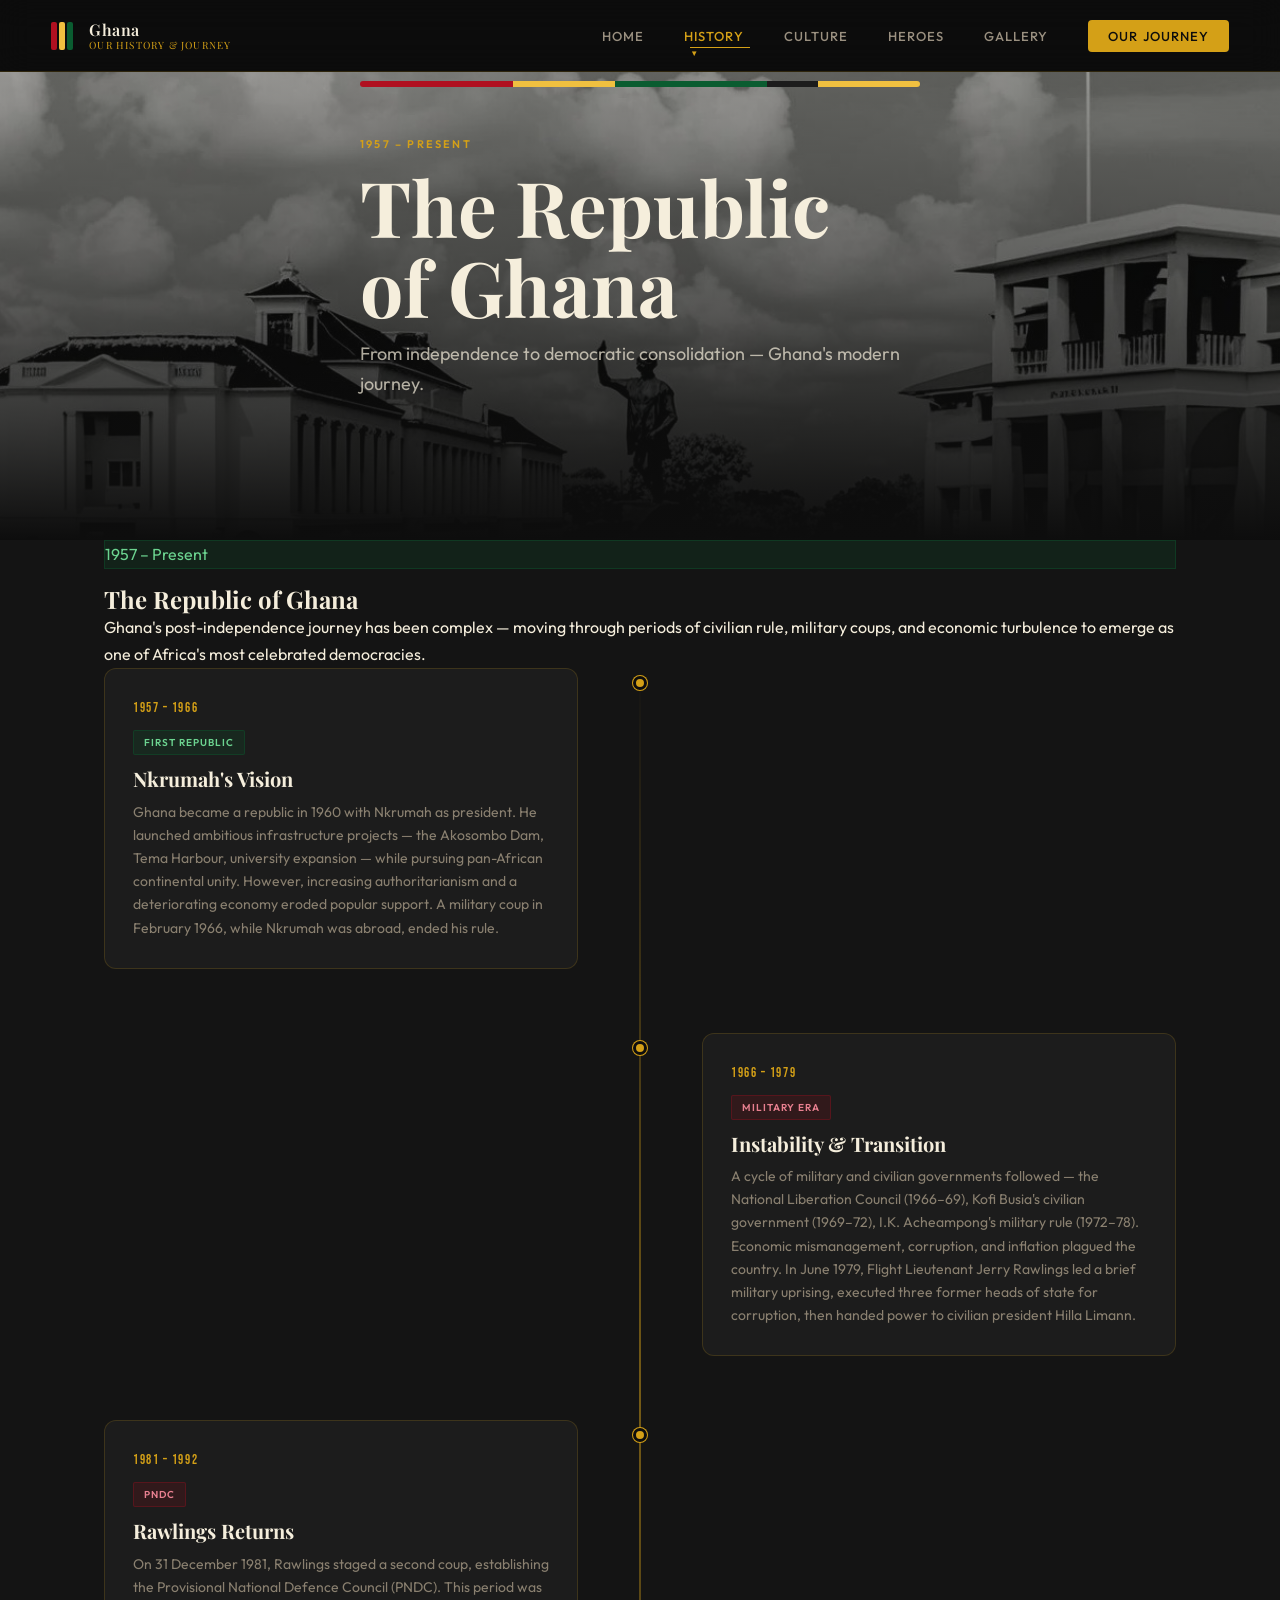
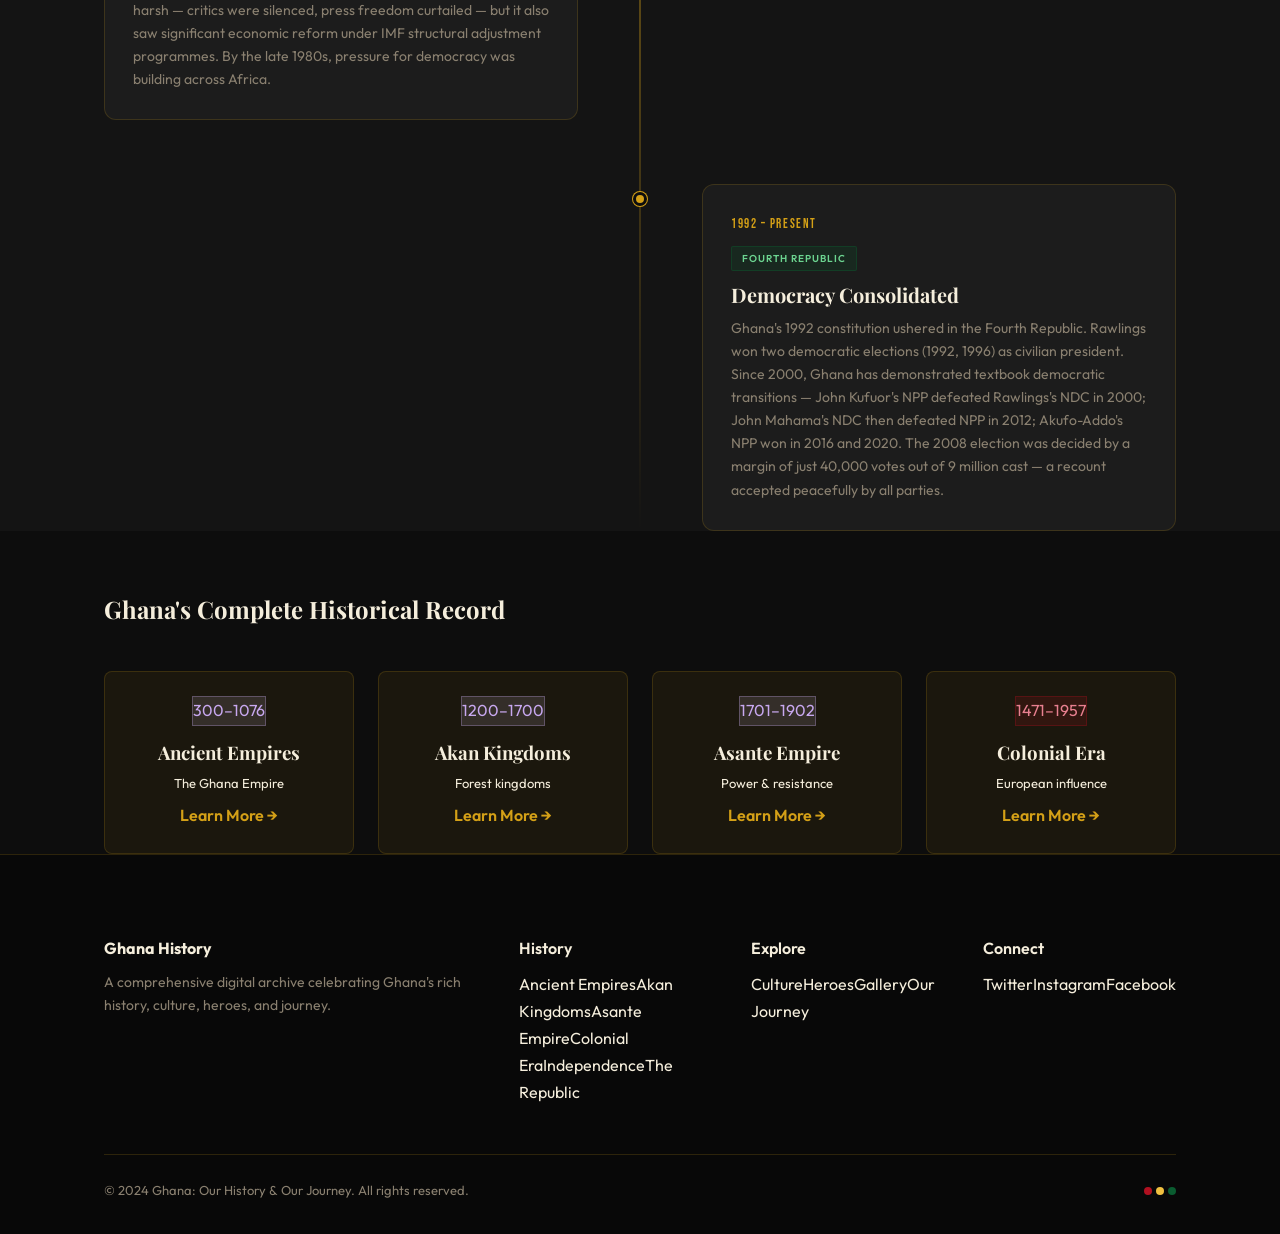
<file: republic.html>
<!DOCTYPE html>
<html lang="en">
<head>
  <meta charset="UTF-8"/>
  <meta name="viewport" content="width=device-width,initial-scale=1.0"/>
  <title>The Republic of Ghana — Our History &amp; Our Journey</title>
  <link rel="stylesheet" href="style.css"/>
  <style>
    .related-sections {
      display: grid; grid-template-columns: repeat(4,1fr); gap: 1.5rem; margin-top: 3rem;
    }
    .related-card {
      background: rgba(212,160,23,0.07); border: 1px solid var(--border);
      border-radius: 8px; padding: 1.5rem; text-align: center;
      transition: all 0.3s;
    }
    .related-card:hover { background: rgba(212,160,23,0.12); transform: translateY(-4px); }
    .related-card a { color: var(--gold); font-weight: 600; }
    @media(max-width:768px){ .related-sections { grid-template-columns: repeat(2,1fr); } }
  </style>
</head>
<body>

<nav>
  <a href="index.html" class="nav-logo">
    <div class="flag-bar"><span></span><span></span><span></span></div>
    <div class="logo-text">Ghana<span>Our History &amp; Journey</span></div>
  </a>
  <ul class="nav-links">
    <li><a href="index.html">Home</a></li>
    <li class="nav-dropdown">
      <a href="history.html">History</a>
      <div class="dropdown-menu">
        <a href="ancient-empires.html">Ancient Empires</a>
        <a href="akan-kingdoms.html">Akan Kingdoms</a>
        <a href="asante-empire.html">Asante Empire</a>
        <a href="colonial-era.html">Colonial Era</a>
        <a href="independence.html">Independence</a>
        <a href="republic.html">The Republic</a>
      </div>
    </li>
    <li><a href="culture.html">Culture</a></li>
    <li><a href="heroes.html">Heroes</a></li>
    <li><a href="gallery.html">Gallery</a></li>
    <li><a href="journey.html" class="nav-cta">Our Journey</a></li>
  </ul>
  <div class="hamburger" id="hamburger"><span></span><span></span><span></span></div>
</nav>
<div class="mobile-menu" id="mobile-menu">
  <a href="index.html">Home</a>
  <div class="mobile-dropdown">
    <a href="history.html" class="mobile-dropdown-toggle">History</a>
    <div class="mobile-dropdown-menu">
      <a href="ancient-empires.html">Ancient Empires</a>
      <a href="akan-kingdoms.html">Akan Kingdoms</a>
      <a href="asante-empire.html">Asante Empire</a>
      <a href="colonial-era.html">Colonial Era</a>
      <a href="independence.html">Independence</a>
      <a href="republic.html">The Republic</a>
    </div>
  </div>
  <a href="culture.html">Culture</a>
  <a href="heroes.html">Heroes</a>
  <a href="gallery.html">Gallery</a>
  <a href="journey.html">Our Journey</a>
</div>

<!-- PAGE HERO -->
<div class="page-hero">
  <div class="bg" style="background-image: url('/imgaes/history.jpg');"></div>
  <div class="container">
    <div class="kente-rule"><span></span><span></span><span></span><span></span><span></span></div>
    <span class="overline fade-in delay-1">1957 – Present</span>
    <h1 class="fade-up delay-2">The Republic<br>of Ghana</h1>
    <p class="sub fade-up delay-3">From independence to democratic consolidation — Ghana's modern journey.</p>
  </div>
</div>

<!-- CONTENT -->
<section class="era-section" style="background:var(--dark2);">
  <div class="container">
    <div class="era-header">
      <div>
        <div class="tag tag-modern" style="margin-bottom:1rem;">1957 – Present</div>
        <h2>The Republic of Ghana</h2>
      </div>
      <p>Ghana's post-independence journey has been complex — moving through periods of civilian rule, military coups, and economic turbulence to emerge as one of Africa's most celebrated democracies.</p>
    </div>

    <!-- TIMELINE -->
    <div class="timeline">
      <div class="tl-item" data-reveal>
        <div class="tl-content">
          <div class="era">1957 – 1966</div>
          <div class="tag tag-modern">First Republic</div>
          <h3>Nkrumah's Vision</h3>
          <p>Ghana became a republic in 1960 with Nkrumah as president. He launched ambitious infrastructure projects — the Akosombo Dam, Tema Harbour, university expansion — while pursuing pan-African continental unity. However, increasing authoritarianism and a deteriorating economy eroded popular support. A military coup in February 1966, while Nkrumah was abroad, ended his rule.</p>
        </div>
        <div class="tl-dot"><div class="dot"></div></div>
        <div class="tl-empty"></div>
      </div>

      <div class="tl-item" data-reveal>
        <div class="tl-empty"></div>
        <div class="tl-dot"><div class="dot"></div></div>
        <div class="tl-content">
          <div class="era">1966 – 1979</div>
          <div class="tag tag-colonial">Military Era</div>
          <h3>Instability &amp; Transition</h3>
          <p>A cycle of military and civilian governments followed — the National Liberation Council (1966–69), Kofi Busia's civilian government (1969–72), I.K. Acheampong's military rule (1972–78). Economic mismanagement, corruption, and inflation plagued the country. In June 1979, Flight Lieutenant Jerry Rawlings led a brief military uprising, executed three former heads of state for corruption, then handed power to civilian president Hilla Limann.</p>
        </div>
      </div>

      <div class="tl-item" data-reveal>
        <div class="tl-content">
          <div class="era">1981 – 1992</div>
          <div class="tag tag-colonial">PNDC</div>
          <h3>Rawlings Returns</h3>
          <p>On 31 December 1981, Rawlings staged a second coup, establishing the Provisional National Defence Council (PNDC). This period was harsh — critics were silenced, press freedom curtailed — but it also saw significant economic reform under IMF structural adjustment programmes. By the late 1980s, pressure for democracy was building across Africa.</p>
        </div>
        <div class="tl-dot"><div class="dot"></div></div>
        <div class="tl-empty"></div>
      </div>

      <div class="tl-item" data-reveal>
        <div class="tl-empty"></div>
        <div class="tl-dot"><div class="dot"></div></div>
        <div class="tl-content">
          <div class="era">1992 – Present</div>
          <div class="tag tag-modern">Fourth Republic</div>
          <h3>Democracy Consolidated</h3>
          <p>Ghana's 1992 constitution ushered in the Fourth Republic. Rawlings won two democratic elections (1992, 1996) as civilian president. Since 2000, Ghana has demonstrated textbook democratic transitions — John Kufuor's NPP defeated Rawlings's NDC in 2000; John Mahama's NDC then defeated NPP in 2012; Akufo-Addo's NPP won in 2016 and 2020. The 2008 election was decided by a margin of just 40,000 votes out of 9 million cast — a recount accepted peacefully by all parties.</p>
        </div>
      </div>
    </div>
  </div>
</section>

<!-- RELATED SECTIONS -->
<section class="era-section">
  <div class="container">
    <div class="era-header">
      <h2>Ghana's Complete Historical Record</h2>
    </div>
    <div class="related-sections">
      <div class="related-card">
        <div class="tag tag-empire" style="margin-bottom:0.5rem; display:inline-block;">300–1076</div>
        <h3 style="margin:0.5rem 0;">Ancient Empires</h3>
        <p style="font-size:13px; margin:0.5rem 0;">The Ghana Empire</p>
        <a href="ancient-empires.html">Learn More →</a>
      </div>
      <div class="related-card">
        <div class="tag tag-empire" style="margin-bottom:0.5rem; display:inline-block;">1200–1700</div>
        <h3 style="margin:0.5rem 0;">Akan Kingdoms</h3>
        <p style="font-size:13px; margin:0.5rem 0;">Forest kingdoms</p>
        <a href="akan-kingdoms.html">Learn More →</a>
      </div>
      <div class="related-card">
        <div class="tag tag-empire" style="margin-bottom:0.5rem; display:inline-block;">1701–1902</div>
        <h3 style="margin:0.5rem 0;">Asante Empire</h3>
        <p style="font-size:13px; margin:0.5rem 0;">Power & resistance</p>
        <a href="asante-empire.html">Learn More →</a>
      </div>
      <div class="related-card">
        <div class="tag tag-colonial" style="margin-bottom:0.5rem; display:inline-block;">1471–1957</div>
        <h3 style="margin:0.5rem 0;">Colonial Era</h3>
        <p style="font-size:13px; margin:0.5rem 0;">European influence</p>
        <a href="colonial-era.html">Learn More →</a>
      </div>
    </div>
  </div>
</section>

<!-- FOOTER -->
<footer class="footer">
  <div class="container">
    <div class="footer-grid">
      <div>
        <strong style="font-size:16px;">Ghana History</strong>
        <p style="margin-top:0.5rem; font-size:14px; color:var(--muted);">A comprehensive digital archive celebrating Ghana's rich history, culture, heroes, and journey.</p>
      </div>
      <div>
        <span style="font-weight:600; display:block; margin-bottom:0.5rem;">History</span>
        <a href="ancient-empires.html">Ancient Empires</a><a href="akan-kingdoms.html">Akan Kingdoms</a><a href="asante-empire.html">Asante Empire</a><a href="colonial-era.html">Colonial Era</a><a href="independence.html">Independence</a><a href="republic.html">The Republic</a>
      </div>
      <div>
        <span style="font-weight:600; display:block; margin-bottom:0.5rem;">Explore</span>
        <a href="culture.html">Culture</a><a href="heroes.html">Heroes</a><a href="gallery.html">Gallery</a><a href="journey.html">Our Journey</a>
      </div>
      <div>
        <span style="font-weight:600; display:block; margin-bottom:0.5rem;">Connect</span>
        <a href="#">Twitter</a><a href="#">Instagram</a><a href="#">Facebook</a>
      </div>
    </div>
    <div class="footer-bottom">
      <p>&copy; 2024 Ghana: Our History &amp; Our Journey. All rights reserved.</p>
      <div class="tricolour"><span style="background:var(--red);"></span><span style="background:var(--gold2);"></span><span style="background:var(--green);"></span></div>
    </div>
  </div>
</footer>

<script src="main.js"></script>
</body>
</html>
</file>
<file: style.css>
@import url('https://fonts.googleapis.com/css2?family=Playfair+Display:ital,wght@0,400;0,600;0,800;1,400;1,600&family=Outfit:wght@300;400;500;600&family=Bebas+Neue&display=swap');

/* ── Reset & Base ── */
*, *::before, *::after { box-sizing: border-box; margin: 0; padding: 0; }

:root {
  --gold:    #d4a017;
  --gold2:   #f0c040;
  --red:     #b01020;
  --green:   #0a5c30;
  --dark:    #0d0d0d;
  --dark2:   #141414;
  --dark3:   #1c1c1c;
  --surface: #1e1c18;
  --cream:   #f5eedc;
  --muted:   #8a8070;
  --border:  rgba(212,160,23,0.18);
  --ff-display: 'Playfair Display', serif;
  --ff-head:    'Bebas Neue', sans-serif;
  --ff-body:    'Outfit', sans-serif;
  --nav-h: 72px;
}

html { scroll-behavior: smooth; }

body {
  background: var(--dark);
  color: var(--cream);
  font-family: var(--ff-body);
  font-size: 16px;
  line-height: 1.7;
  overflow-x: hidden;
}

a { color: inherit; text-decoration: none; }
img { max-width: 100%; display: block; }
h1,h2,h3,h4 { font-family: var(--ff-display); font-weight: 700; line-height: 1.2; }

/* ── Scrollbar ── */
::-webkit-scrollbar { width: 6px; }
::-webkit-scrollbar-track { background: var(--dark2); }
::-webkit-scrollbar-thumb { background: var(--gold); border-radius: 3px; }

/* ══════════════════════════
   NAVIGATION
══════════════════════════ */
nav {
  position: fixed; top: 0; left: 0; right: 0; z-index: 1000;
  height: var(--nav-h);
  display: flex; align-items: center; justify-content: space-between;
  padding: 0 4%;
  background: rgba(13,13,13,0.92);
  backdrop-filter: blur(16px);
  border-bottom: 0.5px solid var(--border);
  transition: background 0.3s;
}

.nav-logo {
  display: flex; align-items: center; gap: 10px;
}
.nav-logo .flag-bar {
  display: flex; gap: 2px;
  width: 28px;
}
.nav-logo .flag-bar span {
  display: block; width: 6px; height: 28px; border-radius: 2px;
}
.nav-logo .flag-bar span:nth-child(1) { background: var(--red); }
.nav-logo .flag-bar span:nth-child(2) { background: var(--gold2); }
.nav-logo .flag-bar span:nth-child(3) { background: var(--green); }
.nav-logo .logo-text {
  font-family: var(--ff-display); font-size: 16px; font-weight: 600;
  color: var(--cream); letter-spacing: 0.03em; line-height: 1.2;
}
.nav-logo .logo-text span { display: block; font-size: 10px; font-weight: 300; color: var(--gold); letter-spacing: 0.12em; text-transform: uppercase; }

.nav-links {
  display: flex; align-items: center; gap: 2.5rem;
  list-style: none;
}
.nav-links a {
  font-size: 13px; font-weight: 500; letter-spacing: 0.08em;
  text-transform: uppercase; color: #9a9080;
  transition: color 0.2s;
  position: relative;
}
.nav-links a::after {
  content: ''; position: absolute; bottom: -4px; left: 0;
  width: 0; height: 1px; background: var(--gold);
  transition: width 0.3s;
}
.nav-links a:hover,
.nav-links a.active { color: var(--gold); }
.nav-links a:hover::after,
.nav-links a.active::after { width: 100%; }

.nav-cta {
  background: var(--gold); color: var(--dark) !important;
  padding: 8px 20px; border-radius: 4px;
  font-weight: 600; letter-spacing: 0.06em;
  transition: background 0.2s, transform 0.15s !important;
}
.nav-cta:hover { background: var(--gold2) !important; transform: translateY(-1px); }
.nav-cta::after { display: none !important; }

/* ── Dropdown Menu ── */
.nav-dropdown {
  position: relative;
}
.nav-dropdown > a::after {
  content: '▼';
  font-size: 8px;
  margin-left: 6px;
  vertical-align: -1px;
  transition: transform 0.2s ease;
}
.nav-dropdown:hover > a::after {
  transform: rotate(180deg);
}
.dropdown-menu {
  display: none; position: absolute; top: calc(100% + 8px); left: 0;
  background: rgba(20,20,20,0.98); backdrop-filter: blur(20px);
  border: 1px solid var(--border);
  border-radius: 6px;
  min-width: 160px; padding: 0.5rem 0;
  flex-direction: column; z-index: 1001;
}
.dropdown-menu::before {
  content: ''; position: absolute; top: -12px; left: 0; right: 0;
  height: 12px; background: transparent;
}
.nav-dropdown:hover .dropdown-menu {
  display: flex;
}
.dropdown-menu a {
  padding: 10px 16px; font-size: 12px; font-weight: 400;
  text-transform: uppercase; letter-spacing: 0.06em;
  color: #9a9080; transition: all 0.2s;
  position: relative;
  display: block;
  white-space: nowrap;
}
.dropdown-menu a:hover { color: var(--gold); background: rgba(212,160,23,0.08); }
.dropdown-menu a::after { display: none !important; }

.hamburger {
  display: none; flex-direction: column; gap: 5px;
  cursor: pointer; padding: 4px;
}
.hamburger span { display: block; width: 24px; height: 2px; background: var(--cream); border-radius: 2px; transition: all 0.3s; }

.mobile-menu {
  display: none; position: fixed; top: var(--nav-h); left: 0; right: 0;
  background: rgba(13,13,13,0.98); backdrop-filter: blur(20px);
  padding: 2rem; z-index: 999;
  border-bottom: 1px solid var(--border);
  flex-direction: column; gap: 1.5rem;
}
.mobile-menu.open { display: flex; }
.mobile-menu a {
  font-size: 15px; font-weight: 500; letter-spacing: 0.06em;
  text-transform: uppercase; color: #9a9080;
  padding: 0.5rem 0; border-bottom: 0.5px solid var(--border);
  transition: color 0.2s;
}
.mobile-menu a:hover { color: var(--gold); }

/* ── Mobile Dropdown ── */
.mobile-dropdown {
  display: flex; flex-direction: column; gap: 0;
}
.mobile-dropdown-toggle {
  display: flex; justify-content: space-between; align-items: center;
}
.mobile-dropdown-toggle::after {
  content: '▼'; font-size: 10px; color: var(--gold);
  transition: transform 0.3s;
}
.mobile-dropdown-menu {
  display: none; flex-direction: column; gap: 0;
  background: rgba(212,160,23,0.08); border-left: 2px solid var(--gold);
  margin: 0.5rem 0 0 0; padding: 0.5rem 0 0 1rem;
}
.mobile-dropdown.open .mobile-dropdown-menu {
  display: flex;
}
.mobile-dropdown.open .mobile-dropdown-toggle::after {
  transform: rotate(180deg);
}
.mobile-dropdown-menu a {
  padding: 0.75rem 0; font-size: 13px; border: none;
}

/* ══════════════════════════
   UTILITY CLASSES
══════════════════════════ */
.container { max-width: 1200px; margin: 0 auto; padding: 0 5%; }
.section { padding: 100px 0; }
.section-sm { padding: 60px 0; }

.kente-rule {
  height: 6px; border-radius: 3px; overflow: hidden;
  display: flex; margin: 0 0 3rem;
}
.kente-rule span:nth-child(1) { flex: 3; background: var(--red); }
.kente-rule span:nth-child(2) { flex: 2; background: var(--gold2); }
.kente-rule span:nth-child(3) { flex: 3; background: var(--green); }
.kente-rule span:nth-child(4) { flex: 1; background: var(--dark3); }
.kente-rule span:nth-child(5) { flex: 2; background: var(--gold2); }

.overline {
  font-size: 11px; font-weight: 600; letter-spacing: 0.2em;
  text-transform: uppercase; color: var(--gold);
  display: block; margin-bottom: 0.75rem;
}

.badge {
  display: inline-block; font-size: 11px; font-weight: 600;
  letter-spacing: 0.1em; text-transform: uppercase;
  padding: 4px 12px; border-radius: 2px;
  border: 1px solid var(--gold); color: var(--gold);
}

.btn {
  display: inline-flex; align-items: center; gap: 8px;
  padding: 14px 32px; border-radius: 4px;
  font-family: var(--ff-body); font-size: 13px; font-weight: 600;
  letter-spacing: 0.1em; text-transform: uppercase;
  cursor: pointer; border: none; transition: all 0.25s;
}
.btn-gold { background: var(--gold); color: var(--dark); }
.btn-gold:hover { background: var(--gold2); transform: translateY(-2px); box-shadow: 0 8px 24px rgba(212,160,23,0.3); }
.btn-outline { background: transparent; color: var(--cream); border: 1px solid rgba(245,238,220,0.3); }
.btn-outline:hover { border-color: var(--gold); color: var(--gold); }
.btn-red { background: var(--red); color: #fff; }
.btn-red:hover { background: #c82030; transform: translateY(-2px); }

.grid-2 { display: grid; grid-template-columns: 1fr 1fr; gap: 3rem; align-items: center; }
.grid-3 { display: grid; grid-template-columns: repeat(3,1fr); gap: 1.5rem; }
.grid-4 { display: grid; grid-template-columns: repeat(4,1fr); gap: 1.5rem; }

/* ── Cards ── */
.card {
  background: var(--dark3); border: 0.5px solid var(--border);
  border-radius: 12px; overflow: hidden;
  transition: transform 0.3s, box-shadow 0.3s;
}
.card:hover { transform: translateY(-6px); box-shadow: 0 20px 50px rgba(0,0,0,0.5); }

.card-img { height: 220px; overflow: hidden; }
.card-img img { width: 100%; height: 100%; object-fit: cover; transition: transform 0.5s; }
.card:hover .card-img img { transform: scale(1.06); }
.card-body { padding: 1.5rem; }
.card-body .overline { margin-bottom: 0.4rem; }
.card-body h3 { font-size: 20px; margin-bottom: 0.6rem; }
.card-body p { font-size: 14px; color: var(--muted); line-height: 1.6; }

/* ── Section heading pattern ── */
.section-title { margin-bottom: 3.5rem; }
.section-title h2 { font-size: clamp(36px, 5vw, 56px); }
.section-title p { font-size: 16px; color: var(--muted); max-width: 560px; margin-top: 0.75rem; line-height: 1.7; }

/* ── Page hero ── */
.page-hero {
  min-height: 52vh; display: flex; align-items: flex-end;
  padding-bottom: 140px;
  position: relative; overflow: hidden;
  margin-top: var(--nav-h);
}
.page-hero .bg {
  position: absolute; inset: 0;
  background-size: cover; background-position: center;
}
.page-hero .bg::after {
  content: ''; position: absolute; inset: 0;
  background: linear-gradient(to top, rgba(13,13,13,1) 0%, rgba(13,13,13,0.6) 50%, rgba(13,13,13,0.3) 100%);
}
.page-hero .container { position: relative; z-index: 1; }
.page-hero h1 { font-size: clamp(40px,6vw,80px); line-height: 1.05; }
.page-hero .sub { font-size: 18px; color: rgba(245,238,220,0.7); margin-top: 0.75rem; max-width: 560px; }

/* ── Timeline ── */
.timeline { position: relative; }
.timeline::before {
  content: ''; position: absolute; left: 50%; top: 0; bottom: 0;
  width: 1px; background: linear-gradient(to bottom, transparent, var(--gold), transparent);
  transform: translateX(-50%);
}
.tl-item {
  display: grid; grid-template-columns: 1fr 60px 1fr;
  gap: 2rem; margin-bottom: 4rem; align-items: start;
}
.tl-item:nth-child(even) .tl-content { order: 3; }
.tl-item:nth-child(even) .tl-dot    { order: 2; }
.tl-item:nth-child(even) .tl-empty  { order: 1; }
.tl-dot {
  display: flex; align-items: flex-start; justify-content: center;
  padding-top: 8px;
}
.tl-dot .dot {
  width: 14px; height: 14px; border-radius: 50%;
  background: var(--gold); border: 3px solid var(--dark);
  box-shadow: 0 0 0 1px var(--gold);
  flex-shrink: 0;
}
.tl-content {
  background: var(--dark3); border: 0.5px solid var(--border);
  border-radius: 12px; padding: 1.75rem;
}
.tl-content .era {
  font-family: var(--ff-head); font-size: 13px; letter-spacing: 0.12em;
  color: var(--gold); margin-bottom: 0.5rem;
}
.tl-content h3 { font-size: 20px; margin-bottom: 0.6rem; }
.tl-content p  { font-size: 14px; color: var(--muted); line-height: 1.65; }
.tl-content .tag {
  display: inline-block; font-size: 10px; font-weight: 600;
  letter-spacing: 0.1em; text-transform: uppercase;
  padding: 3px 10px; border-radius: 2px; margin-bottom: 0.75rem;
}
.tag-empire   { background: rgba(224,212,245,0.12); color: #c8a8f0; border: 1px solid rgba(200,168,240,0.3); }
.tag-colonial { background: rgba(176,16,32,0.15); color: #e88090; border: 1px solid rgba(176,16,32,0.3); }
.tag-modern   { background: rgba(10,92,48,0.2); color: #6cd490; border: 1px solid rgba(10,92,48,0.4); }

/* ── Quote block ── */
.blockquote {
  border-left: 4px solid var(--gold); padding: 1.5rem 2rem;
  background: rgba(212,160,23,0.06); border-radius: 0 8px 8px 0;
  margin: 2.5rem 0;
}
.blockquote p { font-family: var(--ff-display); font-size: 20px; font-style: italic; color: var(--cream); line-height: 1.5; }
.blockquote cite { display: block; font-size: 13px; color: var(--gold); margin-top: 0.75rem; font-style: normal; font-weight: 500; }

/* ── Stat strip ── */
.stat-strip {
  background: var(--surface); border: 0.5px solid var(--border);
  border-radius: 16px; padding: 3rem;
  display: grid; grid-template-columns: repeat(4,1fr);
  gap: 2rem; text-align: center;
}
.stat-item .val {
  font-family: var(--ff-head); font-size: 48px; color: var(--gold);
  line-height: 1;
}
.stat-item .lbl { font-size: 12px; color: var(--muted); text-transform: uppercase; letter-spacing: 0.1em; margin-top: 4px; }

/* ── Person card ── */
.person-card {
  background: var(--dark3); border: 0.5px solid var(--border);
  border-radius: 12px; overflow: hidden; text-align: center;
  transition: transform 0.3s, box-shadow 0.3s;
}
.person-card:hover { transform: translateY(-6px); box-shadow: 0 20px 50px rgba(0,0,0,0.5); }
.person-card .avatar {
  height: 200px; overflow: hidden; background: var(--surface);
}
.person-card .avatar img { width: 100%; height: 100%; object-fit: cover; object-position: top; }
.person-card .avatar-placeholder {
  height: 200px;
  display: flex; align-items: center; justify-content: center;
  font-family: var(--ff-head); font-size: 64px; color: var(--gold);
}
.person-card .info { padding: 1.25rem 1rem; }
.person-card h3 { font-size: 18px; margin-bottom: 2px; }
.person-card .role { font-size: 11px; color: var(--gold); letter-spacing: 0.1em; text-transform: uppercase; margin-bottom: 0.75rem; }
.person-card p { font-size: 13px; color: var(--muted); line-height: 1.55; }

/* ── Image + text split ── */
.split { display: grid; grid-template-columns: 1fr 1fr; gap: 5rem; align-items: center; }
.split.reverse .split-img { order: 2; }
.split.reverse .split-text { order: 1; }
.split-img { border-radius: 12px; overflow: hidden; position: relative; }
.split-img img { width: 100%; height: 420px; object-fit: cover; }
.split-img::after {
  content: ''; position: absolute; inset: 0; border-radius: 12px;
  border: 1px solid var(--border);
  pointer-events: none;
}
.split-text h2 { font-size: clamp(32px, 4vw, 48px); margin-bottom: 1rem; }
.split-text p  { color: var(--muted); line-height: 1.75; margin-bottom: 1rem; }

/* ── Gallery grid ── */
.gallery-grid {
  display: grid;
  grid-template-columns: repeat(3,1fr);
  grid-auto-rows: 240px;
  gap: 12px;
}
.gallery-grid .g-item {
  overflow: hidden; border-radius: 8px; position: relative; cursor: pointer;
}
.gallery-grid .g-item.tall { grid-row: span 2; }
.gallery-grid .g-item.wide { grid-column: span 2; }
.gallery-grid .g-item img { width: 100%; height: 100%; object-fit: cover; transition: transform 0.5s; }
.gallery-grid .g-item:hover img { transform: scale(1.08); }
.gallery-grid .g-item .overlay {
  position: absolute; inset: 0;
  background: linear-gradient(to top, rgba(13,13,13,0.8) 0%, transparent 50%);
  opacity: 0; transition: opacity 0.3s;
  display: flex; align-items: flex-end; padding: 1rem;
}
.gallery-grid .g-item:hover .overlay { opacity: 1; }
.gallery-grid .g-item .overlay span { font-size: 13px; font-weight: 500; }

/* ── Video embed ── */
.video-wrapper {
  border-radius: 12px; overflow: hidden; position: relative;
  padding-top: 56.25%;
  background: var(--dark3); border: 0.5px solid var(--border);
  width: 100%;
}
.video-wrapper iframe {
  position: absolute; inset: 0; width: 100%; height: 100%;
}
.video-wrapper.video-thumb {
  cursor: pointer;
  background-size: cover;
  background-position: center;
  display: flex;
  align-items: center;
  justify-content: center;
}
.video-wrapper.video-thumb::before {
  content: '';
  position: absolute;
  inset: 0;
  background: rgba(0,0,0,0.28);
}
.video-play {
  z-index: 1;
  width: 72px;
  height: 72px;
  border-radius: 50%;
  border: none;
  background: rgba(212,160,23,0.95);
  display: grid;
  place-items: center;
  box-shadow: 0 12px 30px rgba(0,0,0,0.2);
}
.video-play::after {
  content: '';
  display: block;
  width: 0;
  height: 0;
  border-left: 18px solid #111;
  border-top: 12px solid transparent;
  border-bottom: 12px solid transparent;
}
.video-thumb-label {
  position: absolute;
  bottom: 18px;
  left: 18px;
  right: 18px;
  z-index: 1;
  color: #fff;
  font-size: 14px;
  background: rgba(0,0,0,0.45);
  padding: 0.85rem 1rem;
  border-radius: 10px;
  text-align: center;
}

/* ── Kente pattern banner ── */
.kente-banner {
  height: 80px; overflow: hidden; position: relative;
}
.kente-banner .strips {
  display: flex; height: 100%;
}
.kente-banner .s { flex: 1; }

/* ── Footer ── */
footer {
  background: #080808; border-top: 0.5px solid var(--border);
  padding: 5rem 0 2rem;
}
.footer-grid {
  display: grid; grid-template-columns: 2fr 1fr 1fr 1fr;
  gap: 3rem; margin-bottom: 3rem;
}
.footer-brand p { font-size: 14px; color: var(--muted); line-height: 1.7; margin-top: 1rem; }
.footer-col h4 { font-family: var(--ff-body); font-size: 12px; font-weight: 600; letter-spacing: 0.12em; text-transform: uppercase; color: var(--gold); margin-bottom: 1rem; }
.footer-col a { display: block; font-size: 14px; color: var(--muted); margin-bottom: 0.5rem; transition: color 0.2s; }
.footer-col a:hover { color: var(--cream); }
.footer-bottom {
  border-top: 0.5px solid var(--border); padding-top: 1.5rem;
  display: flex; justify-content: space-between; align-items: center;
  font-size: 13px; color: var(--muted);
}
.footer-bottom .tricolour { display: flex; gap: 4px; align-items: center; }
.footer-bottom .tricolour span { width: 8px; height: 8px; border-radius: 50%; }

/* ── Animations ── */
@keyframes fadeUp { from { opacity: 0; transform: translateY(30px); } to { opacity: 1; transform: translateY(0); } }
@keyframes fadeIn { from { opacity: 0; } to { opacity: 1; } }
@keyframes slideRight { from { opacity: 0; transform: translateX(-30px); } to { opacity: 1; transform: translateX(0); } }

.fade-up   { animation: fadeUp   0.7s ease forwards; }
.fade-in   { animation: fadeIn   0.7s ease forwards; }
.slide-r   { animation: slideRight 0.7s ease forwards; }

.delay-1 { animation-delay: 0.1s; opacity: 0; }
.delay-2 { animation-delay: 0.25s; opacity: 0; }
.delay-3 { animation-delay: 0.4s; opacity: 0; }
.delay-4 { animation-delay: 0.55s; opacity: 0; }
.delay-5 { animation-delay: 0.7s; opacity: 0; }

/* ── Responsive ── */
@media (max-width: 1024px) {
  .grid-4 { grid-template-columns: repeat(2,1fr); }
  .stat-strip { grid-template-columns: repeat(2,1fr); }
  .footer-grid { grid-template-columns: 1fr 1fr; }
}
@media (max-width: 768px) {
  .nav-links { display: none; }
  .hamburger { display: flex; }
  .grid-2, .grid-3, .split { grid-template-columns: 1fr; }
  .split.reverse .split-img,
  .split.reverse .split-text { order: unset; }
  .timeline::before { left: 20px; }
  .tl-item { grid-template-columns: 40px 1fr; }
  .tl-empty { display: none; }
  .tl-item:nth-child(even) .tl-content,
  .tl-item:nth-child(even) .tl-dot,
  .tl-item:nth-child(even) .tl-empty { order: unset; }
  .gallery-grid { grid-template-columns: 1fr 1fr; }
  .gallery-grid .g-item.wide { grid-column: span 1; }
  .stat-strip { grid-template-columns: 1fr 1fr; padding: 2rem; }
  .footer-grid { grid-template-columns: 1fr; }
  .footer-bottom { flex-direction: column; gap: 1rem; text-align: center; }
}
@media (max-width: 480px) {
  .gallery-grid { grid-template-columns: 1fr; }
  .gallery-grid .g-item.tall { grid-row: span 1; }
}

/* ══════════════════════════
   ENHANCED ADDITIONS
══════════════════════════ */

/* ── Reading progress bar ── */
#reading-progress {
  position: fixed; top: 0; left: 0; z-index: 2000;
  height: 3px; width: 0%;
  background: linear-gradient(to right, var(--red), var(--gold2), var(--green));
  transition: width 0.1s linear;
}

/* ── Back to top button ── */
#back-top {
  position: fixed; bottom: 2rem; right: 2rem; z-index: 900;
  width: 44px; height: 44px; border-radius: 50%;
  background: var(--gold); color: var(--dark);
  border: none; cursor: pointer; font-size: 18px;
  display: flex; align-items: center; justify-content: center;
  opacity: 0; transform: translateY(10px);
  transition: opacity 0.3s, transform 0.3s;
  box-shadow: 0 4px 20px rgba(212,160,23,0.4);
}
#back-top.visible { opacity: 1; transform: translateY(0); }
#back-top:hover { background: var(--gold2); transform: translateY(-3px); }

/* ── Pull quote ── */
.pull-quote {
  font-family: var(--ff-display); font-size: clamp(22px,3vw,32px);
  font-style: italic; line-height: 1.4;
  color: var(--cream); text-align: center;
  padding: 3rem 4rem; position: relative;
  border-top: 1px solid var(--border);
  border-bottom: 1px solid var(--border);
  margin: 3rem 0;
}
.pull-quote::before {
  content: '\201C'; position: absolute; top: -0.2em; left: 1rem;
  font-size: 120px; color: rgba(212,160,23,0.12); font-family: var(--ff-display);
  line-height: 1;
}

/* ── Enhanced hero with parallax hint ── */
.hero-bg { will-change: transform; }

/* ── Table of contents sidebar style ── */
.toc-nav {
  position: sticky; top: calc(var(--nav-h) + 1rem);
  background: var(--dark3); border: 0.5px solid var(--border);
  border-radius: 12px; padding: 1.25rem;
}
.toc-nav h5 {
  font-family: var(--ff-body); font-size: 11px; font-weight: 600;
  letter-spacing: 0.14em; text-transform: uppercase; color: var(--gold);
  margin-bottom: 0.75rem;
}
.toc-nav a {
  display: block; font-size: 13px; color: var(--muted);
  padding: 4px 0; border-left: 2px solid transparent;
  padding-left: 10px; transition: all 0.2s;
}
.toc-nav a:hover { color: var(--cream); border-left-color: var(--gold); }
.toc-nav a.active { color: var(--gold); border-left-color: var(--gold); }

/* ── Comparison table ── */
.compare-table { width: 100%; border-collapse: collapse; margin: 2rem 0; }
.compare-table th {
  background: var(--dark3); border: 0.5px solid var(--border);
  padding: 0.75rem 1rem; font-size: 12px; font-weight: 600;
  letter-spacing: 0.08em; text-transform: uppercase; color: var(--gold);
  text-align: left;
}
.compare-table td {
  border: 0.5px solid var(--border); padding: 0.75rem 1rem;
  font-size: 14px; color: var(--muted); line-height: 1.5;
}
.compare-table tr:nth-child(even) td { background: rgba(255,255,255,0.02); }
.compare-table tr:hover td { background: rgba(212,160,23,0.04); }

/* ── Notification banner ── */
.info-banner {
  background: rgba(212,160,23,0.1); border: 1px solid rgba(212,160,23,0.25);
  border-radius: 8px; padding: 1rem 1.25rem;
  display: flex; gap: 0.75rem; align-items: flex-start; margin-bottom: 2rem;
}
.info-banner .ib-icon { font-size: 18px; flex-shrink: 0; margin-top: 1px; }
.info-banner p { font-size: 14px; color: var(--cream); line-height: 1.6; margin: 0; }

/* ── Two-tone section ── */
.two-tone {
  background: linear-gradient(to right, var(--dark2) 50%, var(--dark3) 50%);
}

/* ── Image caption overlay ── */
.img-caption-wrap { position: relative; border-radius: 12px; overflow: hidden; }
.img-caption-wrap img { width:100%; display:block; }
.img-caption-wrap .icw-cap {
  position: absolute; bottom:0; left:0; right:0;
  background: linear-gradient(to top, rgba(13,13,13,0.9) 0%, transparent 100%);
  padding: 2rem 1.25rem 1rem;
  font-size: 12px; color: rgba(245,238,220,0.75); font-style: italic;
}

/* ── Content nav dots (section indicators) ── */
.section-dots {
  position: fixed; right: 1.5rem; top: 50%;
  transform: translateY(-50%); z-index: 800;
  display: flex; flex-direction: column; gap: 8px;
}
.section-dots .sd { width: 6px; height: 6px; border-radius: 50%; background: rgba(255,255,255,0.2); cursor: pointer; transition: all 0.2s; }
.section-dots .sd.active { background: var(--gold); transform: scale(1.5); }
.section-dots .sd:hover { background: rgba(212,160,23,0.6); }

@media(max-width:768px) {
  .pull-quote { padding: 2rem 1.5rem; font-size: 20px; }
  .section-dots { display: none; }
}
</file>
